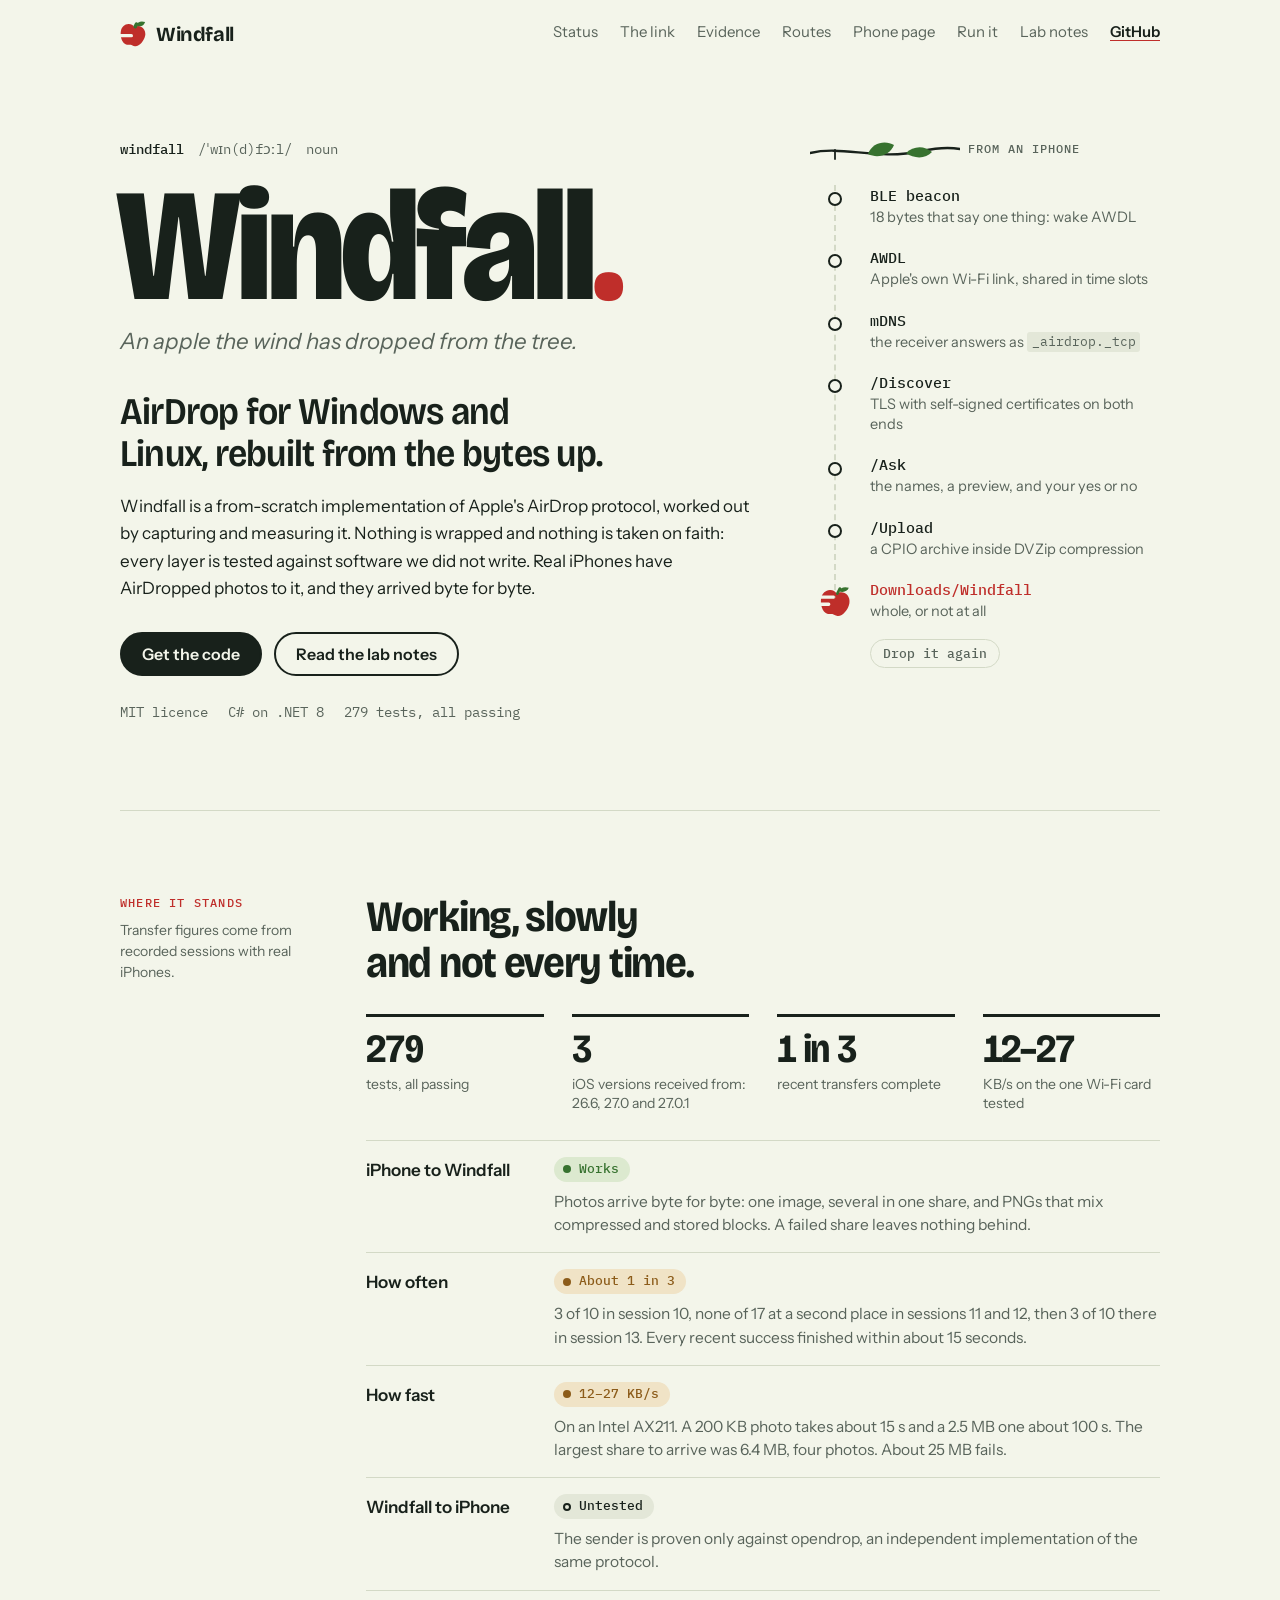
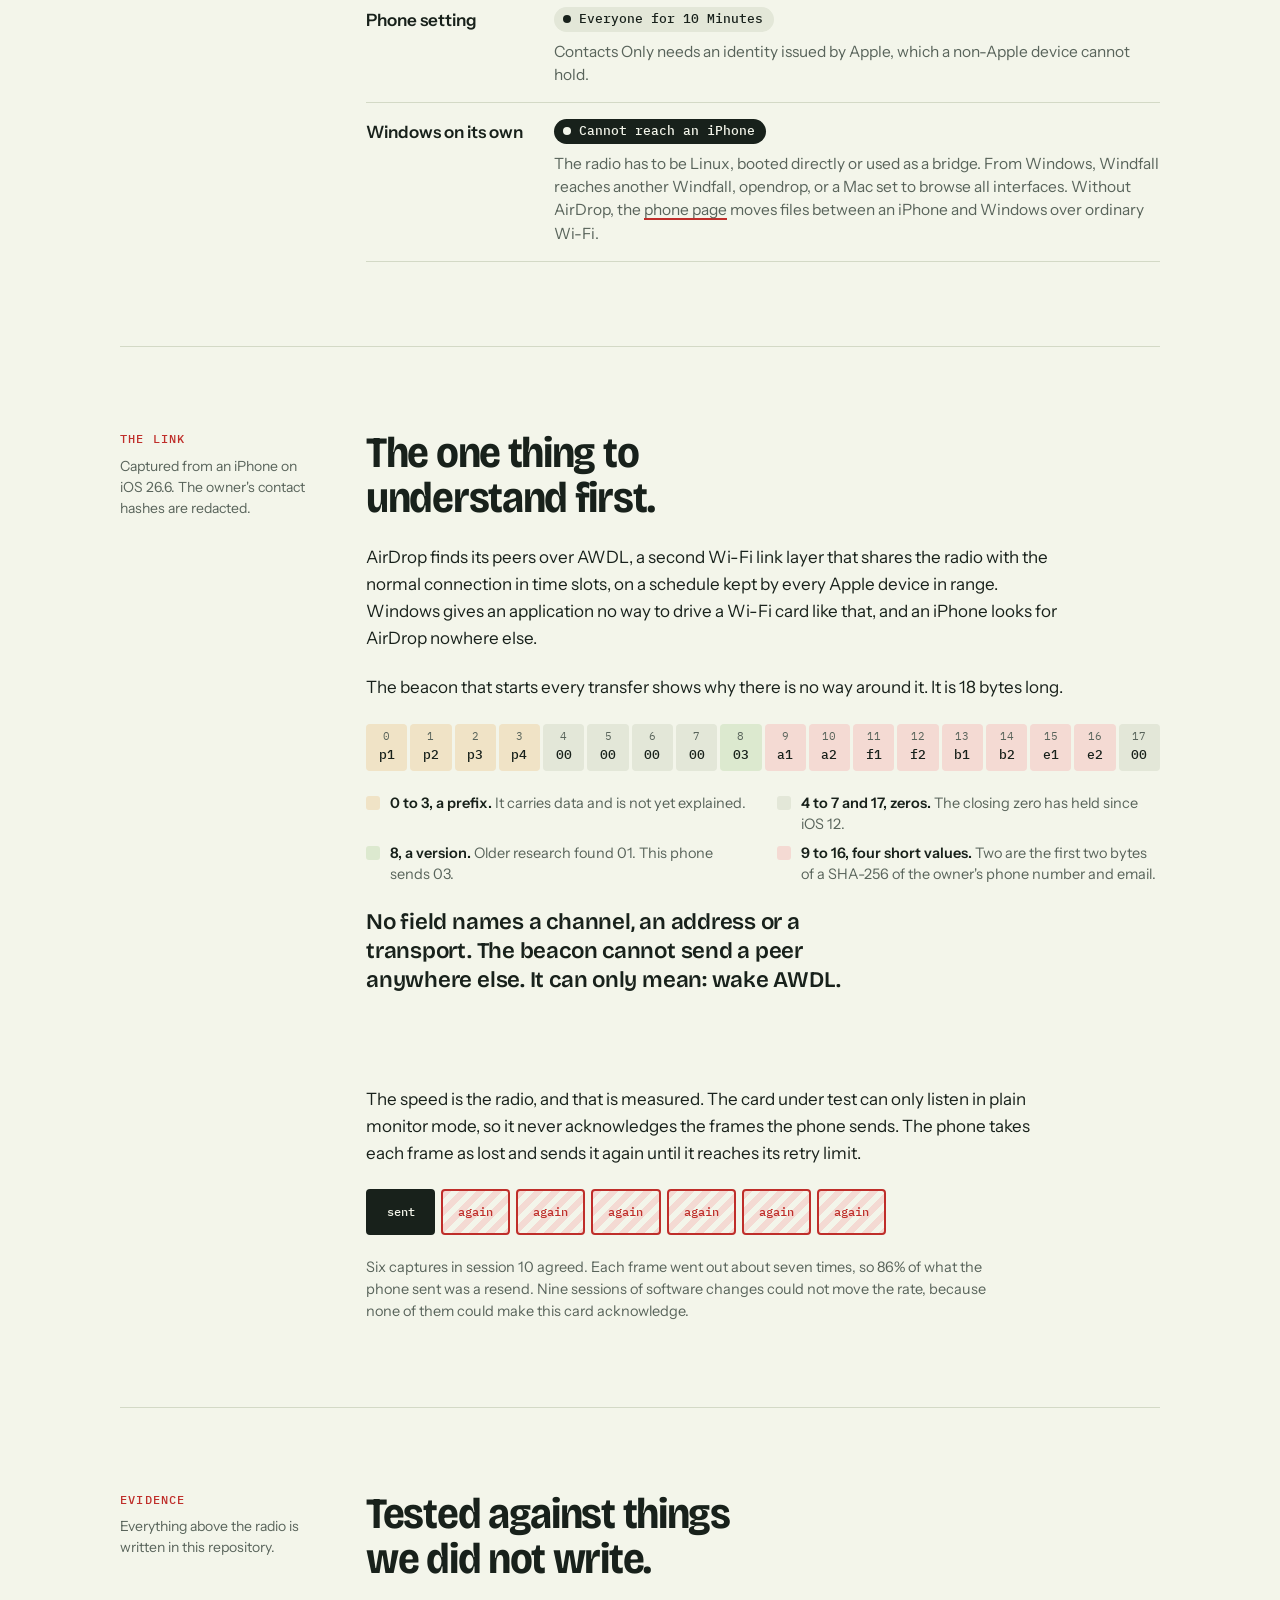
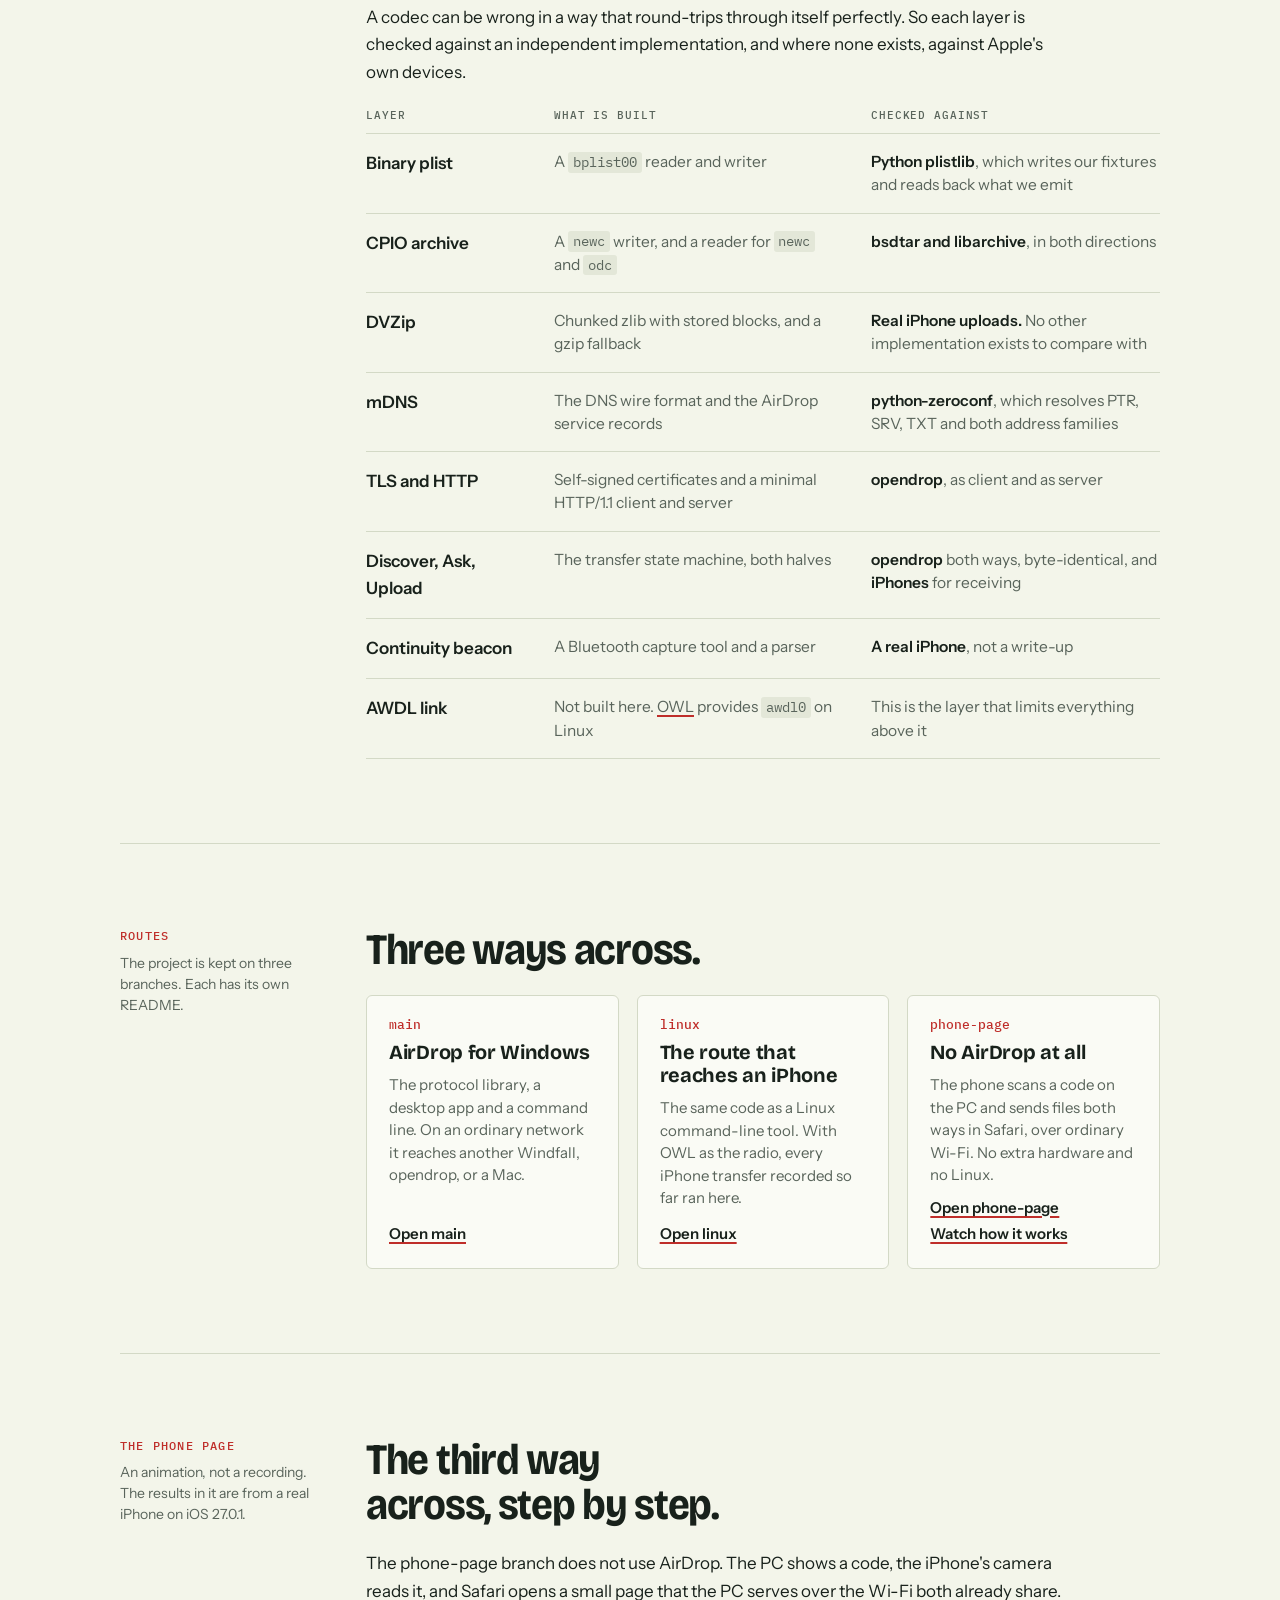
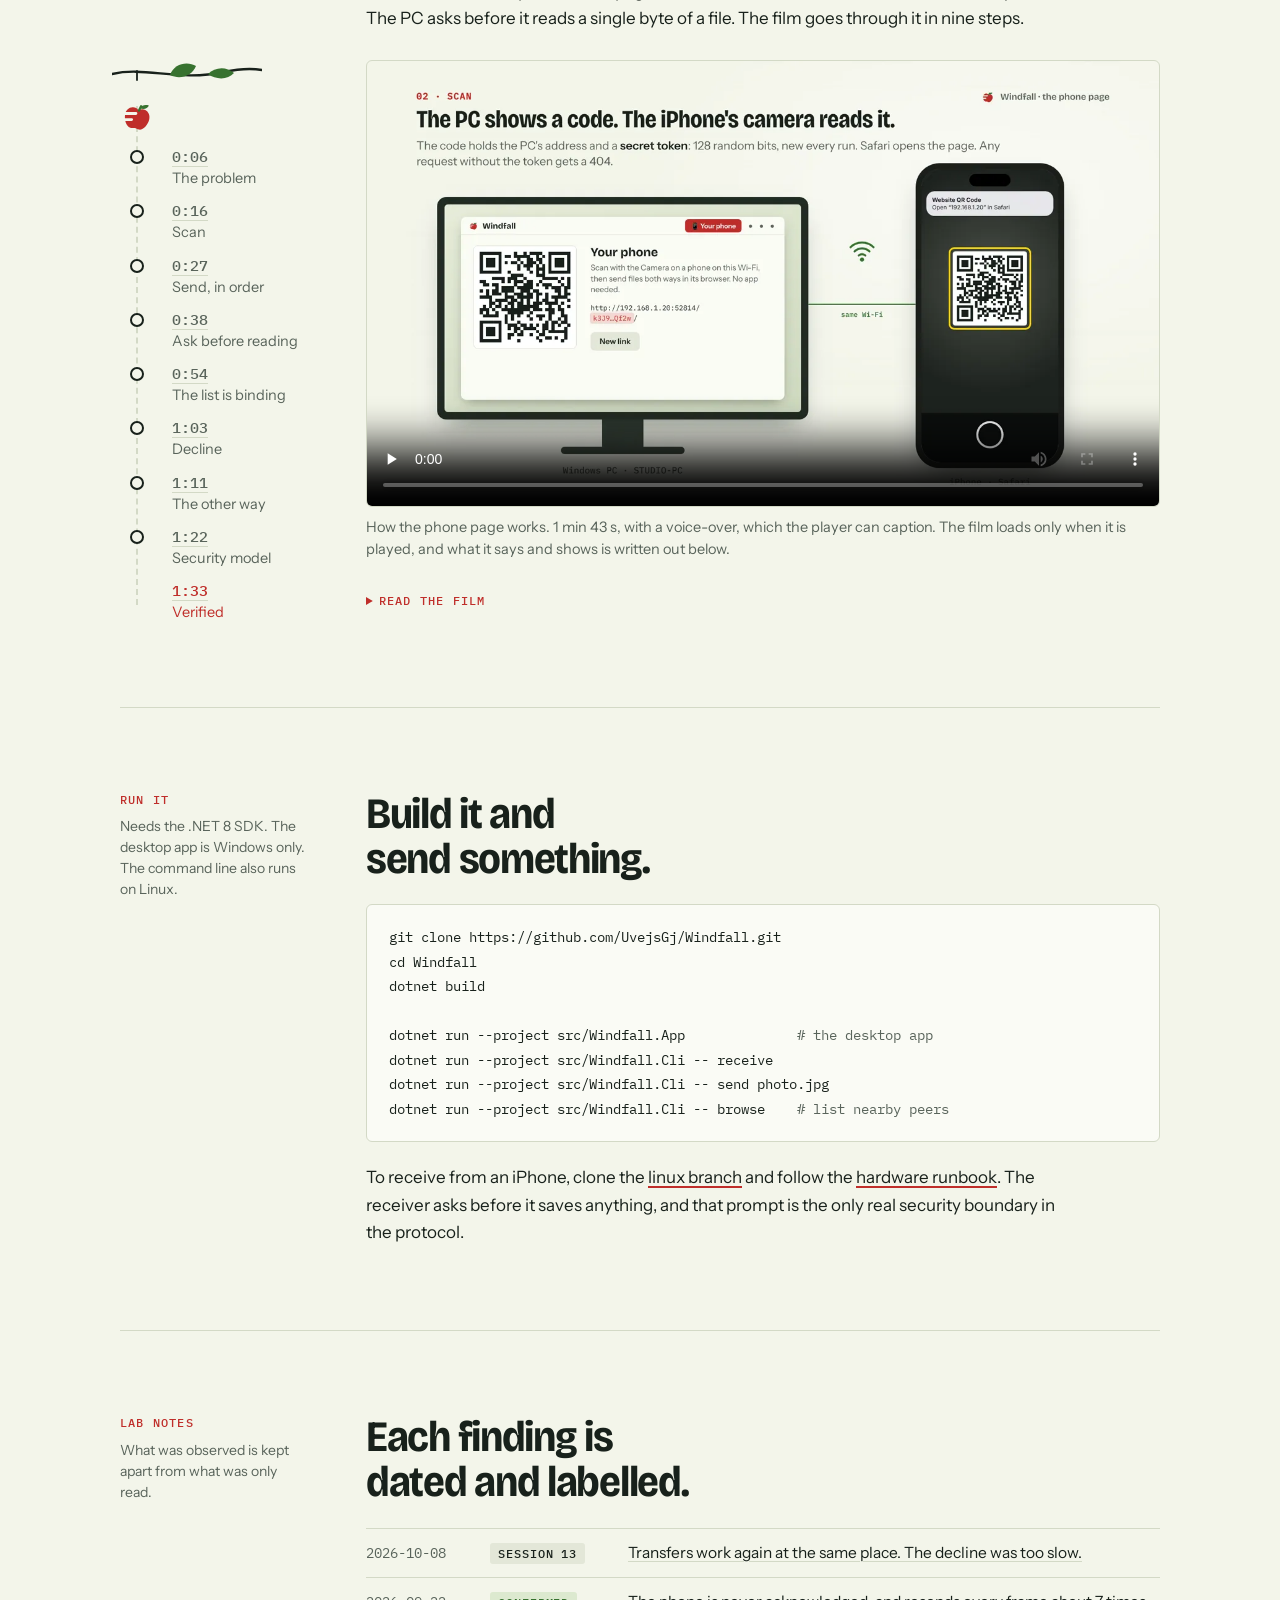
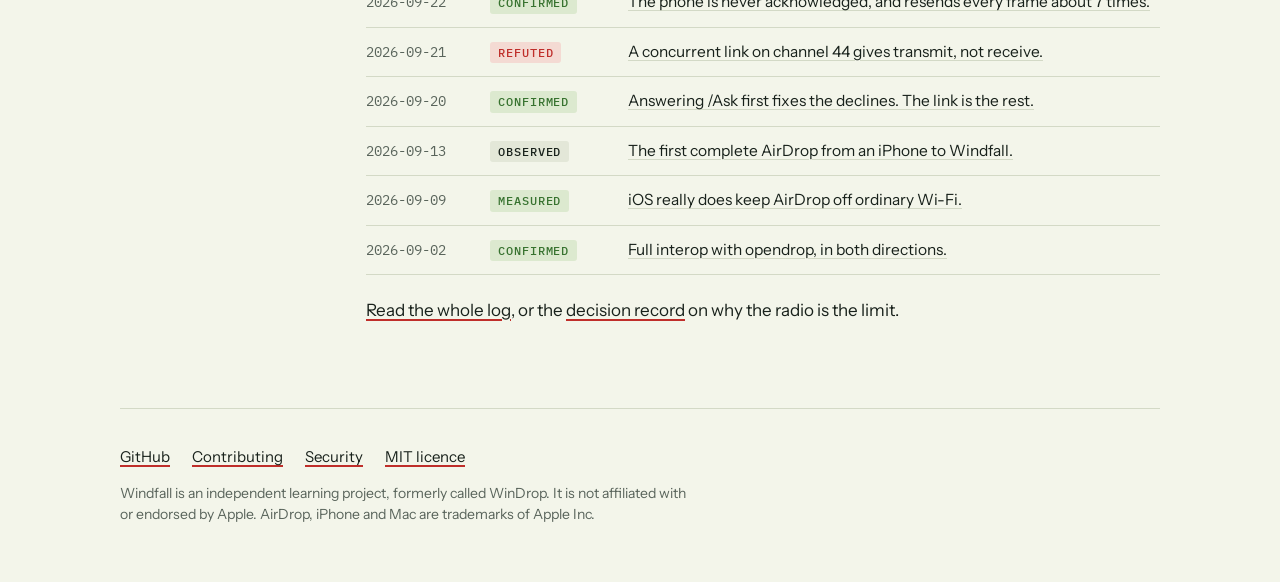
<file: index.html>
<!doctype html>
<html lang="en">
<head>
<meta charset="utf-8">
<meta name="viewport" content="width=device-width, initial-scale=1, viewport-fit=cover">
<title>Windfall</title>
<meta name="description" content="An AirDrop implementation for Windows and Linux, built from scratch by reverse-engineering the protocol and tested against real iPhones.">
<link rel="canonical" href="https://uvejsgj.github.io/windfall-site/">
<meta property="og:title" content="Windfall">
<meta property="og:description" content="AirDrop for Windows and Linux, rebuilt from the bytes up.">
<meta property="og:type" content="website">
<meta property="og:url" content="https://uvejsgj.github.io/windfall-site/">
<meta property="og:image" content="https://uvejsgj.github.io/windfall-site/social-card.png">
<meta property="og:image:width" content="1280">
<meta property="og:image:height" content="640">
<meta name="twitter:card" content="summary_large_image">
<link rel="icon" href="data:image/svg+xml,%3Csvg xmlns='http://www.w3.org/2000/svg' viewBox='0 0 16 16'%3E%3Cmask id='g' maskUnits='userSpaceOnUse' x='-4' y='-4' width='24' height='24'%3E%3Crect x='-4' y='-4' width='24' height='24' fill='%23fff'/%3E%3Cpath d='M-2 9H7' fill='none' stroke='%23000' stroke-width='2' stroke-linecap='round'/%3E%3C/mask%3E%3Cg mask='url(%23g)'%3E%3Cpath fill='%23BF2E2A' transform='translate(8.11 7.18) rotate(12) scale(0.2) translate(-50 -48)' d='M50 31C45 25 37 23 30 25C19 28 12 38 12 50C12 67 23 87 36 88C42 88.5 46 86 50 86C54 86 58 88.5 64 88C77 87 88 67 88 50C88 38 81 28 70 25C63 23 55 25 50 31Z'/%3E%3C/g%3E%3Cg fill='%2337722F' transform='translate(8.11 7.18) rotate(12) scale(0.2) translate(-50 -48)'%3E%3Crect x='46.5' y='14' width='11' height='20' rx='5.5' transform='rotate(14 52 30)'/%3E%3Cpath d='M54 24C56 12 66 7 79 8C78 20 68 28 54 24Z'/%3E%3C/g%3E%3C/svg%3E">
<link rel="stylesheet" href="https://fonts.googleapis.com/css2?family=Bricolage+Grotesque:opsz,wdth,wght@12..96,75..100,200..800&family=IBM+Plex+Mono:wght@400;500&family=Instrument+Sans:ital,wght@0,400..700;1,400..700&display=swap">
<link rel="stylesheet" href="site.css">
<script>
if ('IntersectionObserver' in window && !matchMedia('(prefers-reduced-motion: reduce)').matches) {
  document.documentElement.className = 'js';
  setTimeout(function () { if (!window.windfallReady) document.documentElement.className = ''; }, 2500);
}
</script>
<script src="site.js" defer></script>
</head>
<body>
<div class="page">

  <div class="top">
    <a class="brand" href="#top" aria-label="Windfall">
      <svg viewBox="0 0 16 16" aria-hidden="true"><mask id="wf-gust-a" maskUnits="userSpaceOnUse" x="-4" y="-4" width="24" height="24"><rect x="-4" y="-4" width="24" height="24" fill="#fff"/><path d="M-2 9H7" fill="none" stroke="#000" stroke-width="2" stroke-linecap="round"/></mask><g mask="url(#wf-gust-a)"><path fill="var(--skin)" transform="translate(8.11 7.18) rotate(12) scale(0.2) translate(-50 -48)" d="M50 31C45 25 37 23 30 25C19 28 12 38 12 50C12 67 23 87 36 88C42 88.5 46 86 50 86C54 86 58 88.5 64 88C77 87 88 67 88 50C88 38 81 28 70 25C63 23 55 25 50 31Z"/></g><g fill="var(--leaf)" transform="translate(8.11 7.18) rotate(12) scale(0.2) translate(-50 -48)"><rect x="46.5" y="14" width="11" height="20" rx="5.5" transform="rotate(14 52 30)"/><path d="M54 24C56 12 66 7 79 8C78 20 68 28 54 24Z"/></g></svg>
      Windfall
    </a>
    <nav aria-label="Sections">
      <a href="#status">Status</a>
      <a href="#link">The link</a>
      <a href="#evidence">Evidence</a>
      <a href="#routes">Routes</a>
      <a href="#phone-page">Phone page</a>
      <a href="#run">Run it</a>
      <a class="keep" href="notes.html">Lab notes</a>
      <a class="gh" href="https://github.com/UvejsGj/Windfall">GitHub</a>
    </nav>
  </div>

  <main id="top">
    <section class="hero">
      <div>
        <p class="defn"><b>windfall</b> <span>/ˈwɪn(d)fɔːl/</span> <span>noun</span></p>
        <h1>Windfall<span>.</span></h1>
        <p class="meaning">An apple the wind has dropped from the tree.</p>

        <p class="thesis">AirDrop for Windows and Linux, rebuilt from the bytes up.</p>
        <p class="lede">Windfall is a from-scratch implementation of Apple's AirDrop protocol, worked out by capturing and measuring it. Nothing is wrapped and nothing is taken on faith: every layer is tested against software we did not write. Real iPhones have AirDropped photos to it, and they arrived byte for byte.</p>

        <div class="cta">
          <a class="btn solid" href="https://github.com/UvejsGj/Windfall">Get the code</a>
          <a class="btn" href="notes.html">Read the lab notes</a>
        </div>
        <ul class="facts">
          <li>MIT licence</li>
          <li>C# on .NET 8</li>
          <li>279 tests, all passing</li>
        </ul>
      </div>

      <div class="drop-wrap">
        <svg class="twig" viewBox="0 0 150 46" aria-hidden="true">
          <path d="M0 14C34 6 66 22 112 12c14-3 26-4 38-2" fill="none" stroke="var(--seed)" stroke-width="2.4" stroke-linecap="round"/>
          <path d="M25 11v9" fill="none" stroke="var(--seed)" stroke-width="1.8" stroke-linecap="round"/>
          <path class="lf" d="M58 15C62 3 76 1 84 6 80 16 68 20 58 15Z" fill="var(--leaf)"/>
          <path class="lf" d="M96 14c8 6 20 6 26-1-8-7-19-6-26 1Z" fill="var(--leaf)"/>
        </svg>
        <span class="drop-cap">From an iPhone</span>
        <ol class="drop" aria-label="What a file passes through on its way in">
          <li style="--t:0s"><span class="st">BLE beacon</span><span class="sd">18 bytes that say one thing: wake AWDL</span></li>
          <li style="--t:.98s"><span class="st">AWDL</span><span class="sd">Apple's own Wi-Fi link, shared in time slots</span></li>
          <li style="--t:1.39s"><span class="st">mDNS</span><span class="sd">the receiver answers as <code>_airdrop._tcp</code></span></li>
          <li style="--t:1.7s"><span class="st">/Discover</span><span class="sd">TLS with self-signed certificates on both ends</span></li>
          <li style="--t:1.96s"><span class="st">/Ask</span><span class="sd">the names, a preview, and your yes or no</span></li>
          <li style="--t:2.19s"><span class="st">/Upload</span><span class="sd">a CPIO archive inside DVZip compression</span></li>
          <li class="land" style="--t:2.4s"><span class="st">Downloads/Windfall</span><span class="sd">whole, or not at all</span></li>
          <li class="apple" aria-hidden="true"><svg viewBox="0 0 100 100"><mask id="wf-gust-b" maskUnits="userSpaceOnUse" x="-20" y="-20" width="140" height="140"><rect x="-20" y="-20" width="140" height="140" fill="#fff"/><path d="M-20 43H47M-20 60H35" fill="none" stroke="#000" stroke-width="8" stroke-linecap="round"/></mask><g mask="url(#wf-gust-b)"><path fill="var(--skin)" transform="translate(51 50) rotate(12) scale(0.9) translate(-50 -48)" d="M50 31C45 25 37 23 30 25C19 28 12 38 12 50C12 67 23 87 36 88C42 88.5 46 86 50 86C54 86 58 88.5 64 88C77 87 88 67 88 50C88 38 81 28 70 25C63 23 55 25 50 31Z"/></g><g fill="var(--leaf)" transform="translate(51 50) rotate(12) scale(0.9) translate(-50 -48)"><rect x="48" y="12" width="7" height="22" rx="3.5" transform="rotate(14 51.5 30)"/><path d="M53 23C56 13 66 8 78 9C76 19 66 26 53 23Z"/></g></svg></li>
        </ol>
        <button class="again" type="button">Drop it again</button>
      </div>
    </section>

    <section class="sec" id="status">
      <header data-rise>
        <span class="label">Where it stands</span>
        <span class="note">Transfer figures come from recorded sessions with real iPhones.</span>
      </header>
      <div class="body">
        <h2 data-rise>Working, slowly and not every time.</h2>
        <dl class="figs">
          <div data-rise><dt data-count="279">279</dt><dd>tests, all passing</dd></div>
          <div data-rise><dt>3</dt><dd>iOS versions received from: 26.6, 27.0 and 27.0.1</dd></div>
          <div data-rise><dt>1 in 3</dt><dd>recent transfers complete</dd></div>
          <div data-rise><dt>12–27</dt><dd>KB/s on the one Wi-Fi card tested</dd></div>
        </dl>
        <ul class="rows">
          <li data-rise><span class="k">iPhone to Windfall</span><span class="chip ok">Works</span><span class="d">Photos arrive byte for byte: one image, several in one share, and PNGs that mix compressed and stored blocks. A failed share leaves nothing behind.</span></li>
          <li data-rise><span class="k">How often</span><span class="chip slow">About 1 in 3</span><span class="d">3 of 10 in session 10, none of 17 at a second place in sessions 11 and 12, then 3 of 10 there in session 13. Every recent success finished within about 15 seconds.</span></li>
          <li data-rise><span class="k">How fast</span><span class="chip slow">12–27 KB/s</span><span class="d">On an Intel AX211. A 200 KB photo takes about 15 s and a 2.5 MB one about 100 s. The largest share to arrive was 6.4 MB, four photos. About 25 MB fails.</span></li>
          <li data-rise><span class="k">Windfall to iPhone</span><span class="chip open">Untested</span><span class="d">The sender is proven only against opendrop, an independent implementation of the same protocol.</span></li>
          <li data-rise><span class="k">Phone setting</span><span class="chip">Everyone for 10 Minutes</span><span class="d">Contacts Only needs an identity issued by Apple, which a non-Apple device cannot hold.</span></li>
          <li data-rise><span class="k">Windows on its own</span><span class="chip no">Cannot reach an iPhone</span><span class="d">The radio has to be Linux, booted directly or used as a bridge. From Windows, Windfall reaches another Windfall, opendrop, or a Mac set to browse all interfaces. Without AirDrop, the <a href="#phone-page">phone page</a> moves files between an iPhone and Windows over ordinary Wi-Fi.</span></li>
        </ul>
      </div>
    </section>

    <section class="sec" id="link">
      <header data-rise>
        <span class="label">The link</span>
        <span class="note">Captured from an iPhone on iOS 26.6. The owner's contact hashes are redacted.</span>
      </header>
      <div class="body">
        <h2 data-rise>The one thing to understand first.</h2>
        <p data-rise>AirDrop finds its peers over AWDL, a second Wi-Fi link layer that shares the radio with the normal connection in time slots, on a schedule kept by every Apple device in range. Windows gives an application no way to drive a Wi-Fi card like that, and an iPhone looks for AirDrop nowhere else.</p>
        <p data-rise>The beacon that starts every transfer shows why there is no way around it. It is 18 bytes long.</p>

        <div class="bytes-wrap">
          <div class="bytes" role="img" aria-label="The 18 bytes of the AirDrop beacon: four prefix bytes, four zero bytes, a version byte of 03, eight bytes holding four two-byte values, and a closing zero.">
            <span data-rise class="pre"><i>0</i>p1</span><span data-rise class="pre"><i>1</i>p2</span><span data-rise class="pre"><i>2</i>p3</span><span data-rise class="pre"><i>3</i>p4</span>
            <span data-rise><i>4</i>00</span><span data-rise><i>5</i>00</span><span data-rise><i>6</i>00</span><span data-rise><i>7</i>00</span>
            <span data-rise class="ver"><i>8</i>03</span>
            <span data-rise class="hsh"><i>9</i>a1</span><span data-rise class="hsh"><i>10</i>a2</span><span data-rise class="hsh"><i>11</i>f1</span><span data-rise class="hsh"><i>12</i>f2</span><span data-rise class="hsh"><i>13</i>b1</span><span data-rise class="hsh"><i>14</i>b2</span><span data-rise class="hsh"><i>15</i>e1</span><span data-rise class="hsh"><i>16</i>e2</span>
            <span data-rise><i>17</i>00</span>
          </div>
        </div>
        <ul class="key" data-rise>
          <li class="pre"><span><b>0 to 3, a prefix.</b> It carries data and is not yet explained.</span></li>
          <li><span><b>4 to 7 and 17, zeros.</b> The closing zero has held since iOS 12.</span></li>
          <li class="ver"><span><b>8, a version.</b> Older research found 01. This phone sends 03.</span></li>
          <li class="hsh"><span><b>9 to 16, four short values.</b> Two are the first two bytes of a SHA-256 of the owner's phone number and email.</span></li>
        </ul>
        <p class="verdict" data-rise>No field names a channel, an address or a transport. The beacon cannot send a peer anywhere else. It can only mean: wake AWDL.</p>

        <h3 data-rise>Why it is slow</h3>
        <p data-rise>The speed is the radio, and that is measured. The card under test can only listen in plain monitor mode, so it never acknowledges the frames the phone sends. The phone takes each frame as lost and sends it again until it reaches its retry limit.</p>
        <div class="frames" data-rise role="img" aria-label="Seven transmissions of the same frame: one first attempt and six resends.">
          <span class="first" style="--i:0">sent</span><span style="--i:1">again</span><span style="--i:2">again</span><span style="--i:3">again</span><span style="--i:4">again</span><span style="--i:5">again</span><span style="--i:6">again</span>
        </div>
        <p class="small" data-rise>Six captures in session 10 agreed. Each frame went out about seven times, so 86% of what the phone sent was a resend. Nine sessions of software changes could not move the rate, because none of them could make this card acknowledge.</p>
      </div>
    </section>

    <section class="sec" id="evidence">
      <header data-rise>
        <span class="label">Evidence</span>
        <span class="note">Everything above the radio is written in this repository.</span>
      </header>
      <div class="body">
        <h2 data-rise>Tested against things we did not write.</h2>
        <p data-rise>A codec can be wrong in a way that round-trips through itself perfectly. So each layer is checked against an independent implementation, and where none exists, against Apple's own devices.</p>
        <ul class="rows stack">
          <li class="head"><span>Layer</span><span>What is built</span><span>Checked against</span></li>
          <li data-rise><span class="k">Binary plist</span><span class="d"><span class="cap">Built</span>A <code>bplist00</code> reader and writer</span><span class="d"><span class="cap">Checked against</span><b>Python plistlib</b>, which writes our fixtures and reads back what we emit</span></li>
          <li data-rise><span class="k">CPIO archive</span><span class="d"><span class="cap">Built</span>A <code>newc</code> writer, and a reader for <code>newc</code> and <code>odc</code></span><span class="d"><span class="cap">Checked against</span><b>bsdtar and libarchive</b>, in both directions</span></li>
          <li data-rise><span class="k">DVZip</span><span class="d"><span class="cap">Built</span>Chunked zlib with stored blocks, and a gzip fallback</span><span class="d"><span class="cap">Checked against</span><b>Real iPhone uploads.</b> No other implementation exists to compare with</span></li>
          <li data-rise><span class="k">mDNS</span><span class="d"><span class="cap">Built</span>The DNS wire format and the AirDrop service records</span><span class="d"><span class="cap">Checked against</span><b>python-zeroconf</b>, which resolves PTR, SRV, TXT and both address families</span></li>
          <li data-rise><span class="k">TLS and HTTP</span><span class="d"><span class="cap">Built</span>Self-signed certificates and a minimal HTTP/1.1 client and server</span><span class="d"><span class="cap">Checked against</span><b>opendrop</b>, as client and as server</span></li>
          <li data-rise><span class="k">Discover, Ask, Upload</span><span class="d"><span class="cap">Built</span>The transfer state machine, both halves</span><span class="d"><span class="cap">Checked against</span><b>opendrop</b> both ways, byte-identical, and <b>iPhones</b> for receiving</span></li>
          <li data-rise><span class="k">Continuity beacon</span><span class="d"><span class="cap">Built</span>A Bluetooth capture tool and a parser</span><span class="d"><span class="cap">Checked against</span><b>A real iPhone</b>, not a write-up</span></li>
          <li data-rise><span class="k">AWDL link</span><span class="d"><span class="cap">Built</span>Not built here. <a href="https://github.com/seemoo-lab/owl">OWL</a> provides <code>awdl0</code> on Linux</span><span class="d"><span class="cap">Checked against</span>This is the layer that limits everything above it</span></li>
        </ul>
      </div>
    </section>

    <section class="sec" id="routes">
      <header data-rise>
        <span class="label">Routes</span>
        <span class="note">The project is kept on three branches. Each has its own README.</span>
      </header>
      <div class="body">
        <h2 data-rise>Three ways across.</h2>
        <div class="routes">
          <article class="route" data-rise>
            <span class="br">main</span>
            <h3>AirDrop for Windows</h3>
            <p>The protocol library, a desktop app and a command line. On an ordinary network it reaches another Windfall, opendrop, or a Mac.</p>
            <a href="https://github.com/UvejsGj/Windfall">Open main</a>
          </article>
          <article class="route" data-rise>
            <span class="br">linux</span>
            <h3>The route that reaches an iPhone</h3>
            <p>The same code as a Linux command-line tool. With OWL as the radio, every iPhone transfer recorded so far ran here.</p>
            <a href="https://github.com/UvejsGj/Windfall/tree/linux">Open linux</a>
          </article>
          <article class="route" data-rise>
            <span class="br">phone-page</span>
            <h3>No AirDrop at all</h3>
            <p>The phone scans a code on the PC and sends files both ways in Safari, over ordinary Wi-Fi. No extra hardware and no Linux.</p>
            <p class="go"><a href="https://github.com/UvejsGj/Windfall/tree/phone-page">Open phone-page</a> <a href="#phone-page">Watch how it works</a></p>
          </article>
        </div>
      </div>
    </section>

    <section class="sec film" id="phone-page">
      <header data-rise>
        <span class="label">The phone page</span>
        <span class="note">An animation, not a recording. The results in it are from a real iPhone on iOS 27.0.1.</span>
      </header>
      <div class="body">
        <h2 data-rise>The third way across, step by step.</h2>
        <p data-rise>The phone-page branch does not use AirDrop. The PC shows a code, the iPhone's camera reads it, and Safari opens a small page that the PC serves over the Wi-Fi both already share. The PC asks before it reads a single byte of a file. The film goes through it in nine steps.</p>
      </div>

      <figure class="reel" data-rise>
        <div class="screen">
          <video controls playsinline preload="none" width="1920" height="1080" poster="data:image/svg+xml,%3Csvg xmlns='http://www.w3.org/2000/svg' viewBox='0 0 16 9'/%3E" aria-label="How the phone page works: a film with a voice-over, 1 min 43 s">
            <source data-theme="light" media="(prefers-color-scheme: light)" src="media/phone-page-light.webm" type='video/webm; codecs="av01.0.08M.08, opus"'>
            <source data-theme="light" media="(prefers-color-scheme: light)" src="media/phone-page-light.mp4" type='video/mp4; codecs="avc1.640032, mp4a.40.2"'>
            <source data-theme="dark" src="media/phone-page-dark.webm" type='video/webm; codecs="av01.0.08M.08, opus"'>
            <source data-theme="dark" src="media/phone-page-dark.mp4" type='video/mp4; codecs="avc1.640032, mp4a.40.2"'>
            <track kind="captions" src="media/phone-page.vtt" srclang="en" label="English">
            <p>This browser cannot play the film. <a href="media/phone-page-light.mp4">Download it</a> (MP4, 6 MB), or read it below.</p>
          </video>
        </div>
        <figcaption class="small">How the phone page works. 1 min 43 s, with a voice-over, which the player can caption. The film loads only when it is played, and what it says and shows is written out below.</figcaption>
      </figure>

      <div class="reel-wrap" data-rise>
        <svg class="twig" viewBox="0 0 150 46" aria-hidden="true">
          <path d="M0 14C34 6 66 22 112 12c14-3 26-4 38-2" fill="none" stroke="var(--seed)" stroke-width="2.4" stroke-linecap="round"/>
          <path d="M25 11v9" fill="none" stroke="var(--seed)" stroke-width="1.8" stroke-linecap="round"/>
          <path class="lf" d="M58 15C62 3 76 1 84 6 80 16 68 20 58 15Z" fill="var(--leaf)"/>
          <path class="lf" d="M96 14c8 6 20 6 26-1-8-7-19-6-26 1Z" fill="var(--leaf)"/>
        </svg>
        <ol class="reel-line" aria-label="Steps in the film">
          <li data-at="6"><a href="media/phone-page-light.mp4#t=6"><time class="st" datetime="PT6S">0:06</time><span class="sd">The problem</span></a><p class="hl">AirDrop needs a radio mode Windows can't drive. So use the Wi-Fi both devices already share.</p></li>
          <li data-at="16"><a href="media/phone-page-light.mp4#t=16"><time class="st" datetime="PT16S">0:16</time><span class="sd">Scan</span></a><p class="hl">The PC shows a code. The iPhone's camera reads it.</p></li>
          <li data-at="27.5"><a href="media/phone-page-light.mp4#t=27.5"><time class="st" datetime="PT27.5S">0:27</time><span class="sd">Send, in order</span></a><p class="hl">The phone sends the list first, then the files.</p></li>
          <li data-at="38.4"><a href="media/phone-page-light.mp4#t=38.4"><time class="st" datetime="PT38.4S">0:38</time><span class="sd">Ask before reading</span></a><p class="hl">The PC asks before it reads a single byte of a file. Accept, and the bytes flow at Wi-Fi speed.</p></li>
          <li data-at="54.4"><a href="media/phone-page-light.mp4#t=54.4"><time class="st" datetime="PT54.4S">0:54</time><span class="sd">The list is binding</span></a><p class="hl">What was agreed to is what lands on disk.</p></li>
          <li data-at="63.4"><a href="media/phone-page-light.mp4#t=63.4"><time class="st" datetime="PT1M3.4S">1:03</time><span class="sd">Decline</span></a><p class="hl">Say no, and the phone hears it.</p></li>
          <li data-at="71.9"><a href="media/phone-page-light.mp4#t=71.9"><time class="st" datetime="PT1M11.9S">1:11</time><span class="sd">The other way</span></a><p class="hl">The PC can offer files back to the phone.</p></li>
          <li data-at="82.4"><a href="media/phone-page-light.mp4#t=82.4"><time class="st" datetime="PT1M22.4S">1:22</time><span class="sd">Security model</span></a><p class="hl">Two locks, and plain HTTP on purpose.</p></li>
          <li class="land" data-at="93.4"><a href="media/phone-page-light.mp4#t=93.4"><time class="st" datetime="PT1M33.4S">1:33</time><span class="sd">Verified</span></a><p class="hl">Tested with a real iPhone on iOS 27.0.1.</p></li>
          <li class="apple" aria-hidden="true"><svg viewBox="0 0 100 100"><mask id="wf-gust-c" maskUnits="userSpaceOnUse" x="-20" y="-20" width="140" height="140"><rect x="-20" y="-20" width="140" height="140" fill="#fff"/><path d="M-20 43H47M-20 60H35" fill="none" stroke="#000" stroke-width="8" stroke-linecap="round"/></mask><g mask="url(#wf-gust-c)"><path fill="var(--skin)" transform="translate(51 50) rotate(12) scale(0.9) translate(-50 -48)" d="M50 31C45 25 37 23 30 25C19 28 12 38 12 50C12 67 23 87 36 88C42 88.5 46 86 50 86C54 86 58 88.5 64 88C77 87 88 67 88 50C88 38 81 28 70 25C63 23 55 25 50 31Z"/></g><g fill="var(--leaf)" transform="translate(51 50) rotate(12) scale(0.9) translate(-50 -48)"><rect x="48" y="12" width="7" height="22" rx="3.5" transform="rotate(14 51.5 30)"/><path d="M53 23C56 13 66 8 78 9C76 19 66 26 53 23Z"/></g></svg></li>
        </ol>
      </div>

      <details class="script" id="phone-page-words">
        <summary>Read the film</summary>
        <p class="small">The captions, what the voice says, and what each scene shows, in order.</p>
        <ol>
          <li><time datetime="PT0S">0:00</time><div>
            <p class="eb">Title</p>
            <h3 class="hd">Windfall</h3>
            <p class="said">How the phone page gets files between an iPhone and Windows. Ordinary Wi-Fi · no app · no extra hardware.</p>
            <p class="voice"><b>Voice</b> The phone page sends files between an iPhone and a Windows PC, over plain Wi-Fi.</p>
            <p class="seen"><b>On screen</b> The Windfall apple drops into place above the name.</p>
          </div></li>
          <li><time datetime="PT6S">0:06</time><div>
            <p class="eb">01 · The problem</p>
            <h3 class="hd">AirDrop needs a radio mode Windows can't drive.</h3>
            <p class="said">An iPhone only AirDrops over AWDL, Apple's second Wi-Fi link layer. Windows exposes no way to run it.</p>
            <p class="voice"><b>Voice</b> AirDrop needs Apple's own radio link, AWDL, and Windows can't run it.</p>
            <p class="seen"><b>On screen</b> A Windows PC, STUDIO-PC, shows Windfall with a Your phone button in its header, reading Ready: "iPhones only appear here over AWDL. For one on this Wi-Fi, use the phone button above." Beside it, an iPhone on its lock screen. A dashed red line between them, marked AirDrop · AWDL, is crossed out, and the phone's beacons stop at the cross.</p>
          </div></li>
          <li><time datetime="PT11.5S">0:11</time><div>
            <p class="eb">01 · The way round</p>
            <h3 class="hd">So use the Wi-Fi both devices already share.</h3>
            <p class="said">Windfall serves a small web page on the local network. It is not AirDrop, and it needs no Linux, no app on the phone and no extra hardware.</p>
            <p class="voice"><b>Voice</b> So the phone page uses the Wi-Fi both devices already share.</p>
            <p class="seen"><b>On screen</b> A solid green line marked same Wi-Fi takes its place. On the PC, the pointer clicks Your phone.</p>
          </div></li>
          <li><time datetime="PT16S">0:16</time><div>
            <p class="eb">02 · Scan</p>
            <h3 class="hd">The PC shows a code. The iPhone's camera reads it.</h3>
            <p class="said">The code holds the PC's address and a secret token: 128 random bits, new every run. Safari opens the page. Any request without the token gets a 404.</p>
            <p class="voice"><b>Voice</b> The PC shows a QR code, and the iPhone's camera reads it. It holds the PC's address and a secret token, new every run. Safari opens the page.</p>
            <p class="seen"><b>On screen</b> The PC shows a QR code, the address <code>http://192.168.1.20:52814/</code> with the token after it, and a New link button, under "Scan with the Camera on a phone on this Wi-Fi, then send files both ways in its browser. No app needed." The phone's camera frames the code and offers to open "192.168.1.20" in Safari. A request with the token crosses to the PC, the page comes back, and Safari shows STUDIO-PC: "Send files both ways over this Wi-Fi. No app needed."</p>
          </div></li>
          <li><time datetime="PT27.5S">0:27</time><div>
            <p class="eb">03 · Send, in order</p>
            <h3 class="hd">The phone sends the list first, then the files.</h3>
            <p class="said">One <code>POST /&lt;token&gt;/upload</code>. The form fields arrive in a fixed order, and the order is the point.</p>
            <p class="voice"><b>Voice</b> Pick five photos and tap Send. The upload is one request, and its order is the point: first the device, then the list of files, then the files.</p>
            <p class="seen"><b>On screen</b> On the phone, five photos are chosen, IMG_4101.jpeg to IMG_4105.jpeg, and Send 5 files is tapped. The phone reads "Waiting for STUDIO-PC to accept…". Then the three fields, in order. 1, <code>from</code>: a guess at the device, "iPhone", from the browser, for display only. 2, <code>manifest</code>: a JSON list of {name, size} for every file it is about to send. No list, no question: an upload without one is refused. 3, <code>file</code> × n: the files themselves. The PC reads the first one's headers, then stops and asks.</p>
          </div></li>
          <li><time datetime="PT38.4S">0:38</time><div>
            <p class="eb">04 · Ask before reading</p>
            <h3 class="hd">The PC asks before it reads a single byte of a file.</h3>
            <p class="said">The list is what the person sees. Until they answer, the upload waits in the socket and TCP holds the phone back, so nobody can push a file onto the PC unasked.</p>
            <p class="voice"><b>Voice</b> The PC reads the list, then stops and asks, before it reads a single byte of the files. The phone has to wait.</p>
            <p class="seen"><b>On screen</b> <code>from</code>, <code>manifest</code> and the first file's headers cross to the PC. It asks: "iPhone wants to send 5 files. 3.6 MB together. Nothing is saved unless you accept," and lists the five: IMG_4101.jpeg, 2.5 MB; IMG_4102.jpeg, 412 KB; IMG_4103.jpeg, 388 KB; IMG_4104.jpeg, 201 KB; IMG_4105.jpeg, 96 KB. The rest of the upload is marked held by TCP. The pointer clicks Accept.</p>
          </div></li>
          <li><time datetime="PT46.3S">0:46</time><div>
            <p class="eb">04 · Accepted</p>
            <h3 class="hd">Accept, and the bytes flow at Wi-Fi speed.</h3>
            <p class="said">Files are staged, then committed all or nothing. Five photos, 3.6 MB together, arrived intact from a real iPhone.</p>
            <p class="voice"><b>Voice</b> Accept, and the photos stream across at Wi-Fi speed. They're saved together, or not at all.</p>
            <p class="seen"><b>On screen</b> The PC reads "Receiving from iPhone…" and ticks off each file in <code>Downloads\Windfall</code>, then reads "Saved 5 files from iPhone". A 200 OK goes back, and the phone reads "Sent 5 files."</p>
          </div></li>
          <li><time datetime="PT54.4S">0:54</time><div>
            <p class="eb">05 · The list is binding</p>
            <h3 class="hd">What was agreed to is what lands on disk.</h3>
            <p class="said">Each file is saved under the name the list gave it and may be no larger than the list said. Any mismatch fails the whole upload.</p>
            <p class="voice"><b>Voice</b> What you agree to is what gets saved. Files keep their listed names. If one is bigger than listed, or the count is off, nothing is kept.</p>
            <p class="seen"><b>On screen</b> Agreed at the prompt: photo.jpg, 1.2 MB, 1 file. What the page sent: photo.exe, 40 MB, 2 files. A not-equal sign stands between them. Then four rules: name taken from the list; no larger than listed; count must match; a mismatch fails the whole upload, and nothing is kept.</p>
          </div></li>
          <li><time datetime="PT1M3.4S">1:03</time><div>
            <p class="eb">06 · Decline</p>
            <h3 class="hd">Say no, and the phone hears it.</h3>
            <p class="said">The refusal goes out while the phone is still uploading. Safari shows "Declined on" the PC's name, and nothing is left behind: no file, no staging folder.</p>
            <p class="voice"><b>Voice</b> This time, one photo. Decline it, and the phone is told at once. Nothing is left behind on the PC.</p>
            <p class="seen"><b>On screen</b> The phone sends one file, IMG_4120.jpeg, 1.6 MB, and the PC asks about it. The pointer clicks Decline, a 403 Declined crosses back, and the phone reads "Declined on STUDIO-PC." The PC reads "The phone was told. Nothing was written: no file, no staging folder," and its staging folder, <code>Downloads\Windfall\.incoming-…</code>, is marked removed.</p>
          </div></li>
          <li><time datetime="PT1M11.9S">1:11</time><div>
            <p class="eb">07 · The other way</p>
            <h3 class="hd">The PC can offer files back to the phone.</h3>
            <p class="said">Only while the phone sheet is open. Each offer has a generation number, so an old link stops working the moment the offer changes. Downloads land in the Files app.</p>
            <p class="voice"><b>Voice</b> Files can go the other way too. While the sheet is open, the PC offers files, and the phone saves them to its Files app. Links to an old offer stop working.</p>
            <p class="seen"><b>On screen</b> Under "Offered to the phone", the PC lists holiday-01.jpg, 3.1 MB; holiday-02.jpg, 2.8 MB; and clip.mp4, 24 MB, as offer #4, while its sheet is open. The phone page lists them under From STUDIO-PC, with the note "Downloads go to the Files app. To put a photo in Photos, open it there and tap Share, then Save Image." The phone downloads holiday-01.jpg with <code>GET /&lt;token&gt;/files/4/0</code>, and a banner reads "Download complete: holiday-01.jpg saved to Files". A request for the offer before, <code>GET /&lt;token&gt;/files/3/0</code>, gets a 404.</p>
          </div></li>
          <li><time datetime="PT1M22.4S">1:22</time><div>
            <p class="eb">08 · Security model</p>
            <h3 class="hd">Two locks, and plain HTTP on purpose.</h3>
            <p class="said">Safari shows a full-page warning for a self-signed certificate. Rather than teach people to click through it, the page relies on the token, the prompt and the Wi-Fi's own encryption.</p>
            <p class="voice"><b>Voice</b> Two locks keep it safe: the secret token in the address, and the question on the PC. It's plain HTTP, so use it on a network you trust.</p>
            <p class="seen"><b>On screen</b> Lock 1, the token: 128 random bits as the first path segment, compared in constant time. A wrong or missing token gets the same 404 as a page that doesn't exist. Lock 2, the prompt: anyone with the link can ask to send files, but nothing is written until the person at the PC agrees, and New link takes the address back. Protected: from outsiders, by the Wi-Fi's encryption, and from others on the network without the link, by the token. Not protected: from someone on the same network who can intercept traffic. So: home and other trusted networks.</p>
          </div></li>
          <li><time datetime="PT1M33.4S">1:33</time><div>
            <p class="eb">09 · Verified</p>
            <h3 class="hd">Tested with a real iPhone on iOS 27.0.1.</h3>
            <p class="said">The Windfall app on plain Windows, over home Wi-Fi.</p>
            <p class="voice"><b>Voice</b> These four were tested with a real iPhone, on iOS 27. Not AirDrop. Just the Wi-Fi you already have.</p>
            <p class="seen"><b>On screen</b> Four results, each ticked. The camera read the code from the app; Safari opened the page. One photo, then five in one send, arrived intact (Safari converts HEIC to JPEG). A decline reached the phone as "Declined on", leaving nothing behind. Five images and a video downloaded from the PC to the phone. It ends on "Not AirDrop. Just the Wi-Fi you already have." and uvejsgj.github.io/windfall-site, then fades to the colour of the page.</p>
          </div></li>
        </ol>
      </details>
    </section>

    <section class="sec" id="run">
      <header data-rise>
        <span class="label">Run it</span>
        <span class="note">Needs the .NET 8 SDK. The desktop app is Windows only. The command line also runs on Linux.</span>
      </header>
      <div class="body">
        <h2 data-rise>Build it and send something.</h2>
<pre data-rise><code>git clone https://github.com/UvejsGj/Windfall.git
cd Windfall
dotnet build

dotnet run --project src/Windfall.App              <span class="c"># the desktop app</span>
dotnet run --project src/Windfall.Cli -- receive
dotnet run --project src/Windfall.Cli -- send photo.jpg
dotnet run --project src/Windfall.Cli -- browse    <span class="c"># list nearby peers</span></code></pre>
        <p data-rise>To receive from an iPhone, clone the <a href="https://github.com/UvejsGj/Windfall/tree/linux">linux branch</a> and follow the <a href="https://github.com/UvejsGj/Windfall/blob/main/docs/bridge-hardware-setup.md">hardware runbook</a>. The receiver asks before it saves anything, and that prompt is the only real security boundary in the protocol.</p>
      </div>
    </section>

    <section class="sec" id="notes">
      <header data-rise>
        <span class="label">Lab notes</span>
        <span class="note">What was observed is kept apart from what was only read.</span>
      </header>
      <div class="body">
        <h2 data-rise>Each finding is dated and labelled.</h2>
        <ul class="log">
          <li data-rise><time datetime="2026-10-08">2026-10-08</time><span class="v">SESSION 13</span><span><a href="notes.html#2026-10-08--session-13-transfers-work-again-at-the-same-place-the-decline-was-too-slow">Transfers work again at the same place. The decline was too slow.</a></span></li>
          <li data-rise><time datetime="2026-09-22">2026-09-22</time><span class="v yes">CONFIRMED</span><span><a href="notes.html#2026-09-22--confirmed-the-phone-is-never-acknowledged-and-resends-every-frame-7-times">The phone is never acknowledged, and resends every frame about 7 times.</a></span></li>
          <li data-rise><time datetime="2026-09-21">2026-09-21</time><span class="v nope">REFUTED</span><span><a href="notes.html#2026-09-21--refuted-a-concurrent-link-on-44-gives-transmit-not-receive">A concurrent link on channel 44 gives transmit, not receive.</a></span></li>
          <li data-rise><time datetime="2026-09-20">2026-09-20</time><span class="v yes">CONFIRMED</span><span><a href="notes.html#2026-09-20--confirmed-answering-ask-first-fixes-the-declines-the-link-is-the-rest">Answering /Ask first fixes the declines. The link is the rest.</a></span></li>
          <li data-rise><time datetime="2026-09-13">2026-09-13</time><span class="v">OBSERVED</span><span><a href="notes.html#2026-09-13--observed-the-first-complete-airdrop-from-an-iphone-to-windfall">The first complete AirDrop from an iPhone to Windfall.</a></span></li>
          <li data-rise><time datetime="2026-09-09">2026-09-09</time><span class="v yes">MEASURED</span><span><a href="notes.html#2026-09-09--measured-ios-really-does-keep-airdrop-off-ordinary-wi-fi">iOS really does keep AirDrop off ordinary Wi-Fi.</a></span></li>
          <li data-rise><time datetime="2026-09-02">2026-09-02</time><span class="v yes">CONFIRMED</span><span><a href="notes.html#2026-09-02--confirmed-full-interop-with-opendrop">Full interop with opendrop, in both directions.</a></span></li>
        </ul>
        <p data-rise><a href="notes.html">Read the whole log</a>, or the <a href="https://github.com/UvejsGj/Windfall/blob/main/docs/adr-001-transport-selection.md">decision record</a> on why the radio is the limit.</p>
      </div>
    </section>
  </main>

  <footer>
    <nav aria-label="Project">
      <a href="https://github.com/UvejsGj/Windfall">GitHub</a>
      <a href="https://github.com/UvejsGj/Windfall/blob/main/CONTRIBUTING.md">Contributing</a>
      <a href="https://github.com/UvejsGj/Windfall/blob/main/SECURITY.md">Security</a>
      <a href="https://github.com/UvejsGj/Windfall/blob/main/LICENSE">MIT licence</a>
    </nav>
    <p>Windfall is an independent learning project, formerly called WinDrop. It is not affiliated with or endorsed by Apple. AirDrop, iPhone and Mac are trademarks of Apple Inc.</p>
  </footer>

</div>
</body>
</html>
</file>
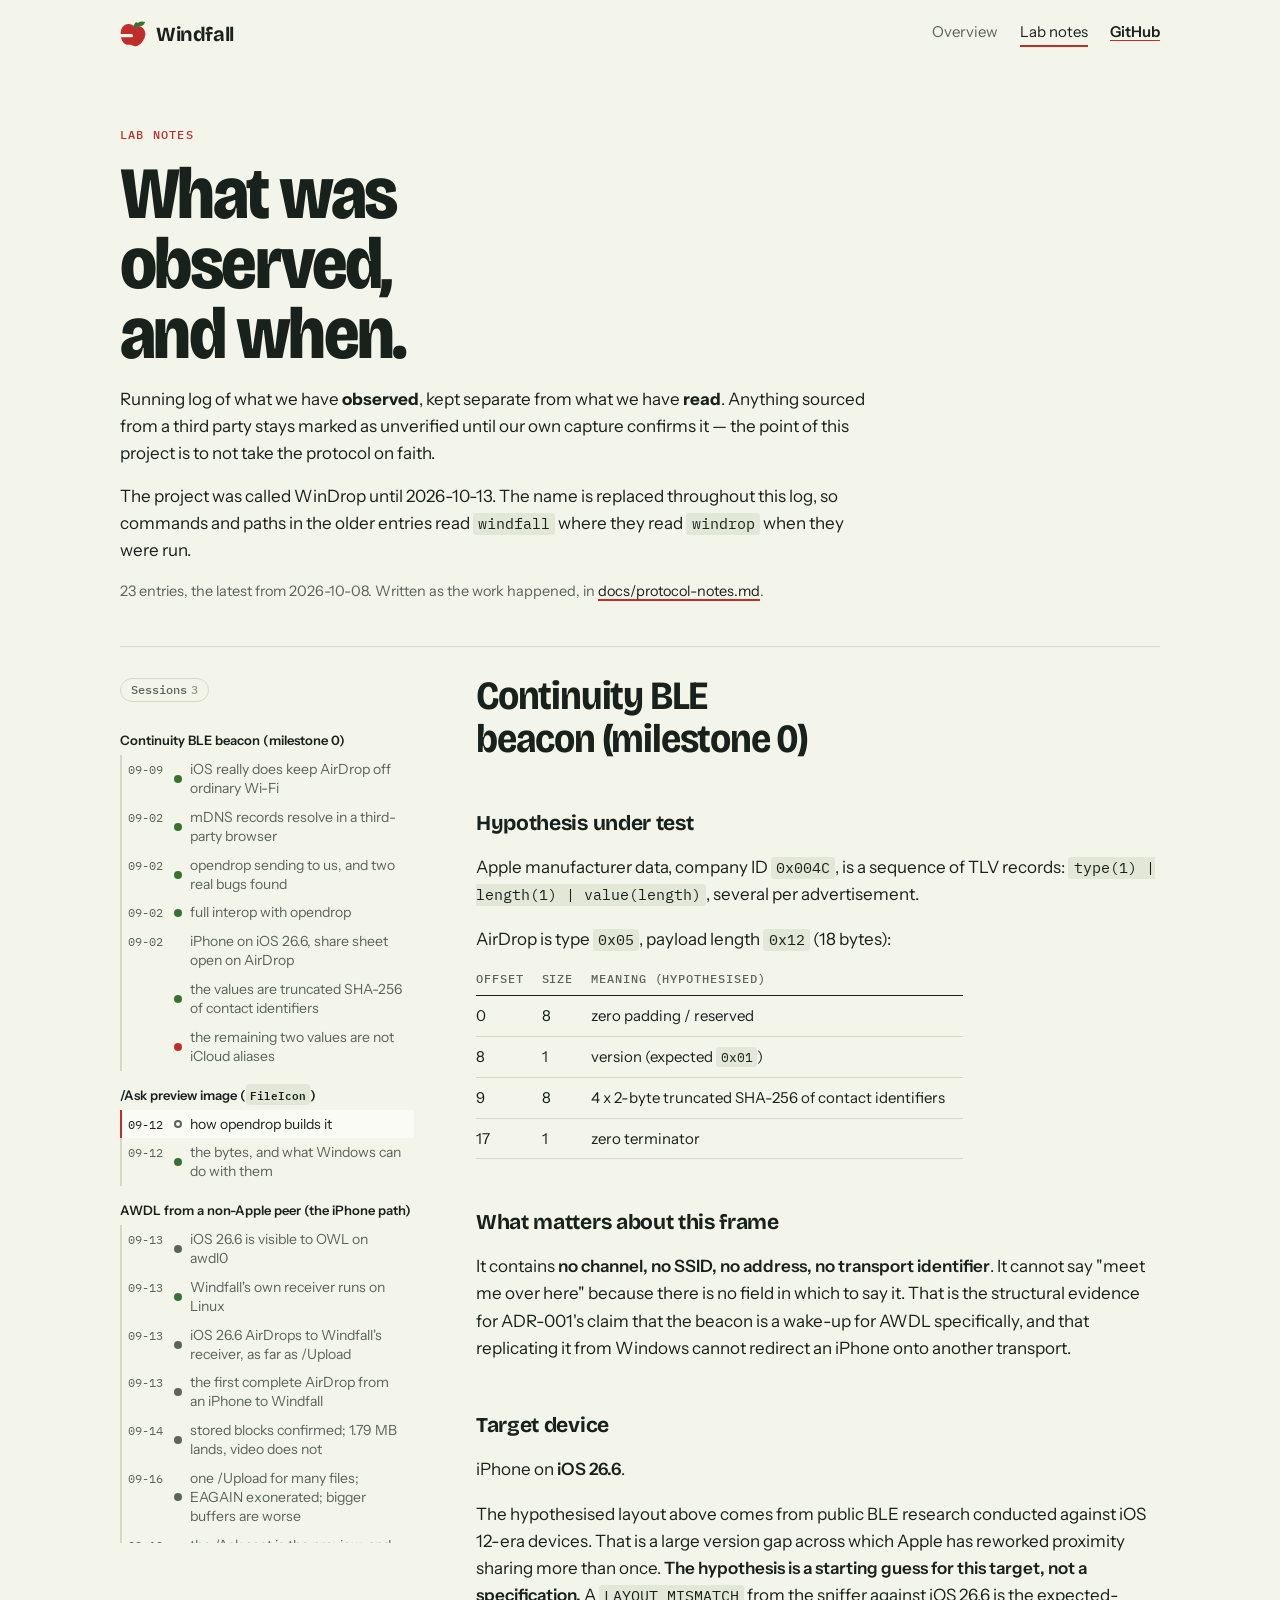
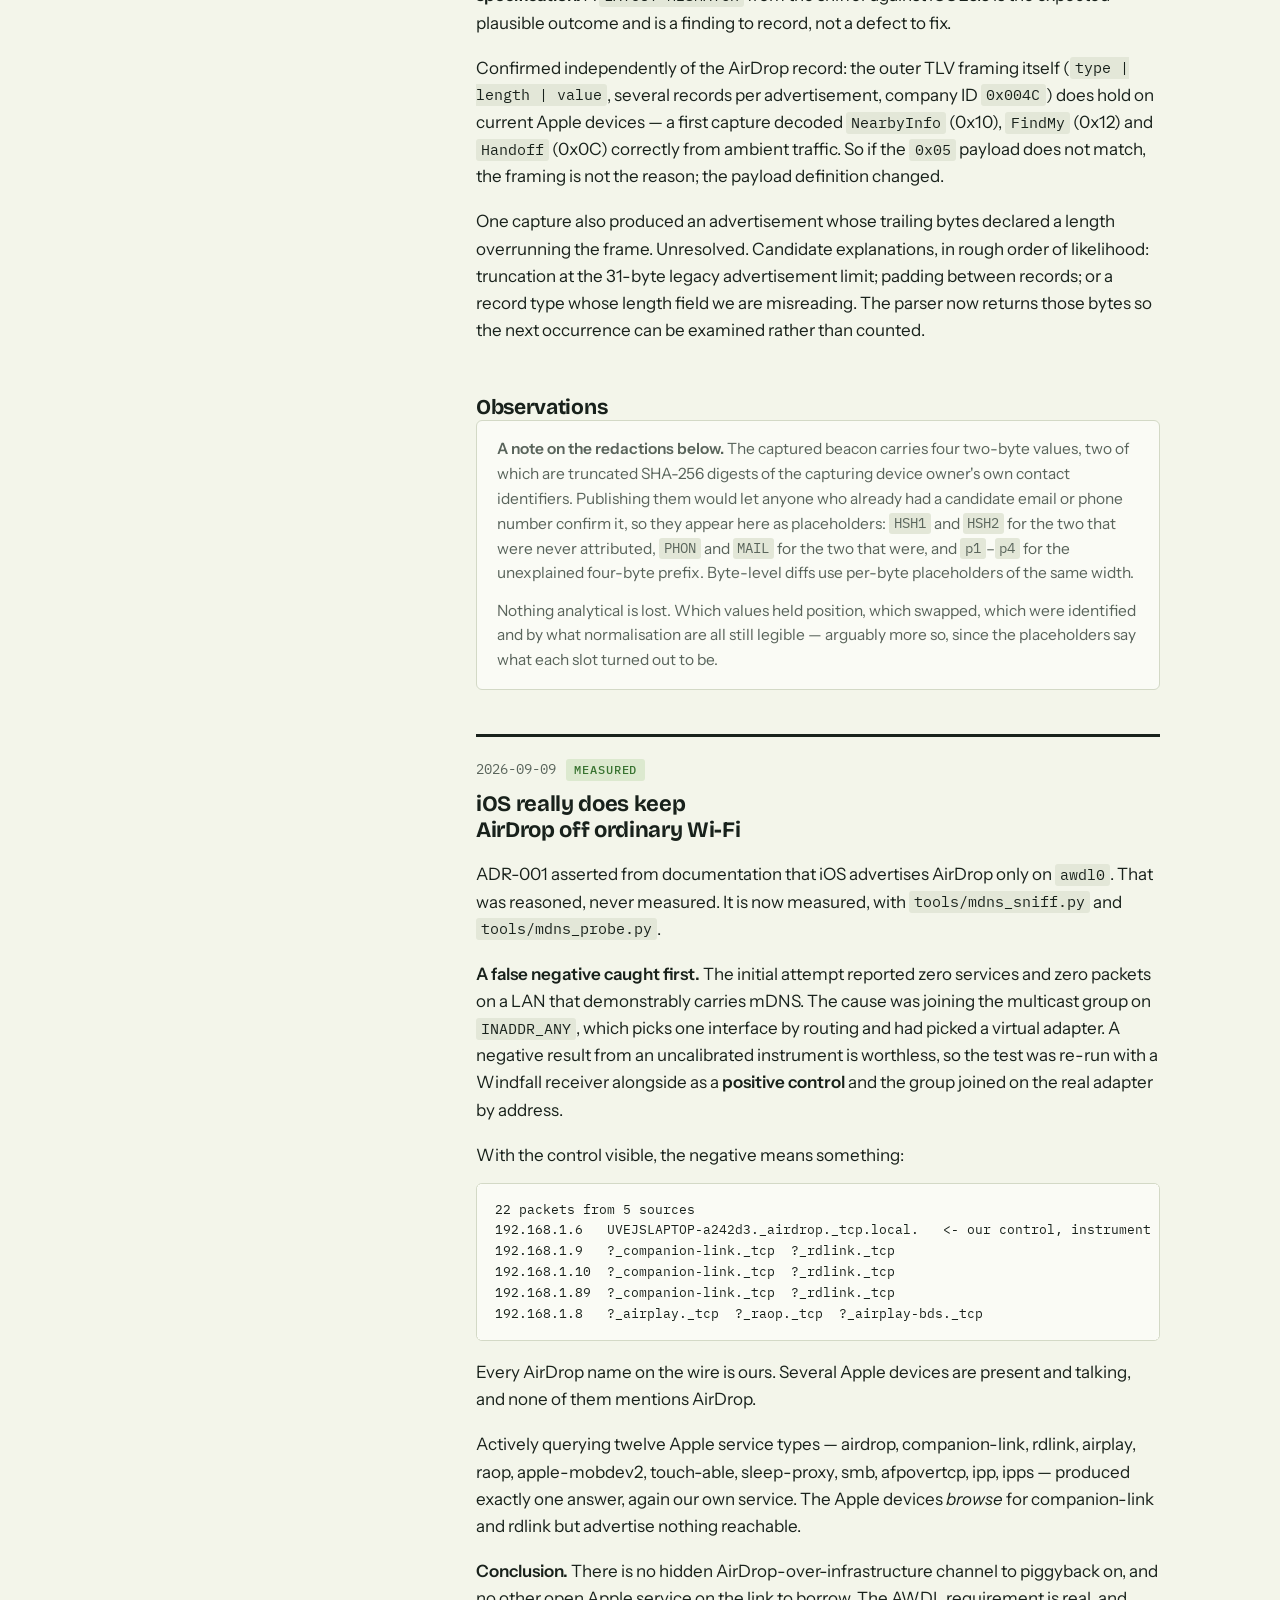
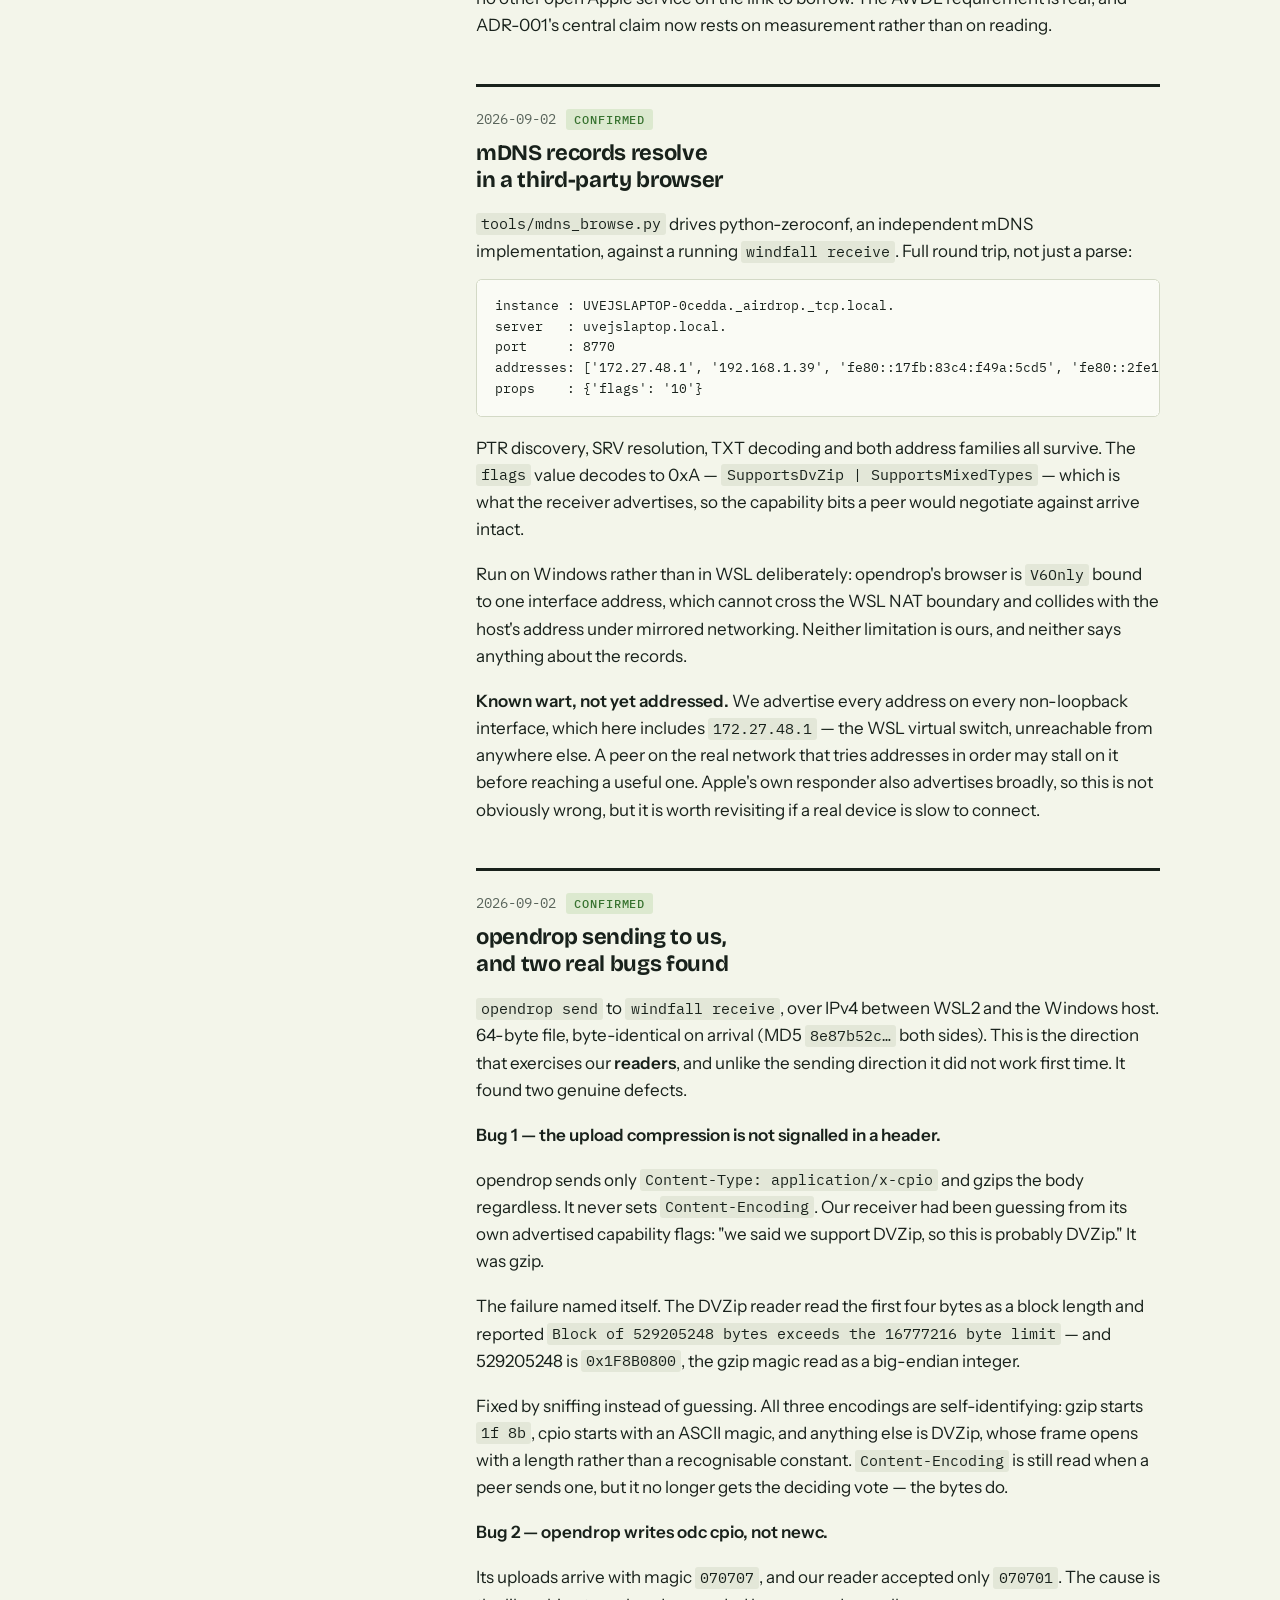
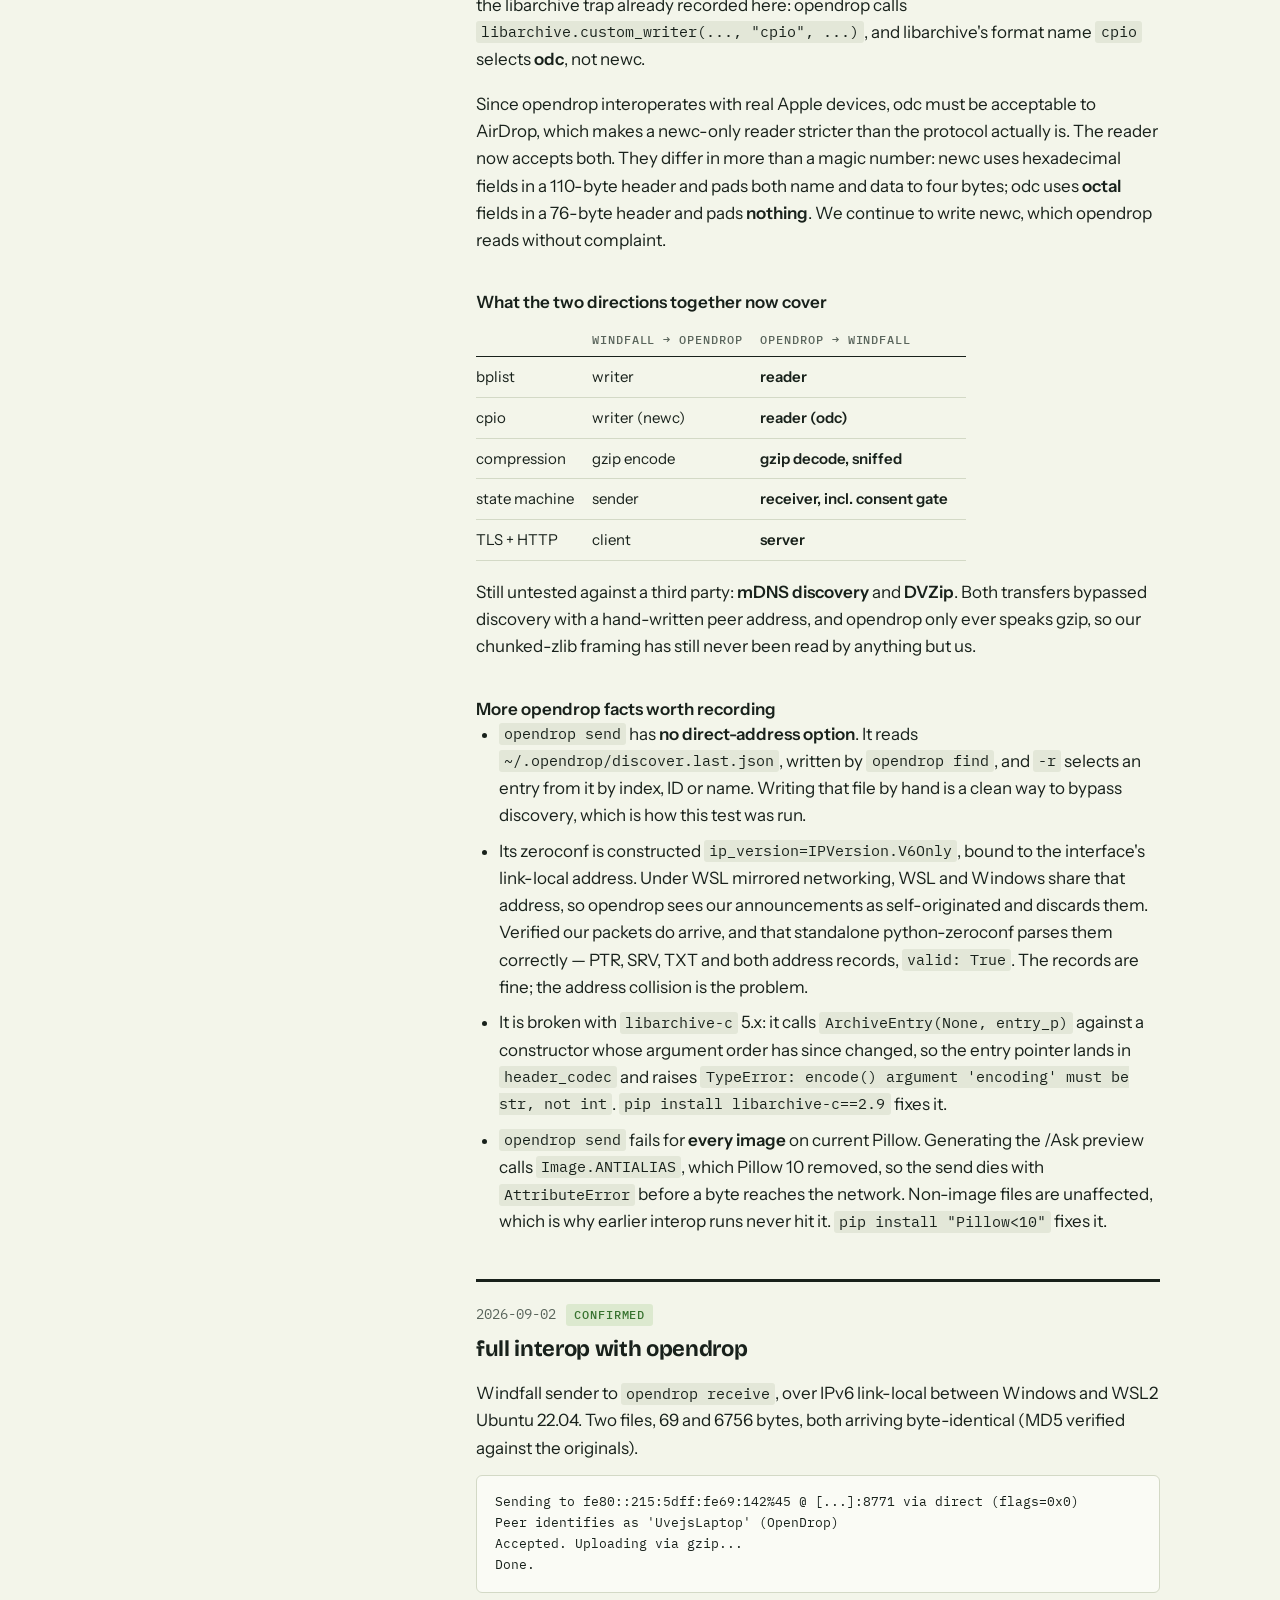
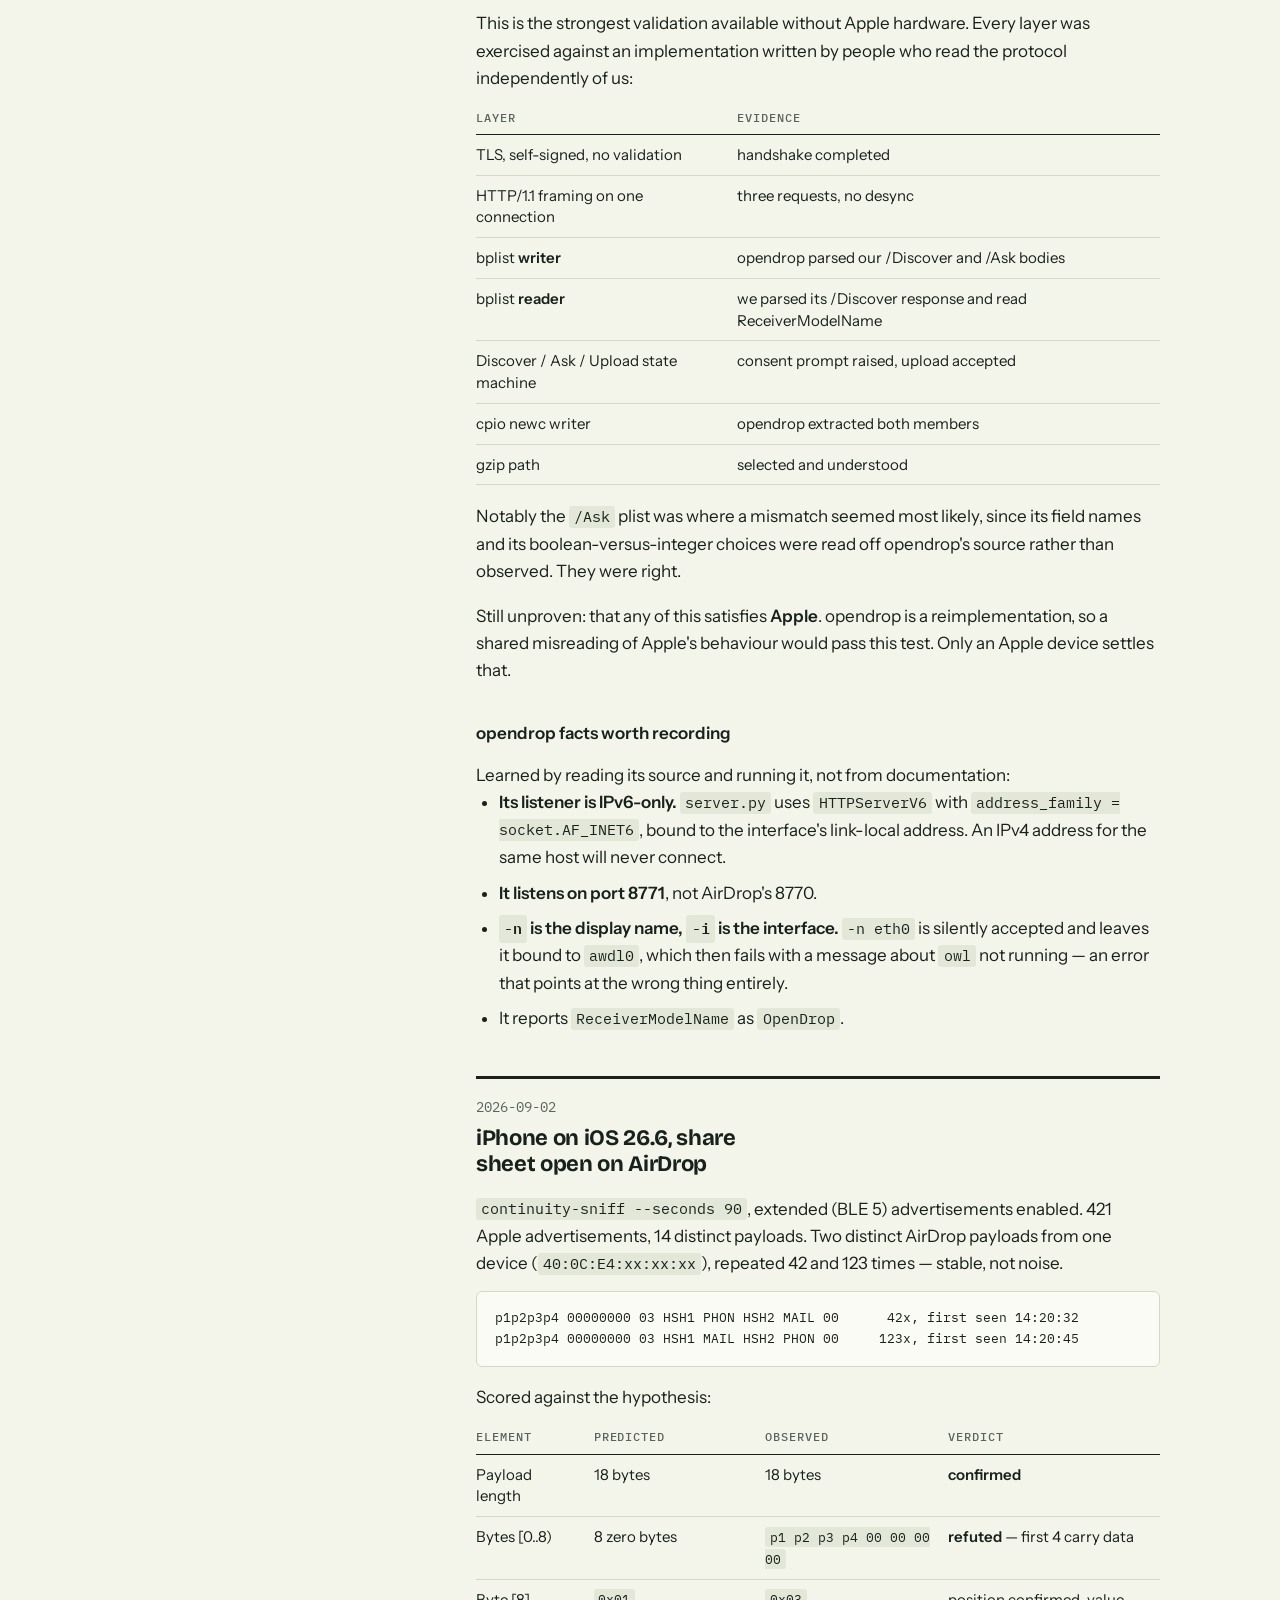
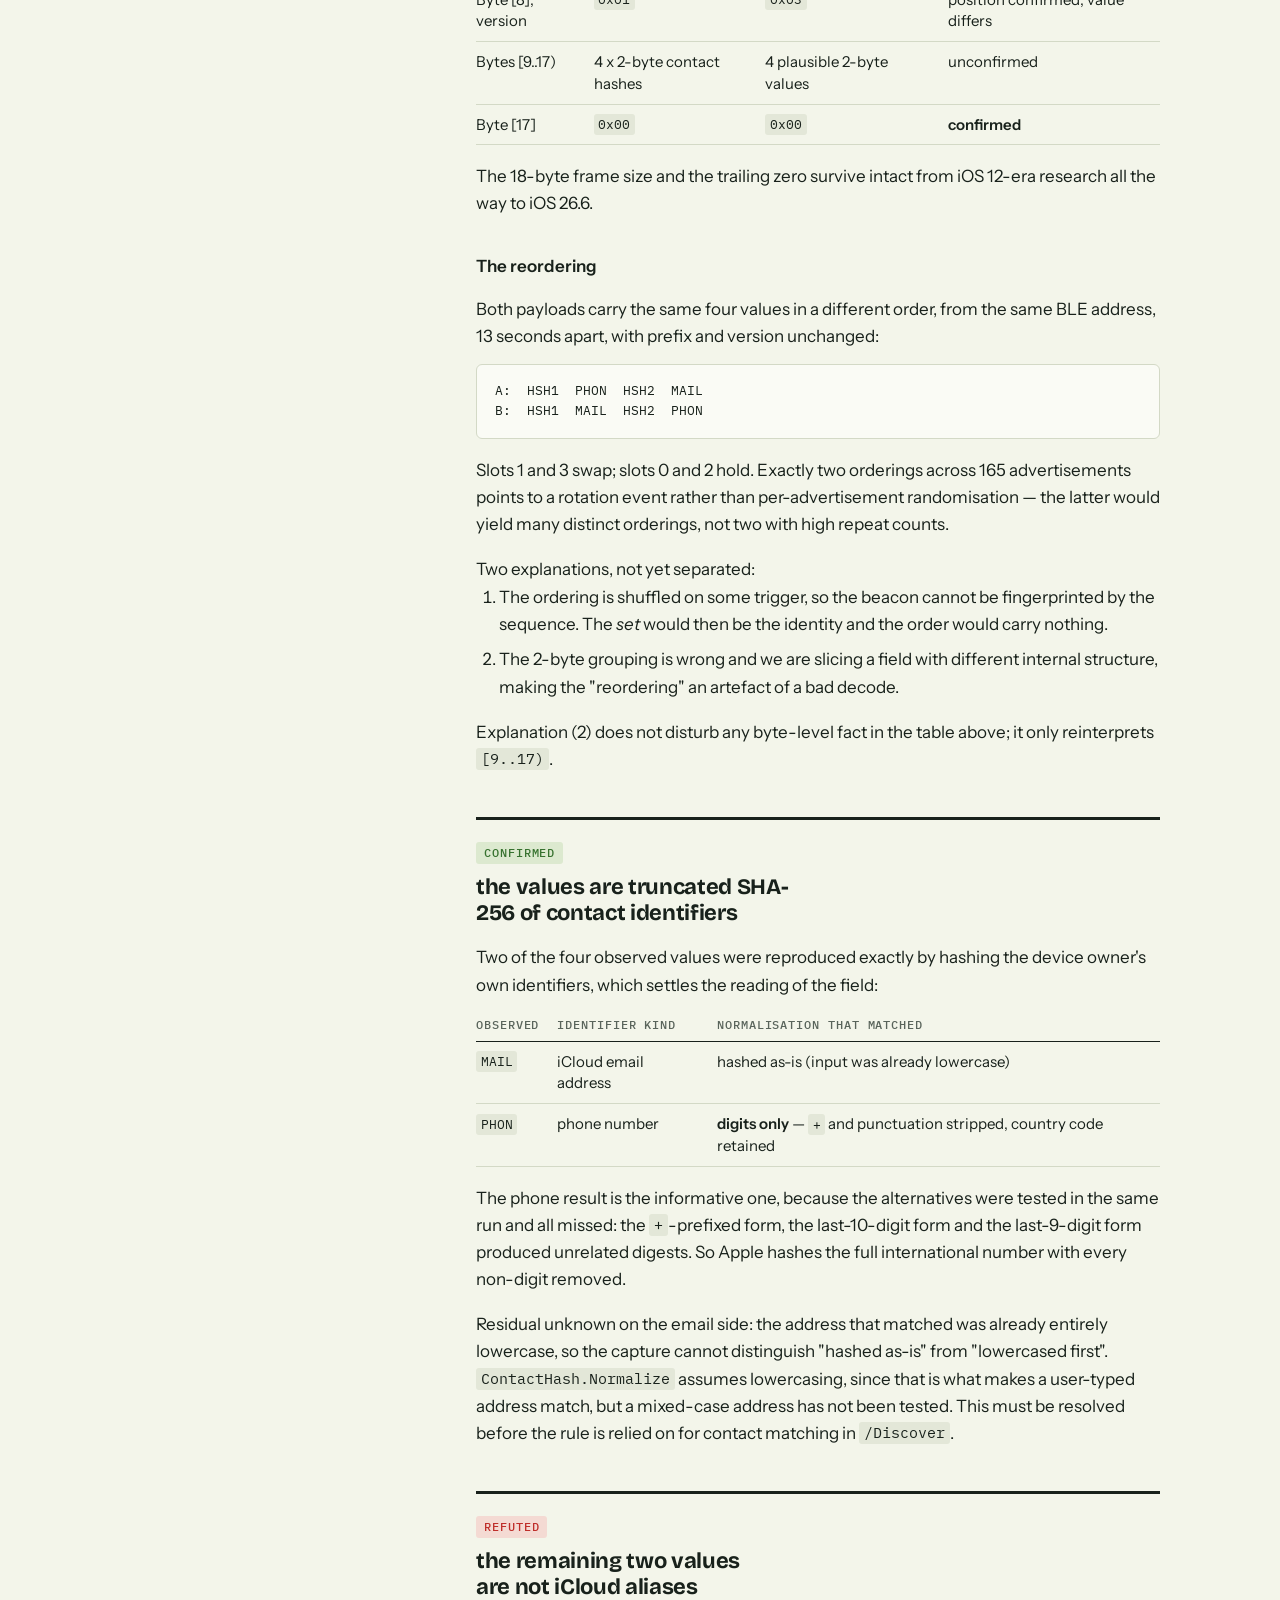
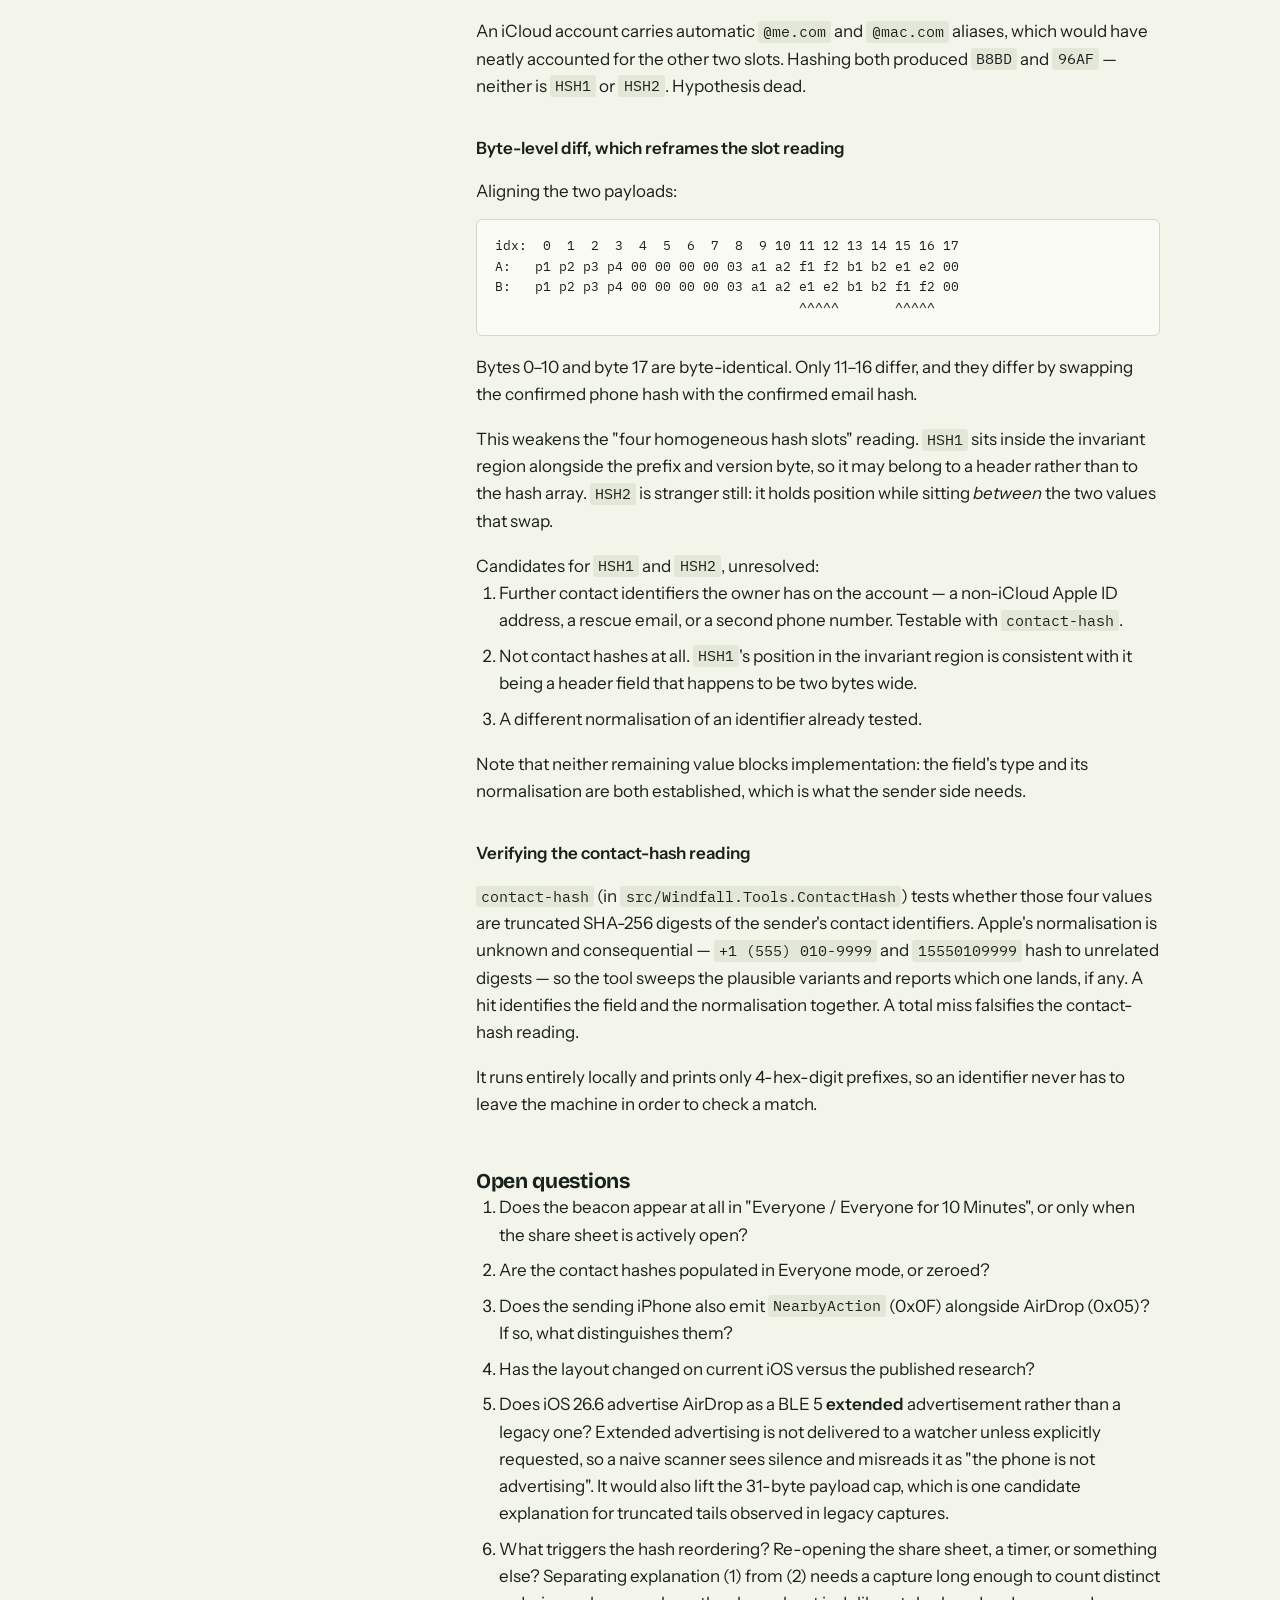
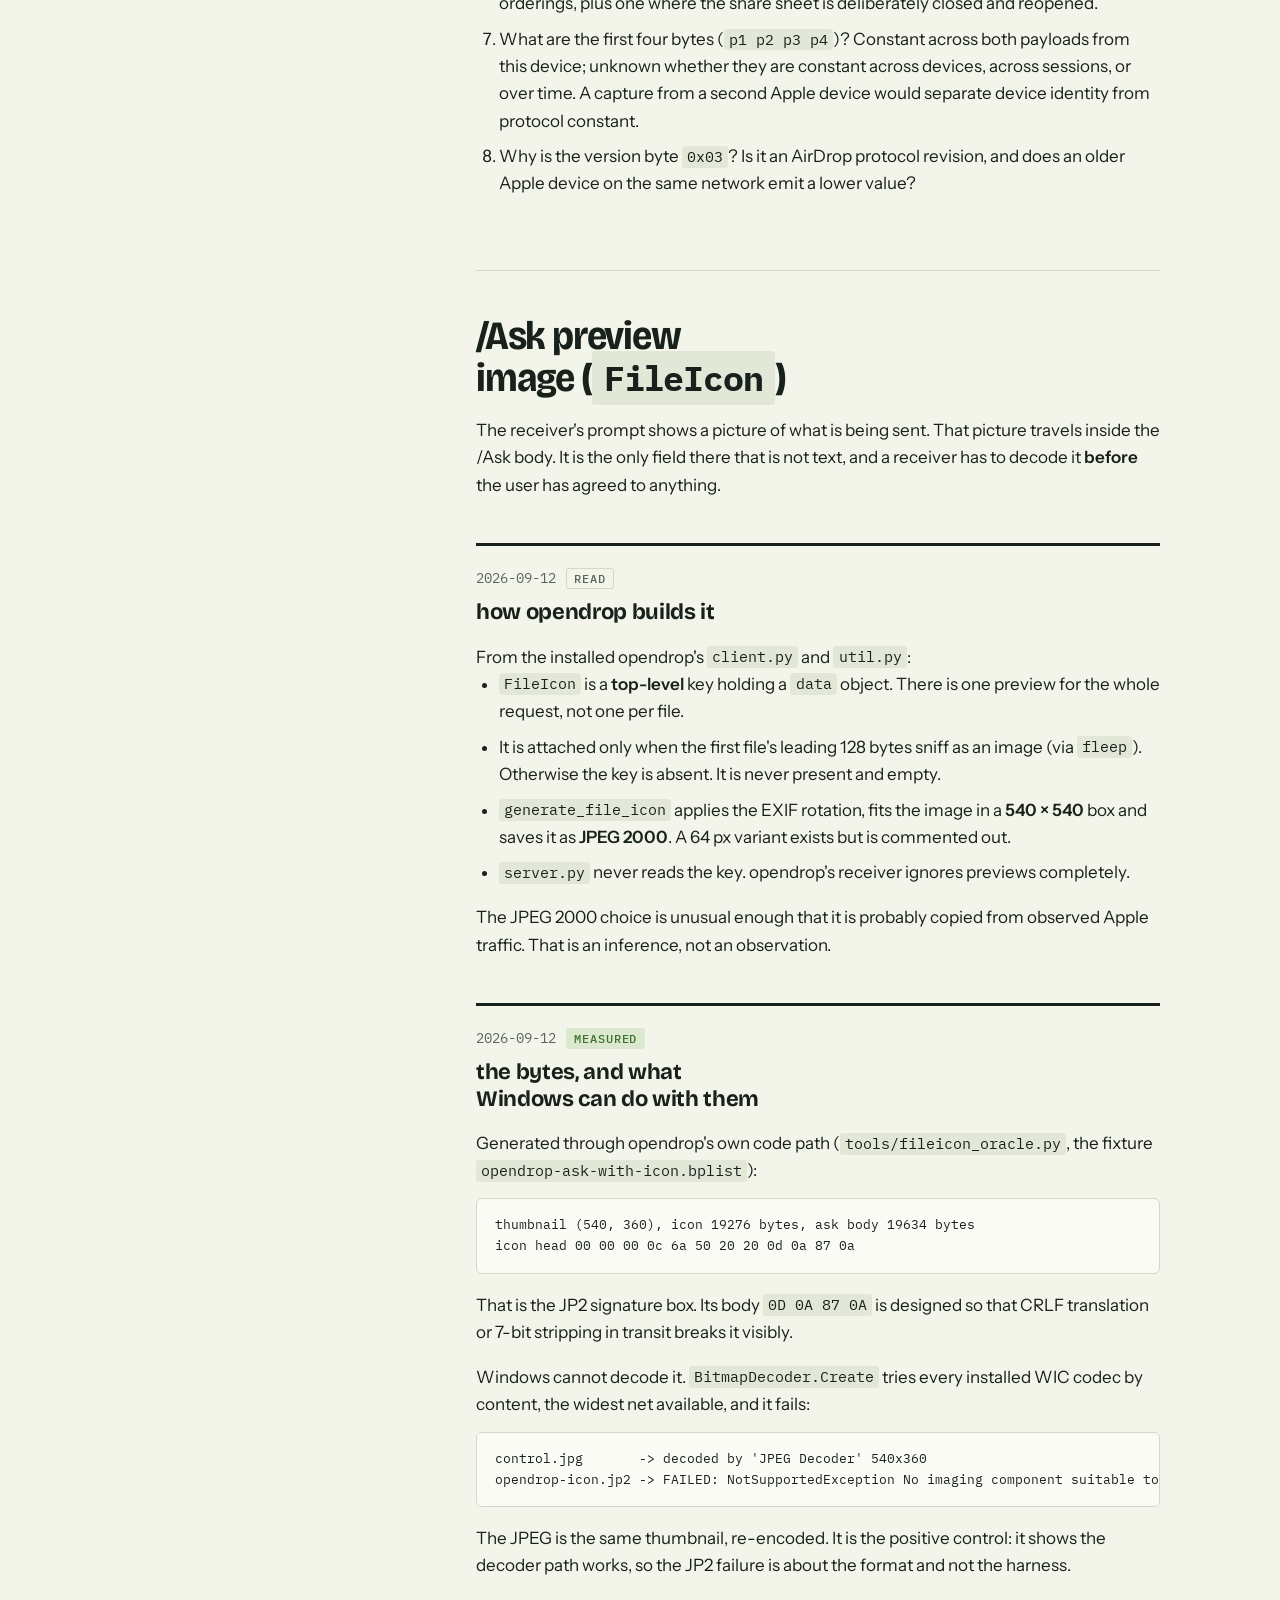
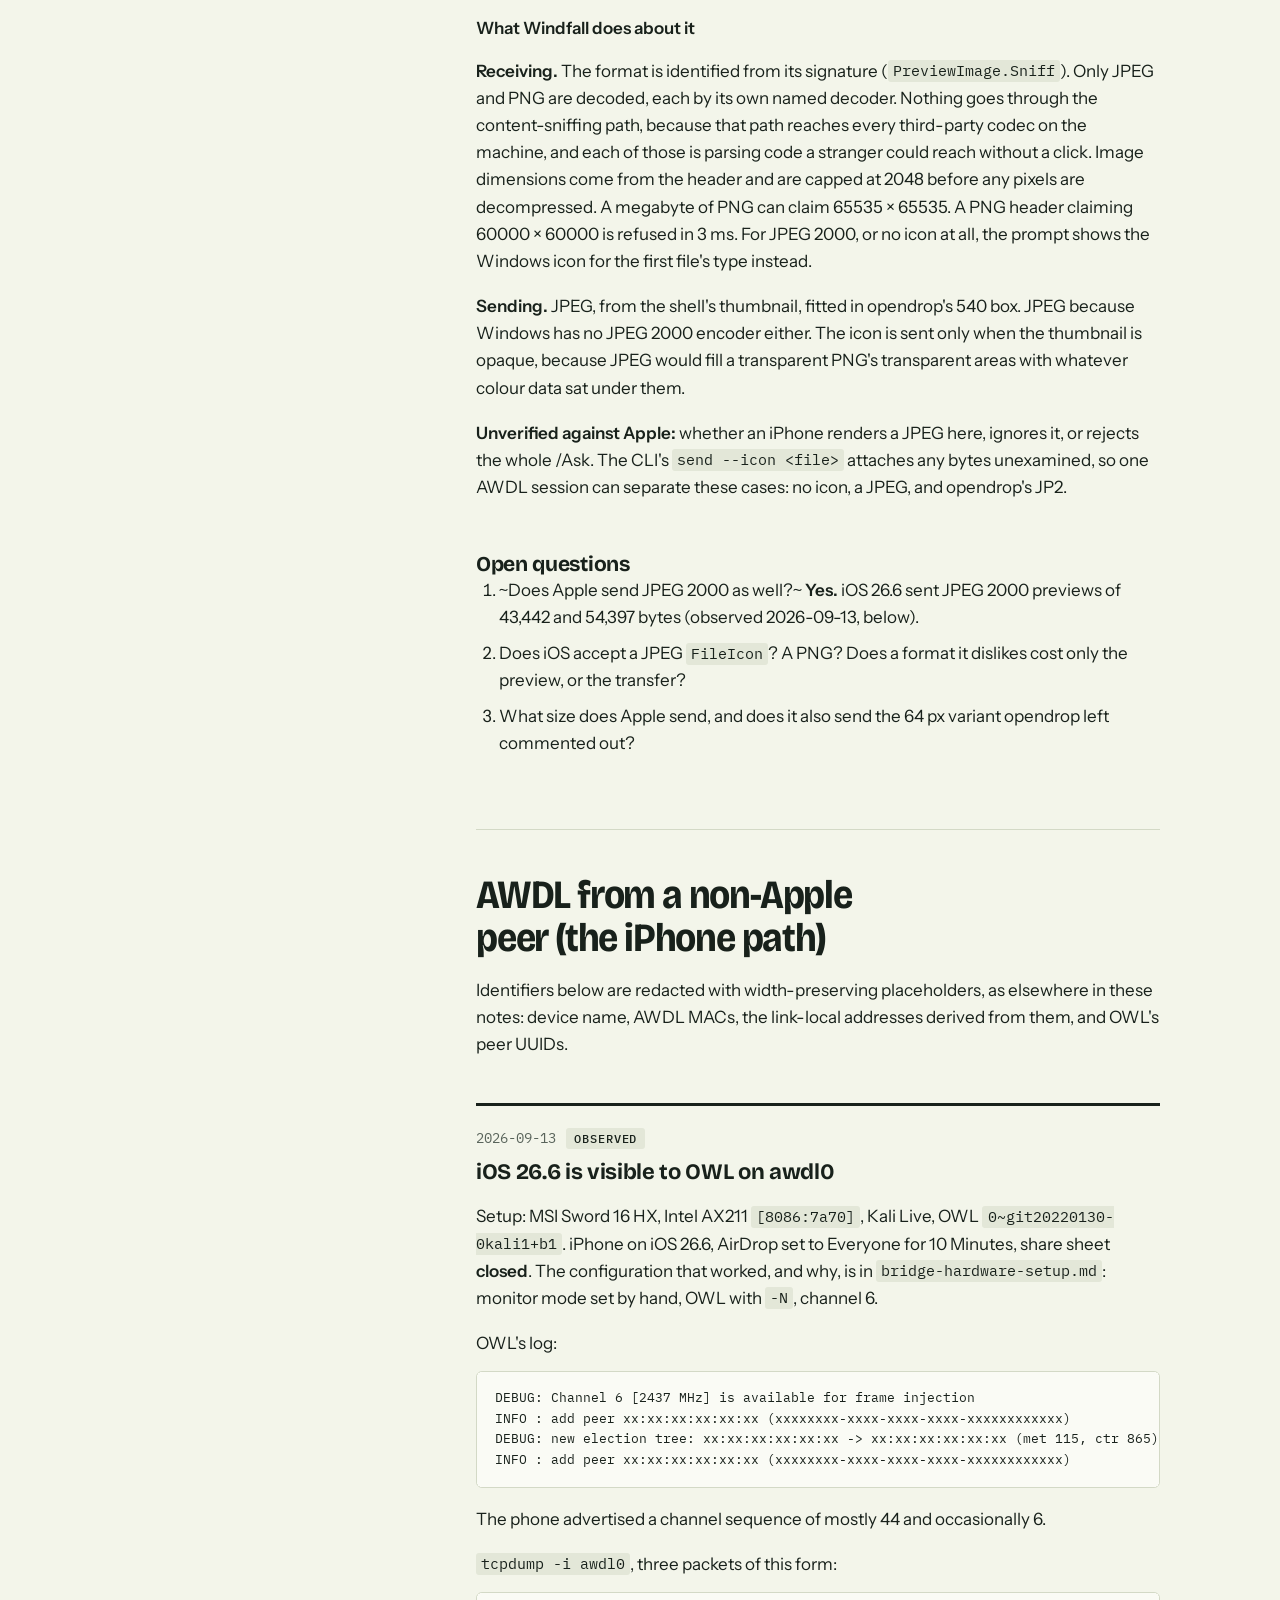
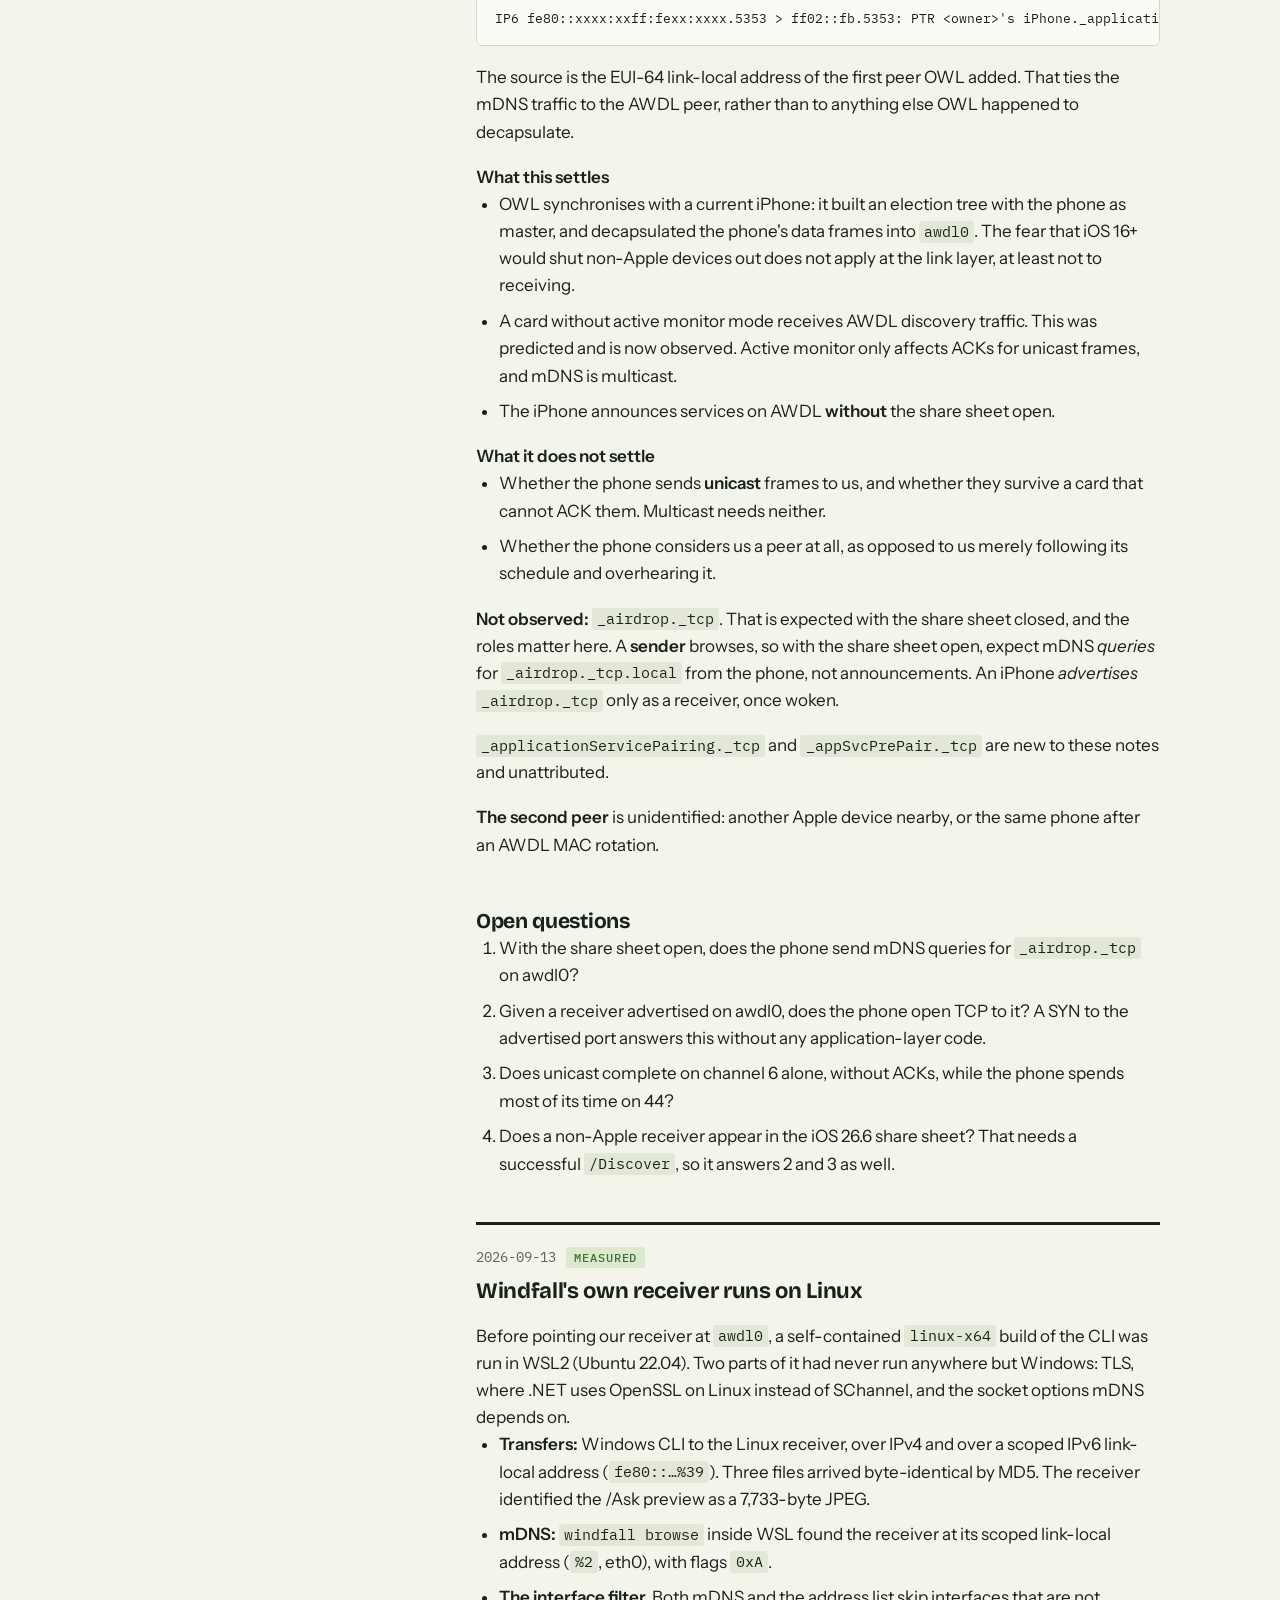
<file: notes.html>
<!doctype html>
<html lang="en">
<head>
<meta charset="utf-8">
<meta name="viewport" content="width=device-width, initial-scale=1, viewport-fit=cover">
<title>Windfall lab notes</title>
<meta name="description" content="The running log behind Windfall: what was observed, measured, confirmed and refuted while rebuilding AirDrop from the bytes up.">
<link rel="canonical" href="https://uvejsgj.github.io/windfall-site/notes.html">
<meta property="og:title" content="Windfall lab notes">
<meta property="og:description" content="What was observed, measured, confirmed and refuted while rebuilding AirDrop from the bytes up.">
<meta property="og:type" content="article">
<meta property="og:url" content="https://uvejsgj.github.io/windfall-site/notes.html">
<meta property="og:image" content="https://uvejsgj.github.io/windfall-site/social-card.png">
<meta name="twitter:card" content="summary_large_image">
<link rel="icon" href="data:image/svg+xml,%3Csvg xmlns='http://www.w3.org/2000/svg' viewBox='0 0 16 16'%3E%3Cmask id='g' maskUnits='userSpaceOnUse' x='-4' y='-4' width='24' height='24'%3E%3Crect x='-4' y='-4' width='24' height='24' fill='%23fff'/%3E%3Cpath d='M-2 9H7' fill='none' stroke='%23000' stroke-width='2' stroke-linecap='round'/%3E%3C/mask%3E%3Cg mask='url(%23g)'%3E%3Cpath fill='%23BF2E2A' transform='translate(8.11 7.18) rotate(12) scale(0.2) translate(-50 -48)' d='M50 31C45 25 37 23 30 25C19 28 12 38 12 50C12 67 23 87 36 88C42 88.5 46 86 50 86C54 86 58 88.5 64 88C77 87 88 67 88 50C88 38 81 28 70 25C63 23 55 25 50 31Z'/%3E%3C/g%3E%3Cg fill='%2337722F' transform='translate(8.11 7.18) rotate(12) scale(0.2) translate(-50 -48)'%3E%3Crect x='46.5' y='14' width='11' height='20' rx='5.5' transform='rotate(14 52 30)'/%3E%3Cpath d='M54 24C56 12 66 7 79 8C78 20 68 28 54 24Z'/%3E%3C/g%3E%3C/svg%3E">
<link rel="stylesheet" href="https://fonts.googleapis.com/css2?family=Bricolage+Grotesque:opsz,wdth,wght@12..96,75..100,200..800&family=IBM+Plex+Mono:wght@400;500&family=Instrument+Sans:ital,wght@0,400..700;1,400..700&display=swap">
<link rel="stylesheet" href="site.css">
<script>
if ('IntersectionObserver' in window && !matchMedia('(prefers-reduced-motion: reduce)').matches) {
  document.documentElement.className = 'js';
  setTimeout(function () { if (!window.windfallReady) document.documentElement.className = ''; }, 2500);
}
</script>
<script src="site.js" defer></script>
</head>
<body>
<div class="page" id="top">

  <div class="top">
    <a class="brand" href="index.html" aria-label="Windfall, home">
      <svg viewBox="0 0 16 16" aria-hidden="true"><mask id="wf-gust-a" maskUnits="userSpaceOnUse" x="-4" y="-4" width="24" height="24"><rect x="-4" y="-4" width="24" height="24" fill="#fff"/><path d="M-2 9H7" fill="none" stroke="#000" stroke-width="2" stroke-linecap="round"/></mask><g mask="url(#wf-gust-a)"><path fill="var(--skin)" transform="translate(8.11 7.18) rotate(12) scale(0.2) translate(-50 -48)" d="M50 31C45 25 37 23 30 25C19 28 12 38 12 50C12 67 23 87 36 88C42 88.5 46 86 50 86C54 86 58 88.5 64 88C77 87 88 67 88 50C88 38 81 28 70 25C63 23 55 25 50 31Z"/></g><g fill="var(--leaf)" transform="translate(8.11 7.18) rotate(12) scale(0.2) translate(-50 -48)"><rect x="46.5" y="14" width="11" height="20" rx="5.5" transform="rotate(14 52 30)"/><path d="M54 24C56 12 66 7 79 8C78 20 68 28 54 24Z"/></g></svg>
      Windfall
    </a>
    <nav aria-label="Pages">
      <a class="keep" href="index.html">Overview</a>
      <a class="keep" href="notes.html" aria-current="page">Lab notes</a>
      <a class="gh" href="https://github.com/UvejsGj/Windfall">GitHub</a>
    </nav>
  </div>

  <main>
    <header class="notes-head">
      <span class="label">Lab notes</span>
      <h1>What was observed, and when.</h1>
      <p>Running log of what we have <strong>observed</strong>, kept separate from what we have <strong>read</strong>.
Anything sourced from a third party stays marked as unverified until our own capture
confirms it — the point of this project is to not take the protocol on faith.</p>
      <p>The project was called WinDrop until 2026-10-13. The name is replaced throughout this log,
so commands and paths in the older entries read <code>windfall</code> where they read <code>windrop</code> when
they were run.</p>
      <p class="small">23 entries, the latest from 2026-10-08. Written as the work happened, in <a href="https://github.com/UvejsGj/Windfall/blob/main/docs/protocol-notes.md">docs/protocol-notes.md</a>.</p>
    </header>

    <div class="notes-grid">
      <aside class="index" aria-label="Entries">
        <details open>
          <summary>Entries</summary>
          <div class="filters" role="group" aria-label="Show">
            <button type="button" data-kind="all" aria-pressed="true">All<span>23</span></button>
            <button type="button" data-kind="confirmed" aria-pressed="false">Confirmed<span>6</span></button>
            <button type="button" data-kind="measured" aria-pressed="false">Measured<span>3</span></button>
            <button type="button" data-kind="observed" aria-pressed="false">Observed<span>6</span></button>
            <button type="button" data-kind="refuted" aria-pressed="false">Refuted<span>3</span></button>
            <button type="button" data-kind="read" aria-pressed="false">Read<span>1</span></button>
            <button type="button" data-kind="session" aria-pressed="false">Sessions<span>3</span></button>
          </div>
          <div class="group">
            <h2><a href="#continuity-ble-beacon-milestone-0">Continuity BLE beacon (milestone 0)</a></h2>
            <ol>
            <li data-kind="measured"><a href="#2026-09-09--measured-ios-really-does-keep-airdrop-off-ordinary-wi-fi"><time datetime="2026-09-09">09-09</time><span class="dot yes"></span><span>iOS really does keep AirDrop off ordinary Wi-Fi</span></a></li>
            <li data-kind="confirmed"><a href="#2026-09-02--confirmed-mdns-records-resolve-in-a-third-party-browser"><time datetime="2026-09-02">09-02</time><span class="dot yes"></span><span>mDNS records resolve in a third-party browser</span></a></li>
            <li data-kind="confirmed"><a href="#2026-09-02--confirmed-opendrop-sending-to-us-and-two-real-bugs-found"><time datetime="2026-09-02">09-02</time><span class="dot yes"></span><span>opendrop sending to us, and two real bugs found</span></a></li>
            <li data-kind="confirmed"><a href="#2026-09-02--confirmed-full-interop-with-opendrop"><time datetime="2026-09-02">09-02</time><span class="dot yes"></span><span>full interop with opendrop</span></a></li>
            <li data-kind="note"><a href="#2026-09-02--iphone-on-ios-266-share-sheet-open-on-airdrop"><time datetime="2026-09-02">09-02</time><span class="dot none"></span><span>iPhone on iOS 26.6, share sheet open on AirDrop</span></a></li>
            <li data-kind="confirmed"><a href="#confirmed-the-values-are-truncated-sha-256-of-contact-identifiers"><span></span><span class="dot yes"></span><span>the values are truncated SHA-256 of contact identifiers</span></a></li>
            <li data-kind="refuted"><a href="#refuted-the-remaining-two-values-are-not-icloud-aliases"><span></span><span class="dot nope"></span><span>the remaining two values are not iCloud aliases</span></a></li>
            </ol>
          </div>
          <div class="group">
            <h2><a href="#ask-preview-image-fileicon">/Ask preview image (<code>FileIcon</code>)</a></h2>
            <ol>
            <li data-kind="read"><a href="#2026-09-12--read-how-opendrop-builds-it"><time datetime="2026-09-12">09-12</time><span class="dot quiet"></span><span>how opendrop builds it</span></a></li>
            <li data-kind="measured"><a href="#2026-09-12--measured-the-bytes-and-what-windows-can-do-with-them"><time datetime="2026-09-12">09-12</time><span class="dot yes"></span><span>the bytes, and what Windows can do with them</span></a></li>
            </ol>
          </div>
          <div class="group">
            <h2><a href="#awdl-from-a-non-apple-peer-the-iphone-path">AWDL from a non-Apple peer (the iPhone path)</a></h2>
            <ol>
            <li data-kind="observed"><a href="#2026-09-13--observed-ios-266-is-visible-to-owl-on-awdl0"><time datetime="2026-09-13">09-13</time><span class="dot "></span><span>iOS 26.6 is visible to OWL on awdl0</span></a></li>
            <li data-kind="measured"><a href="#2026-09-13--measured-windfalls-own-receiver-runs-on-linux"><time datetime="2026-09-13">09-13</time><span class="dot yes"></span><span>Windfall's own receiver runs on Linux</span></a></li>
            <li data-kind="observed"><a href="#2026-09-13--observed-ios-266-airdrops-to-windfalls-receiver-as-far-as-upload"><time datetime="2026-09-13">09-13</time><span class="dot "></span><span>iOS 26.6 AirDrops to Windfall's receiver, as far as /Upload</span></a></li>
            <li data-kind="observed"><a href="#2026-09-13--observed-the-first-complete-airdrop-from-an-iphone-to-windfall"><time datetime="2026-09-13">09-13</time><span class="dot "></span><span>the first complete AirDrop from an iPhone to Windfall</span></a></li>
            <li data-kind="observed"><a href="#2026-09-14--observed-stored-blocks-confirmed-179-mb-lands-video-does-not"><time datetime="2026-09-14">09-14</time><span class="dot "></span><span>stored blocks confirmed; 1.79 MB lands, video does not</span></a></li>
            <li data-kind="observed"><a href="#2026-09-16--observed-one-upload-for-many-files-eagain-exonerated-bigger-buffers-are-worse"><time datetime="2026-09-16">09-16</time><span class="dot "></span><span>one /Upload for many files; EAGAIN exonerated; bigger buffers are worse</span></a></li>
            <li data-kind="observed"><a href="#2026-09-19--observed-the-ask-cost-is-the-preview-and-ios-27-tripled-it"><time datetime="2026-09-19">09-19</time><span class="dot "></span><span>the /Ask cost is the preview, and iOS 27 tripled it</span></a></li>
            <li data-kind="confirmed"><a href="#2026-09-20--confirmed-answering-ask-first-fixes-the-declines-the-link-is-the-rest"><time datetime="2026-09-20">09-20</time><span class="dot yes"></span><span>answering /Ask first fixes the declines; the link is the rest</span></a></li>
            <li data-kind="refuted"><a href="#2026-09-20--refuted-the-phone-does-not-follow-its-wi-fi-channel-far-enough-to-matter"><time datetime="2026-09-20">09-20</time><span class="dot nope"></span><span>the phone does not follow its Wi-Fi channel far enough to matter</span></a></li>
            <li data-kind="refuted"><a href="#2026-09-21--refuted-a-concurrent-link-on-44-gives-transmit-not-receive"><time datetime="2026-09-21">09-21</time><span class="dot nope"></span><span>a concurrent link on 44 gives transmit, not receive</span></a></li>
            <li data-kind="confirmed"><a href="#2026-09-22--confirmed-the-phone-is-never-acknowledged-and-resends-every-frame-7-times"><time datetime="2026-09-22">09-22</time><span class="dot yes"></span><span>the phone is never acknowledged, and resends every frame ~7 times</span></a></li>
            <li data-kind="session"><a href="#2026-10-06--session-11-nothing-arrived-at-a-new-location-which-rules-several-causes-out"><time datetime="2026-10-06">10-06</time><span class="dot "></span><span>nothing arrived at a new location, which rules several causes out</span></a></li>
            <li data-kind="session"><a href="#2026-10-07--session-12-the-code-is-ruled-out-three-receiver-faults-found-and-fixed"><time datetime="2026-10-07">10-07</time><span class="dot "></span><span>the code is ruled out; three receiver faults found and fixed</span></a></li>
            <li data-kind="session"><a href="#2026-10-08--session-13-transfers-work-again-at-the-same-place-the-decline-was-too-slow"><time datetime="2026-10-08">10-08</time><span class="dot "></span><span>transfers work again at the same place; the decline was too slow</span></a></li>
            </ol>
          </div>
        </details>
      </aside>

      <article class="prose">
        <section class="part flow">
<h2 id="continuity-ble-beacon-milestone-0">Continuity BLE beacon (milestone 0)</h2>
<h3 id="hypothesis-under-test">Hypothesis under test</h3>
<p>Apple manufacturer data, company ID <code>0x004C</code>, is a sequence of TLV records:
<code>type(1) | length(1) | value(length)</code>, several per advertisement.</p>
<p>AirDrop is type <code>0x05</code>, payload length <code>0x12</code> (18 bytes):</p>
<div class="scroll"><table>
<thead>
<tr>
<th>Offset</th>
<th>Size</th>
<th>Meaning (hypothesised)</th>
</tr>
</thead>
<tbody>
<tr>
<td>0</td>
<td>8</td>
<td>zero padding / reserved</td>
</tr>
<tr>
<td>8</td>
<td>1</td>
<td>version (expected <code>0x01</code>)</td>
</tr>
<tr>
<td>9</td>
<td>8</td>
<td>4 x 2-byte truncated SHA-256 of contact identifiers</td>
</tr>
<tr>
<td>17</td>
<td>1</td>
<td>zero terminator</td>
</tr>
</tbody>
</table></div>
<h3 id="what-matters-about-this-frame">What matters about this frame</h3>
<p>It contains <strong>no channel, no SSID, no address, no transport identifier</strong>. It cannot say
"meet me over here" because there is no field in which to say it. That is the structural
evidence for ADR-001's claim that the beacon is a wake-up for AWDL specifically, and
that replicating it from Windows cannot redirect an iPhone onto another transport.</p>
<h3 id="target-device">Target device</h3>
<p>iPhone on <strong>iOS 26.6</strong>.</p>
<p>The hypothesised layout above comes from public BLE research conducted against
iOS 12-era devices. That is a large version gap across which Apple has reworked
proximity sharing more than once. <strong>The hypothesis is a starting guess for this target,
not a specification.</strong> A <code>LAYOUT MISMATCH</code> from the sniffer against iOS 26.6 is the
expected-plausible outcome and is a finding to record, not a defect to fix.</p>
<p>Confirmed independently of the AirDrop record: the outer TLV framing itself
(<code>type | length | value</code>, several records per advertisement, company ID <code>0x004C</code>) does
hold on current Apple devices — a first capture decoded <code>NearbyInfo</code> (0x10), <code>FindMy</code>
(0x12) and <code>Handoff</code> (0x0C) correctly from ambient traffic. So if the <code>0x05</code> payload
does not match, the framing is not the reason; the payload definition changed.</p>
<p>One capture also produced an advertisement whose trailing bytes declared a length
overrunning the frame. Unresolved. Candidate explanations, in rough order of
likelihood: truncation at the 31-byte legacy advertisement limit; padding between
records; or a record type whose length field we are misreading. The parser now returns
those bytes so the next occurrence can be examined rather than counted.</p>
<h3 id="observations">Observations</h3>
<blockquote>
<p><strong>A note on the redactions below.</strong> The captured beacon carries four two-byte values,
two of which are truncated SHA-256 digests of the capturing device owner's own contact
identifiers. Publishing them would let anyone who already had a candidate email or
phone number confirm it, so they appear here as placeholders: <code>HSH1</code> and <code>HSH2</code> for the
two that were never attributed, <code>PHON</code> and <code>MAIL</code> for the two that were, and <code>p1</code>–<code>p4</code>
for the unexplained four-byte prefix. Byte-level diffs use per-byte placeholders of the
same width.</p>
<p>Nothing analytical is lost. Which values held position, which swapped, which were
identified and by what normalisation are all still legible — arguably more so, since
the placeholders say what each slot turned out to be.</p>
</blockquote>
<section class="entry flow">
<h4 class="eh" id="2026-09-09--measured-ios-really-does-keep-airdrop-off-ordinary-wi-fi"><span class="meta"><time datetime="2026-09-09">2026-09-09</time><span class="v yes">MEASURED</span><a class="perma" href="#2026-09-09--measured-ios-really-does-keep-airdrop-off-ordinary-wi-fi" aria-label="Link to this entry">#</a></span><span>iOS really does keep AirDrop off ordinary Wi-Fi</span></h4>
<p>ADR-001 asserted from documentation that iOS advertises AirDrop only on <code>awdl0</code>. That
was reasoned, never measured. It is now measured, with <code>tools/mdns_sniff.py</code> and
<code>tools/mdns_probe.py</code>.</p>
<p><strong>A false negative caught first.</strong> The initial attempt reported zero services and zero
packets on a LAN that demonstrably carries mDNS. The cause was joining the multicast
group on <code>INADDR_ANY</code>, which picks one interface by routing and had picked a virtual
adapter. A negative result from an uncalibrated instrument is worthless, so the test was
re-run with a Windfall receiver alongside as a <strong>positive control</strong> and the group joined
on the real adapter by address.</p>
<p>With the control visible, the negative means something:</p>
<pre><code>22 packets from 5 sources
192.168.1.6   UVEJSLAPTOP-a242d3._airdrop._tcp.local.   &lt;- our control, instrument works
192.168.1.9   ?_companion-link._tcp  ?_rdlink._tcp
192.168.1.10  ?_companion-link._tcp  ?_rdlink._tcp
192.168.1.89  ?_companion-link._tcp  ?_rdlink._tcp
192.168.1.8   ?_airplay._tcp  ?_raop._tcp  ?_airplay-bds._tcp
</code></pre>
<p>Every AirDrop name on the wire is ours. Several Apple devices are present and talking,
and none of them mentions AirDrop.</p>
<p>Actively querying twelve Apple service types — airdrop, companion-link, rdlink, airplay,
raop, apple-mobdev2, touch-able, sleep-proxy, smb, afpovertcp, ipp, ipps — produced
exactly one answer, again our own service. The Apple devices <em>browse</em> for
companion-link and rdlink but advertise nothing reachable.</p>
<p><strong>Conclusion.</strong> There is no hidden AirDrop-over-infrastructure channel to piggyback on,
and no other open Apple service on the link to borrow. The AWDL requirement is real, and
ADR-001's central claim now rests on measurement rather than on reading.</p>
</section>
<section class="entry flow">
<h4 class="eh" id="2026-09-02--confirmed-mdns-records-resolve-in-a-third-party-browser"><span class="meta"><time datetime="2026-09-02">2026-09-02</time><span class="v yes">CONFIRMED</span><a class="perma" href="#2026-09-02--confirmed-mdns-records-resolve-in-a-third-party-browser" aria-label="Link to this entry">#</a></span><span>mDNS records resolve in a third-party browser</span></h4>
<p><code>tools/mdns_browse.py</code> drives python-zeroconf, an independent mDNS implementation,
against a running <code>windfall receive</code>. Full round trip, not just a parse:</p>
<pre><code>instance : UVEJSLAPTOP-0cedda._airdrop._tcp.local.
server   : uvejslaptop.local.
port     : 8770
addresses: ['172.27.48.1', '192.168.1.39', 'fe80::17fb:83c4:f49a:5cd5', 'fe80::2fe1:aac2:4e23:9954']
props    : {'flags': '10'}
</code></pre>
<p>PTR discovery, SRV resolution, TXT decoding and both address families all survive. The
<code>flags</code> value decodes to 0xA — <code>SupportsDvZip | SupportsMixedTypes</code> — which is what the
receiver advertises, so the capability bits a peer would negotiate against arrive intact.</p>
<p>Run on Windows rather than in WSL deliberately: opendrop's browser is <code>V6Only</code> bound to
one interface address, which cannot cross the WSL NAT boundary and collides with the
host's address under mirrored networking. Neither limitation is ours, and neither says
anything about the records.</p>
<p><strong>Known wart, not yet addressed.</strong> We advertise every address on every non-loopback
interface, which here includes <code>172.27.48.1</code> — the WSL virtual switch, unreachable from
anywhere else. A peer on the real network that tries addresses in order may stall on it
before reaching a useful one. Apple's own responder also advertises broadly, so this is
not obviously wrong, but it is worth revisiting if a real device is slow to connect.</p>
</section>
<section class="entry flow">
<h4 class="eh" id="2026-09-02--confirmed-opendrop-sending-to-us-and-two-real-bugs-found"><span class="meta"><time datetime="2026-09-02">2026-09-02</time><span class="v yes">CONFIRMED</span><a class="perma" href="#2026-09-02--confirmed-opendrop-sending-to-us-and-two-real-bugs-found" aria-label="Link to this entry">#</a></span><span>opendrop sending to us, and two real bugs found</span></h4>
<p><code>opendrop send</code> to <code>windfall receive</code>, over IPv4 between WSL2 and the Windows host.
64-byte file, byte-identical on arrival (MD5 <code>8e87b52c…</code> both sides). This is the
direction that exercises our <strong>readers</strong>, and unlike the sending direction it did not
work first time. It found two genuine defects.</p>
<p><strong>Bug 1 — the upload compression is not signalled in a header.</strong></p>
<p>opendrop sends only <code>Content-Type: application/x-cpio</code> and gzips the body regardless.
It never sets <code>Content-Encoding</code>. Our receiver had been guessing from its own advertised
capability flags: "we said we support DVZip, so this is probably DVZip." It was gzip.</p>
<p>The failure named itself. The DVZip reader read the first four bytes as a block length
and reported <code>Block of 529205248 bytes exceeds the 16777216 byte limit</code> — and
529205248 is <code>0x1F8B0800</code>, the gzip magic read as a big-endian integer.</p>
<p>Fixed by sniffing instead of guessing. All three encodings are self-identifying: gzip
starts <code>1f 8b</code>, cpio starts with an ASCII magic, and anything else is DVZip, whose frame
opens with a length rather than a recognisable constant. <code>Content-Encoding</code> is still
read when a peer sends one, but it no longer gets the deciding vote — the bytes do.</p>
<p><strong>Bug 2 — opendrop writes odc cpio, not newc.</strong></p>
<p>Its uploads arrive with magic <code>070707</code>, and our reader accepted only <code>070701</code>. The cause
is the libarchive trap already recorded here: opendrop calls
<code>libarchive.custom_writer(..., "cpio", ...)</code>, and libarchive's format name <code>cpio</code> selects
<strong>odc</strong>, not newc.</p>
<p>Since opendrop interoperates with real Apple devices, odc must be acceptable to AirDrop,
which makes a newc-only reader stricter than the protocol actually is. The reader now
accepts both. They differ in more than a magic number: newc uses hexadecimal fields in a
110-byte header and pads both name and data to four bytes; odc uses <strong>octal</strong> fields in a
76-byte header and pads <strong>nothing</strong>. We continue to write newc, which opendrop reads
without complaint.</p>
</section>
<h4 id="what-the-two-directions-together-now-cover">What the two directions together now cover</h4>
<div class="scroll"><table>
<thead>
<tr>
<th></th>
<th>Windfall → opendrop</th>
<th>opendrop → Windfall</th>
</tr>
</thead>
<tbody>
<tr>
<td>bplist</td>
<td>writer</td>
<td><strong>reader</strong></td>
</tr>
<tr>
<td>cpio</td>
<td>writer (newc)</td>
<td><strong>reader (odc)</strong></td>
</tr>
<tr>
<td>compression</td>
<td>gzip encode</td>
<td><strong>gzip decode, sniffed</strong></td>
</tr>
<tr>
<td>state machine</td>
<td>sender</td>
<td><strong>receiver, incl. consent gate</strong></td>
</tr>
<tr>
<td>TLS + HTTP</td>
<td>client</td>
<td><strong>server</strong></td>
</tr>
</tbody>
</table></div>
<p>Still untested against a third party: <strong>mDNS discovery</strong> and <strong>DVZip</strong>. Both transfers
bypassed discovery with a hand-written peer address, and opendrop only ever speaks gzip,
so our chunked-zlib framing has still never been read by anything but us.</p>
<h4 id="more-opendrop-facts-worth-recording">More opendrop facts worth recording</h4>
<ul>
<li>
<code>opendrop send</code> has <strong>no direct-address option</strong>. It reads
<code>~/.opendrop/discover.last.json</code>, written by <code>opendrop find</code>, and <code>-r</code> selects an entry
from it by index, ID or name. Writing that file by hand is a clean way to bypass
discovery, which is how this test was run.</li>
<li>Its zeroconf is constructed <code>ip_version=IPVersion.V6Only</code>, bound to the interface's
link-local address. Under WSL mirrored networking, WSL and Windows share that address,
so opendrop sees our announcements as self-originated and discards them. Verified our
packets do arrive, and that standalone python-zeroconf parses them correctly — PTR,
SRV, TXT and both address records, <code>valid: True</code>. The records are fine; the address
collision is the problem.</li>
<li>It is broken with <code>libarchive-c</code> 5.x: it calls <code>ArchiveEntry(None, entry_p)</code> against a
constructor whose argument order has since changed, so the entry pointer lands in
<code>header_codec</code> and raises <code>TypeError: encode() argument 'encoding' must be str, not int</code>. <code>pip install libarchive-c==2.9</code> fixes it.</li>
<li>
<code>opendrop send</code> fails for <strong>every image</strong> on current Pillow. Generating the /Ask
preview calls <code>Image.ANTIALIAS</code>, which Pillow 10 removed, so the send dies with
<code>AttributeError</code> before a byte reaches the network. Non-image files are unaffected,
which is why earlier interop runs never hit it. <code>pip install "Pillow&lt;10"</code> fixes it.</li>
</ul>
<section class="entry flow">
<h4 class="eh" id="2026-09-02--confirmed-full-interop-with-opendrop"><span class="meta"><time datetime="2026-09-02">2026-09-02</time><span class="v yes">CONFIRMED</span><a class="perma" href="#2026-09-02--confirmed-full-interop-with-opendrop" aria-label="Link to this entry">#</a></span><span>full interop with opendrop</span></h4>
<p>Windfall sender to <code>opendrop receive</code>, over IPv6 link-local between Windows and WSL2
Ubuntu 22.04. Two files, 69 and 6756 bytes, both arriving byte-identical (MD5 verified
against the originals).</p>
<pre><code>Sending to fe80::215:5dff:fe69:142%45 @ [...]:8771 via direct (flags=0x0)
Peer identifies as 'UvejsLaptop' (OpenDrop)
Accepted. Uploading via gzip...
Done.
</code></pre>
<p>This is the strongest validation available without Apple hardware. Every layer was
exercised against an implementation written by people who read the protocol
independently of us:</p>
<div class="scroll"><table>
<thead>
<tr>
<th>Layer</th>
<th>Evidence</th>
</tr>
</thead>
<tbody>
<tr>
<td>TLS, self-signed, no validation</td>
<td>handshake completed</td>
</tr>
<tr>
<td>HTTP/1.1 framing on one connection</td>
<td>three requests, no desync</td>
</tr>
<tr>
<td>bplist <strong>writer</strong>
</td>
<td>opendrop parsed our /Discover and /Ask bodies</td>
</tr>
<tr>
<td>bplist <strong>reader</strong>
</td>
<td>we parsed its /Discover response and read ReceiverModelName</td>
</tr>
<tr>
<td>Discover / Ask / Upload state machine</td>
<td>consent prompt raised, upload accepted</td>
</tr>
<tr>
<td>cpio newc writer</td>
<td>opendrop extracted both members</td>
</tr>
<tr>
<td>gzip path</td>
<td>selected and understood</td>
</tr>
</tbody>
</table></div>
<p>Notably the <code>/Ask</code> plist was where a mismatch seemed most likely, since its field names
and its boolean-versus-integer choices were read off opendrop's source rather than
observed. They were right.</p>
<p>Still unproven: that any of this satisfies <strong>Apple</strong>. opendrop is a reimplementation, so
a shared misreading of Apple's behaviour would pass this test. Only an Apple device
settles that.</p>
</section>
<h4 id="opendrop-facts-worth-recording">opendrop facts worth recording</h4>
<p>Learned by reading its source and running it, not from documentation:</p>
<ul>
<li>
<strong>Its listener is IPv6-only.</strong> <code>server.py</code> uses <code>HTTPServerV6</code> with
<code>address_family = socket.AF_INET6</code>, bound to the interface's link-local address. An
IPv4 address for the same host will never connect.</li>
<li>
<strong>It listens on port 8771</strong>, not AirDrop's 8770.</li>
<li>
<strong><code>-n</code> is the display name, <code>-i</code> is the interface.</strong> <code>-n eth0</code> is silently accepted and
leaves it bound to <code>awdl0</code>, which then fails with a message about <code>owl</code> not running —
an error that points at the wrong thing entirely.</li>
<li>It reports <code>ReceiverModelName</code> as <code>OpenDrop</code>.</li>
</ul>
<section class="entry flow">
<h4 class="eh" id="2026-09-02--iphone-on-ios-266-share-sheet-open-on-airdrop"><span class="meta"><time datetime="2026-09-02">2026-09-02</time><a class="perma" href="#2026-09-02--iphone-on-ios-266-share-sheet-open-on-airdrop" aria-label="Link to this entry">#</a></span><span>iPhone on iOS 26.6, share sheet open on AirDrop</span></h4>
<p><code>continuity-sniff --seconds 90</code>, extended (BLE 5) advertisements enabled. 421 Apple
advertisements, 14 distinct payloads. Two distinct AirDrop payloads from one device
(<code>40:0C:E4:xx:xx:xx</code>), repeated 42 and 123 times — stable, not noise.</p>
<pre><code>p1p2p3p4 00000000 03 HSH1 PHON HSH2 MAIL 00      42x, first seen 14:20:32
p1p2p3p4 00000000 03 HSH1 MAIL HSH2 PHON 00     123x, first seen 14:20:45
</code></pre>
<p>Scored against the hypothesis:</p>
<div class="scroll"><table>
<thead>
<tr>
<th>Element</th>
<th>Predicted</th>
<th>Observed</th>
<th>Verdict</th>
</tr>
</thead>
<tbody>
<tr>
<td>Payload length</td>
<td>18 bytes</td>
<td>18 bytes</td>
<td><strong>confirmed</strong></td>
</tr>
<tr>
<td>Bytes [0..8)</td>
<td>8 zero bytes</td>
<td><code>p1 p2 p3 p4 00 00 00 00</code></td>
<td>
<strong>refuted</strong> — first 4 carry data</td>
</tr>
<tr>
<td>Byte [8], version</td>
<td><code>0x01</code></td>
<td><code>0x03</code></td>
<td>position confirmed, value differs</td>
</tr>
<tr>
<td>Bytes [9..17)</td>
<td>4 x 2-byte contact hashes</td>
<td>4 plausible 2-byte values</td>
<td>unconfirmed</td>
</tr>
<tr>
<td>Byte [17]</td>
<td><code>0x00</code></td>
<td><code>0x00</code></td>
<td><strong>confirmed</strong></td>
</tr>
</tbody>
</table></div>
<p>The 18-byte frame size and the trailing zero survive intact from iOS 12-era research all
the way to iOS 26.6.</p>
</section>
<h4 id="the-reordering">The reordering</h4>
<p>Both payloads carry the same four values in a different order, from the same BLE
address, 13 seconds apart, with prefix and version unchanged:</p>
<pre><code>A:  HSH1  PHON  HSH2  MAIL
B:  HSH1  MAIL  HSH2  PHON
</code></pre>
<p>Slots 1 and 3 swap; slots 0 and 2 hold. Exactly two orderings across 165 advertisements
points to a rotation event rather than per-advertisement randomisation — the latter
would yield many distinct orderings, not two with high repeat counts.</p>
<p>Two explanations, not yet separated:</p>
<ol>
<li>The ordering is shuffled on some trigger, so the beacon cannot be fingerprinted by
the sequence. The <em>set</em> would then be the identity and the order would carry nothing.</li>
<li>The 2-byte grouping is wrong and we are slicing a field with different internal
structure, making the "reordering" an artefact of a bad decode.</li>
</ol>
<p>Explanation (2) does not disturb any byte-level fact in the table above; it only
reinterprets <code>[9..17)</code>.</p>
<section class="entry flow">
<h4 class="eh" id="confirmed-the-values-are-truncated-sha-256-of-contact-identifiers"><span class="meta"><span class="v yes">CONFIRMED</span><a class="perma" href="#confirmed-the-values-are-truncated-sha-256-of-contact-identifiers" aria-label="Link to this entry">#</a></span><span>the values are truncated SHA-256 of contact identifiers</span></h4>
<p>Two of the four observed values were reproduced exactly by hashing the device owner's
own identifiers, which settles the reading of the field:</p>
<div class="scroll"><table>
<thead>
<tr>
<th>Observed</th>
<th>Identifier kind</th>
<th>Normalisation that matched</th>
</tr>
</thead>
<tbody>
<tr>
<td><code>MAIL</code></td>
<td>iCloud email address</td>
<td>hashed as-is (input was already lowercase)</td>
</tr>
<tr>
<td><code>PHON</code></td>
<td>phone number</td>
<td>
<strong>digits only</strong> — <code>+</code> and punctuation stripped, country code retained</td>
</tr>
</tbody>
</table></div>
<p>The phone result is the informative one, because the alternatives were tested in the
same run and all missed: the <code>+</code>-prefixed form, the last-10-digit form and the
last-9-digit form produced unrelated digests. So Apple hashes the full international
number with every non-digit removed.</p>
<p>Residual unknown on the email side: the address that matched was already entirely
lowercase, so the capture cannot distinguish "hashed as-is" from "lowercased first".
<code>ContactHash.Normalize</code> assumes lowercasing, since that is what makes a user-typed
address match, but a mixed-case address has not been tested. This must be resolved
before the rule is relied on for contact matching in <code>/Discover</code>.</p>
</section>
<section class="entry flow">
<h4 class="eh" id="refuted-the-remaining-two-values-are-not-icloud-aliases"><span class="meta"><span class="v nope">REFUTED</span><a class="perma" href="#refuted-the-remaining-two-values-are-not-icloud-aliases" aria-label="Link to this entry">#</a></span><span>the remaining two values are not iCloud aliases</span></h4>
<p>An iCloud account carries automatic <code>@me.com</code> and <code>@mac.com</code> aliases, which would have
neatly accounted for the other two slots. Hashing both produced <code>B8BD</code> and <code>96AF</code> —
neither is <code>HSH1</code> or <code>HSH2</code>. Hypothesis dead.</p>
</section>
<h4 id="byte-level-diff-which-reframes-the-slot-reading">Byte-level diff, which reframes the slot reading</h4>
<p>Aligning the two payloads:</p>
<pre><code>idx:  0  1  2  3  4  5  6  7  8  9 10 11 12 13 14 15 16 17
A:   p1 p2 p3 p4 00 00 00 00 03 a1 a2 f1 f2 b1 b2 e1 e2 00
B:   p1 p2 p3 p4 00 00 00 00 03 a1 a2 e1 e2 b1 b2 f1 f2 00
                                      ^^^^^       ^^^^^
</code></pre>
<p>Bytes 0–10 and byte 17 are byte-identical. Only 11–16 differ, and they differ by
swapping the confirmed phone hash with the confirmed email hash.</p>
<p>This weakens the "four homogeneous hash slots" reading. <code>HSH1</code> sits inside the invariant
region alongside the prefix and version byte, so it may belong to a header rather than
to the hash array. <code>HSH2</code> is stranger still: it holds position while sitting <em>between</em>
the two values that swap.</p>
<p>Candidates for <code>HSH1</code> and <code>HSH2</code>, unresolved:</p>
<ol>
<li>Further contact identifiers the owner has on the account — a non-iCloud Apple ID
address, a rescue email, or a second phone number. Testable with <code>contact-hash</code>.</li>
<li>Not contact hashes at all. <code>HSH1</code>'s position in the invariant region is consistent
with it being a header field that happens to be two bytes wide.</li>
<li>A different normalisation of an identifier already tested.</li>
</ol>
<p>Note that neither remaining value blocks implementation: the field's type and its
normalisation are both established, which is what the sender side needs.</p>
<h4 id="verifying-the-contact-hash-reading">Verifying the contact-hash reading</h4>
<p><code>contact-hash</code> (in <code>src/Windfall.Tools.ContactHash</code>) tests whether those four values are
truncated SHA-256 digests of the sender's contact identifiers. Apple's normalisation is
unknown and consequential — <code>+1 (555) 010-9999</code> and <code>15550109999</code> hash to unrelated
digests — so the tool sweeps the plausible variants and reports which one lands, if any.
A hit identifies the field and the normalisation together. A total miss falsifies the
contact-hash reading.</p>
<p>It runs entirely locally and prints only 4-hex-digit prefixes, so an identifier never
has to leave the machine in order to check a match.</p>
<h3 id="open-questions">Open questions</h3>
<ol>
<li>Does the beacon appear at all in "Everyone / Everyone for 10 Minutes", or only when
the share sheet is actively open?</li>
<li>Are the contact hashes populated in Everyone mode, or zeroed?</li>
<li>Does the sending iPhone also emit <code>NearbyAction</code> (0x0F) alongside AirDrop (0x05)?
If so, what distinguishes them?</li>
<li>Has the layout changed on current iOS versus the published research?</li>
<li>Does iOS 26.6 advertise AirDrop as a BLE 5 <strong>extended</strong> advertisement rather than a
legacy one? Extended advertising is not delivered to a watcher unless explicitly
requested, so a naive scanner sees silence and misreads it as "the phone is not
advertising". It would also lift the 31-byte payload cap, which is one candidate
explanation for truncated tails observed in legacy captures.</li>
<li>What triggers the hash reordering? Re-opening the share sheet, a timer, or something
else? Separating explanation (1) from (2) needs a capture long enough to count
distinct orderings, plus one where the share sheet is deliberately closed and
reopened.</li>
<li>What are the first four bytes (<code>p1 p2 p3 p4</code>)? Constant across both payloads from
this device; unknown whether they are constant across devices, across sessions, or
over time. A capture from a second Apple device would separate device identity from
protocol constant.</li>
<li>Why is the version byte <code>0x03</code>? Is it an AirDrop protocol revision, and does an older
Apple device on the same network emit a lower value?</li>
</ol>
        </section>
        <section class="part flow">
<h2 id="ask-preview-image-fileicon">/Ask preview image (<code>FileIcon</code>)</h2>
<p>The receiver's prompt shows a picture of what is being sent. That picture travels inside
the /Ask body. It is the only field there that is not text, and a receiver has to
decode it <strong>before</strong> the user has agreed to anything.</p>
<section class="entry flow">
<h4 class="eh" id="2026-09-12--read-how-opendrop-builds-it"><span class="meta"><time datetime="2026-09-12">2026-09-12</time><span class="v quiet">READ</span><a class="perma" href="#2026-09-12--read-how-opendrop-builds-it" aria-label="Link to this entry">#</a></span><span>how opendrop builds it</span></h4>
<p>From the installed opendrop's <code>client.py</code> and <code>util.py</code>:</p>
<ul>
<li>
<code>FileIcon</code> is a <strong>top-level</strong> key holding a <code>data</code> object. There is one preview for
the whole request, not one per file.</li>
<li>It is attached only when the first file's leading 128 bytes sniff as an image (via
<code>fleep</code>). Otherwise the key is absent. It is never present and empty.</li>
<li>
<code>generate_file_icon</code> applies the EXIF rotation, fits the image in a <strong>540 × 540</strong> box
and saves it as <strong>JPEG 2000</strong>. A 64 px variant exists but is commented out.</li>
<li>
<code>server.py</code> never reads the key. opendrop's receiver ignores previews completely.</li>
</ul>
<p>The JPEG 2000 choice is unusual enough that it is probably copied from observed Apple
traffic. That is an inference, not an observation.</p>
</section>
<section class="entry flow">
<h4 class="eh" id="2026-09-12--measured-the-bytes-and-what-windows-can-do-with-them"><span class="meta"><time datetime="2026-09-12">2026-09-12</time><span class="v yes">MEASURED</span><a class="perma" href="#2026-09-12--measured-the-bytes-and-what-windows-can-do-with-them" aria-label="Link to this entry">#</a></span><span>the bytes, and what Windows can do with them</span></h4>
<p>Generated through opendrop's own code path (<code>tools/fileicon_oracle.py</code>, the fixture
<code>opendrop-ask-with-icon.bplist</code>):</p>
<pre><code>thumbnail (540, 360), icon 19276 bytes, ask body 19634 bytes
icon head 00 00 00 0c 6a 50 20 20 0d 0a 87 0a
</code></pre>
<p>That is the JP2 signature box. Its body <code>0D 0A 87 0A</code> is designed so that CRLF
translation or 7-bit stripping in transit breaks it visibly.</p>
<p>Windows cannot decode it. <code>BitmapDecoder.Create</code> tries every installed WIC codec by
content, the widest net available, and it fails:</p>
<pre><code>control.jpg       -&gt; decoded by 'JPEG Decoder' 540x360
opendrop-icon.jp2 -&gt; FAILED: NotSupportedException No imaging component suitable to complete this operation was found.
</code></pre>
<p>The JPEG is the same thumbnail, re-encoded. It is the positive control: it shows the
decoder path works, so the JP2 failure is about the format and not the harness.</p>
</section>
<h4 id="what-windfall-does-about-it">What Windfall does about it</h4>
<p><strong>Receiving.</strong> The format is identified from its signature (<code>PreviewImage.Sniff</code>).
Only JPEG and PNG are decoded, each by its own named decoder. Nothing goes through the
content-sniffing path, because that path reaches every third-party codec on the
machine, and each of those is parsing code a stranger could reach without a click.
Image dimensions come from the header and are capped at 2048 before any pixels are
decompressed. A megabyte of PNG can claim 65535 × 65535. A PNG header claiming
60000 × 60000 is refused in 3 ms. For JPEG 2000, or no icon at all, the prompt shows
the Windows icon for the first file's type instead.</p>
<p><strong>Sending.</strong> JPEG, from the shell's thumbnail, fitted in opendrop's 540 box. JPEG
because Windows has no JPEG 2000 encoder either. The icon is sent only when the
thumbnail is opaque, because JPEG would fill a transparent PNG's transparent areas
with whatever colour data sat under them.</p>
<p><strong>Unverified against Apple:</strong> whether an iPhone renders a JPEG here, ignores it, or
rejects the whole /Ask. The CLI's <code>send --icon &lt;file&gt;</code> attaches any bytes unexamined,
so one AWDL session can separate these cases: no icon, a JPEG, and opendrop's JP2.</p>
<h3 id="open-questions-1">Open questions</h3>
<ol>
<li>
~Does Apple send JPEG 2000 as well?~ <strong>Yes.</strong> iOS 26.6 sent JPEG 2000 previews
of 43,442 and 54,397 bytes (observed 2026-09-13, below).</li>
<li>Does iOS accept a JPEG <code>FileIcon</code>? A PNG? Does a format it dislikes cost only the
preview, or the transfer?</li>
<li>What size does Apple send, and does it also send the 64 px variant opendrop left
commented out?</li>
</ol>
        </section>
        <section class="part flow">
<h2 id="awdl-from-a-non-apple-peer-the-iphone-path">AWDL from a non-Apple peer (the iPhone path)</h2>
<p>Identifiers below are redacted with width-preserving placeholders, as elsewhere in these
notes: device name, AWDL MACs, the link-local addresses derived from them, and OWL's
peer UUIDs.</p>
<section class="entry flow">
<h4 class="eh" id="2026-09-13--observed-ios-266-is-visible-to-owl-on-awdl0"><span class="meta"><time datetime="2026-09-13">2026-09-13</time><span class="v ">OBSERVED</span><a class="perma" href="#2026-09-13--observed-ios-266-is-visible-to-owl-on-awdl0" aria-label="Link to this entry">#</a></span><span>iOS 26.6 is visible to OWL on awdl0</span></h4>
<p>Setup: MSI Sword 16 HX, Intel AX211 <code>[8086:7a70]</code>, Kali Live, OWL
<code>0~git20220130-0kali1+b1</code>. iPhone on iOS 26.6, AirDrop set to Everyone for 10 Minutes,
share sheet <strong>closed</strong>. The configuration that worked, and why, is in
<code>bridge-hardware-setup.md</code>: monitor mode set by hand, OWL with <code>-N</code>, channel 6.</p>
<p>OWL's log:</p>
<pre><code>DEBUG: Channel 6 [2437 MHz] is available for frame injection
INFO : add peer xx:xx:xx:xx:xx:xx (xxxxxxxx-xxxx-xxxx-xxxx-xxxxxxxxxxxx)
DEBUG: new election tree: xx:xx:xx:xx:xx:xx -&gt; xx:xx:xx:xx:xx:xx (met 115, ctr 865)
INFO : add peer xx:xx:xx:xx:xx:xx (xxxxxxxx-xxxx-xxxx-xxxx-xxxxxxxxxxxx)
</code></pre>
<p>The phone advertised a channel sequence of mostly 44 and occasionally 6.</p>
<p><code>tcpdump -i awdl0</code>, three packets of this form:</p>
<pre><code>IP6 fe80::xxxx:xxff:fexx:xxxx.5353 &gt; ff02::fb.5353: PTR &lt;owner&gt;'s iPhone._applicationServicePairing._tcp.local., PTR &lt;owner&gt;'s iPhone._appSvcPrePair._tcp.local. (126)
</code></pre>
<p>The source is the EUI-64 link-local address of the first peer OWL added. That ties the
mDNS traffic to the AWDL peer, rather than to anything else OWL happened to decapsulate.</p>
<p><strong>What this settles</strong></p>
<ul>
<li>OWL synchronises with a current iPhone: it built an election tree with the phone as
master, and decapsulated the phone's data frames into <code>awdl0</code>. The fear that iOS 16+
would shut non-Apple devices out does not apply at the link layer, at least not to
receiving.</li>
<li>A card without active monitor mode receives AWDL discovery traffic. This was predicted
and is now observed. Active monitor only affects ACKs for unicast frames, and mDNS is
multicast.</li>
<li>The iPhone announces services on AWDL <strong>without</strong> the share sheet open.</li>
</ul>
<p><strong>What it does not settle</strong></p>
<ul>
<li>Whether the phone sends <strong>unicast</strong> frames to us, and whether they survive a card that
cannot ACK them. Multicast needs neither.</li>
<li>Whether the phone considers us a peer at all, as opposed to us merely following its
schedule and overhearing it.</li>
</ul>
<p><strong>Not observed:</strong> <code>_airdrop._tcp</code>. That is expected with the share sheet closed, and the
roles matter here. A <strong>sender</strong> browses, so with the share sheet open, expect mDNS
<em>queries</em> for <code>_airdrop._tcp.local</code> from the phone, not announcements. An iPhone
<em>advertises</em> <code>_airdrop._tcp</code> only as a receiver, once woken.</p>
<p><code>_applicationServicePairing._tcp</code> and <code>_appSvcPrePair._tcp</code> are new to these notes and
unattributed.</p>
<p><strong>The second peer</strong> is unidentified: another Apple device nearby, or the same phone
after an AWDL MAC rotation.</p>
</section>
<h3 id="open-questions-2">Open questions</h3>
<ol>
<li>With the share sheet open, does the phone send mDNS queries for <code>_airdrop._tcp</code> on
awdl0?</li>
<li>Given a receiver advertised on awdl0, does the phone open TCP to it? A SYN to the
advertised port answers this without any application-layer code.</li>
<li>Does unicast complete on channel 6 alone, without ACKs, while the phone spends most of
its time on 44?</li>
<li>Does a non-Apple receiver appear in the iOS 26.6 share sheet? That needs a successful
<code>/Discover</code>, so it answers 2 and 3 as well.</li>
</ol>
<section class="entry flow">
<h4 class="eh" id="2026-09-13--measured-windfalls-own-receiver-runs-on-linux"><span class="meta"><time datetime="2026-09-13">2026-09-13</time><span class="v yes">MEASURED</span><a class="perma" href="#2026-09-13--measured-windfalls-own-receiver-runs-on-linux" aria-label="Link to this entry">#</a></span><span>Windfall's own receiver runs on Linux</span></h4>
<p>Before pointing our receiver at <code>awdl0</code>, a self-contained <code>linux-x64</code> build of the CLI was
run in WSL2 (Ubuntu 22.04). Two parts of it had never run anywhere but Windows: TLS, where
.NET uses OpenSSL on Linux instead of SChannel, and the socket options mDNS depends on.</p>
<ul>
<li>
<p><strong>Transfers:</strong> Windows CLI to the Linux receiver, over IPv4 and over a scoped IPv6
link-local address (<code>fe80::…%39</code>). Three files arrived byte-identical by MD5. The
receiver identified the /Ask preview as a 7,733-byte JPEG.</p>
</li>
<li>
<p><strong>mDNS:</strong> <code>windfall browse</code> inside WSL found the receiver at its scoped link-local
address (<code>%2</code>, eth0), with flags <code>0xA</code>.</p>
</li>
<li>
<p><strong>The interface filter.</strong> Both mDNS and the address list skip interfaces that are not
<code>OperationalStatus.Up</code>. Virtual links often report operstate <code>unknown</code>, and OWL's
<code>awdl0</code> may be one of them. If .NET mapped that to anything but <code>Up</code>, the receiver
would ignore <code>awdl0</code> and fail silently. Test: a dummy interface with operstate
<code>unknown</code> and a link-local address. Membership of <code>ff02::fb</code> was captured before,
during and after the run, so a join by some other daemon could not pass for ours:</p>
<pre><code>BEFORE windfall:  eth0: -        wdtest0: -
DURING windfall:  eth0: joined   wdtest0: joined
AFTER windfall:   eth0: -        wdtest0: -
</code></pre>
<p>The worry is refuted: an operstate-<code>unknown</code> link is joined. A dummy interface stands in
for OWL's device here; <code>awdl0</code> itself has not been tested this way.</p>
</li>
<li>
<p><strong>Visibility in the field.</strong> <code>receive</code> now prints the joined interfaces at startup
(<code>mDNS on eth0/IPv6, …</code>). Whether <code>awdl0</code> was joined becomes a line to read, not
something inferred from an empty share sheet.</p>
</li>
</ul>
</section>
<section class="entry flow">
<h4 class="eh" id="2026-09-13--observed-ios-266-airdrops-to-windfalls-receiver-as-far-as-upload"><span class="meta"><time datetime="2026-09-13">2026-09-13</time><span class="v ">OBSERVED</span><a class="perma" href="#2026-09-13--observed-ios-266-airdrops-to-windfalls-receiver-as-far-as-upload" aria-label="Link to this entry">#</a></span><span>iOS 26.6 AirDrops to Windfall's receiver, as far as /Upload</span></h4>
<p>Kali Live on the AX211, OWL on channel 6 with <code>-N</code>, and Windfall's CLI receiver built from
source on Kali at <code>1554b30</code>. It started with <code>mDNS on eth0/IPv6, eth0/IPv4, awdl0/IPv6</code>.
The iPhone had AirDrop set to Everyone for 10 Minutes.</p>
<div class="scroll"><table>
<thead>
<tr>
<th>Rung</th>
<th>Result</th>
</tr>
</thead>
<tbody>
<tr>
<td>Phone browses</td>
<td>✅ mDNS query for <code>_airdrop._tcp.local</code> from the phone's AWDL link-local address</td>
</tr>
<tr>
<td>We answer</td>
<td>✅ <code>kali-xxxxxx._airdrop._tcp</code>, SRV <code>kali.local.:8770</code>, TXT <code>flags=10</code>
</td>
</tr>
<tr>
<td>TCP</td>
<td>✅ connection to 8770 established</td>
</tr>
<tr>
<td>Listed</td>
<td>✅ "kali" appeared in the AirDrop row, so <code>/Discover</code> was accepted</td>
</tr>
<tr>
<td><code>/Ask</code></td>
<td>✅ every attempt; the consent prompt showed the request</td>
</tr>
<tr>
<td><code>/Upload</code></td>
<td>❌ failed, differently in two runs (below)</td>
</tr>
</tbody>
</table></div>
<p><strong>What this settles.</strong> iOS 26.6 does not refuse a non-Apple receiver in Everyone mode. It
browses for one on AWDL, connects over unicast TCP, and accepts its <code>/Discover</code> and
<code>/Ask</code> responses. The feared iOS 16+ lockout does not exist at any layer tested. Unicast
also works through a card without active monitor mode, though not reliably.</p>
<p><strong>The <code>/Ask</code> from an iPhone</strong>, sanitised:</p>
<pre><code>'&lt;owner&gt;'s iPhone' (iPhone) wants to send:
  IMG_xxxx.JPG  [public.jpeg]
  preview: 43,442 bytes, Jpeg2000
</code></pre>
<p><code>SenderModelName</code> is <code>iPhone</code>, and <code>FileType</code> is a proper UTI. The preview is <strong>JPEG 2000</strong>,
which confirms what opendrop's source suggested. At 43–54 KB it is more than twice the
size of opendrop's 540 px encode of a flat test image. Its dimensions are unknown, because
nothing on Windows decodes it, which also means Windfall's GUI can never show an iPhone's
preview. It shows the file-type icon instead.</p>
<p><strong>Run B, a ~60 KB photo: the upload arrived, and our extractor refused it.</strong></p>
<pre><code>Connection failed: Archive member '.' resolves to the download directory itself.
</code></pre>
<p>The body came through TLS, was decompressed and was parsed as cpio. The encoding was not
logged, so whether our DVZip reader has now met Apple is still unknown. The archive opens
with a directory member named <code>.</code>, the archive root, and the traversal guard rejected it.
<strong>Fixed:</strong> a root <em>directory</em> member is skipped. A file named <code>.</code>, and every escaping name,
is still refused. The receiver now logs the encoding with its first bytes, and each
archive member, so the next transfer answers the DVZip question.</p>
<p><strong>Run A, a photo with a 54 KB preview: the connection died before any upload data.</strong></p>
<pre><code>Connection failed: Connection closed before a chunk header.
Connection failed: Unable to read data from the transport connection: Connection reset by peer.
</code></pre>
<p>tcpdump showed RSTs from the phone after about 60 KB acknowledged (<code>seq 60601 ack 3189</code>).
That fits <code>/Ask</code>, preview included, arriving, and the connection dying as <code>/Upload</code>
began. Nothing reached the extractor, so this failure belongs to the transport, not the
parser.</p>
<p><strong>The transport.</strong> During both transfers OWL logged bursts of
<code>ERROR: unable to inject packet (send: Resource temporarily unavailable)</code>: <code>EAGAIN</code> on
its injection socket, so frames toward the phone were dropped. Peers churned throughout,
with repeated add, remove and re-election. The phone's channel sequence favours 44 while
we are held to 6. Together these make throughput, not protocol correctness, the
constraint on this hardware.</p>
<p><strong>Another Apple device in range</strong> advertised <code>_airdrop._tcp</code> with TXT <code>flags=14335</code>,
which is <code>0x37FF</code>: bits 0–10, 12 and 13. Ours is <code>0x0A</code>, DVZip (<code>0x02</code>) and MixedTypes
(<code>0x08</code>) in opendrop's mapping. Apple sets every bit opendrop names, plus three it does
not. iOS listed us with only two bits, so none of the others gates a photo transfer.</p>
</section>
<h3 id="open-questions-3">Open questions</h3>
<ol>
<li>Which encoding does iOS use for <code>/Upload</code> to a receiver advertising DVZip? The next
run logs it.</li>
<li>With the root-member fix, does a small photo now land?</li>
<li>Can the <code>EAGAIN</code> bursts be reduced (socket send buffer, <code>txqueuelen</code>)? At what file
size does the transfer give out?</li>
<li>Would advertising more flag bits change what iOS sends?</li>
</ol>
<section class="entry flow">
<h4 class="eh" id="2026-09-13--observed-the-first-complete-airdrop-from-an-iphone-to-windfall"><span class="meta"><time datetime="2026-09-13">2026-09-13</time><span class="v ">OBSERVED</span><a class="perma" href="#2026-09-13--observed-the-first-complete-airdrop-from-an-iphone-to-windfall" aria-label="Link to this entry">#</a></span><span>the first complete AirDrop from an iPhone to Windfall</span></h4>
<p>Same setup, with the receiver at <code>3bf2e92</code>.</p>
<p><strong>Test 1, a 36 KB photo: success.</strong></p>
<pre><code>'&lt;owner&gt;'s iPhone' (iPhone) wants to send:
  IMG_xxxx.JPG  [public.jpeg]
  preview: 48,870 bytes, Jpeg2000
Accepted.
  upload: dvzip, first bytes 0000002D789C
  member . (directory)
  member ./IMG_xxxx.JPG (36,454 bytes)
</code></pre>
<p>The 36,454-byte file opened correctly. That settles the first two questions above:</p>
<ul>
<li>
<strong>iOS sends DVZip to a receiver that advertises it, and our reader has the framing
right.</strong> <code>0000002D</code> is a 45-byte block length and <code>789C</code> is a zlib header. Our DVZip
reader has now worked against Apple, not just against our own writer. The other
direction, whether Apple can read <em>our</em> DVZip, is still untested.</li>
<li>The root-member fix works.</li>
<li>Blocks are not a fixed size. A 45-byte compressed block can only be the cpio header for
<code>.</code>.</li>
</ul>
<p>The first attempt at Test 1 failed before any data moved
(<code>Unable to write data to the transport connection</code>), while the phone was barely present
on channel 6. With the phone touching the PC it worked.</p>
<p><strong>Test 2, a photo iOS converted from HEIC: refused by our DVZip reader.</strong></p>
<pre><code>  upload: dvzip, first bytes 0001FEF3789C
Connection failed: Block of 2147614720 bytes exceeds the 16777216 byte limit.
</code></pre>
<p>2147614720 is <code>0x80020000</code>, and without bit 31 it is <code>0x20000</code>: exactly 128 KiB. Two
readings of bit 31 were weighed:</p>
<ul>
<li>
<strong>"More blocks follow."</strong> Refuted by Test 1. Its 45-byte first block was necessarily
followed by more, yet <code>0000002D</code> has bit 31 clear.</li>
<li>
<strong>"Stored raw."</strong> Consistent with everything seen. The file was a JPEG, whose image
data deflate cannot shrink, so a sender that stores incompressible blocks uncompressed
would emit exactly a full 128 KiB raw block with a flag. Test 1's blocks never needed
it.</li>
</ul>
<p><strong>Implemented: bit 31 marks a stored block.</strong> Its length is the low 31 bits, the 16 MiB
limit applies to that length, and the bytes are copied through. This is a reading, not a
confirmation. The receiver logs the first stored block's leading bytes and a per-upload
count of zlib and stored blocks. Raw JPEG bytes there, and a file that opens, confirm it;
<code>78 xx</code> there would refute it.</p>
<p>Also seen in Test 2:</p>
<ul>
<li>
<strong>iOS converted the photo.</strong> The file was named with a UUID
(<code>xxxxxxxx-xxxx-xxxx-xxxx-xxxxxxxxxxxx.JPG</code>) rather than <code>IMG_xxxx</code>, and arrived as
JPEG. This fits a comment in opendrop's receiver: advertise no media capabilities and a
receiver gets legacy formats. Our <code>/Discover</code> response advertises none either.</li>
<li>
<strong>"Declined" despite consent.</strong> Twice the phone showed "Declined" although <code>y</code> had been
typed at the prompt. The likeliest explanation is <code>/Ask</code> timing out, or the link
dropping, while waiting on a person; iOS would report either as a decline. Unverified.
<code>receive --yes</code> removes the human delay and will separate the two.</li>
</ul>
<p><strong>Injection errors do not separate success from failure.</strong> Cumulative counts of
<code>unable to inject packet</code>: 93 after a failed first attempt, 217 after the successful
transfer (about 124 during it), and 327 after the failed large one (about 110 during it).
The success had <em>more</em> errors than the failure. <code>EAGAIN</code> limits throughput; it did not
cause Test 2 to fail. The <code>wmem</code> and <code>txqueuelen</code> experiments did not run, because OWL
was never restarted into their log files, so there is no conclusion on either.</p>
<p><strong>Operational:</strong> restarting OWL destroys and recreates <code>awdl0</code>. The receiver keeps its
sockets on the old interface and drops out of the AirDrop row. Start OWL first and the
receiver after it, every time.</p>
</section>
<h3 id="open-questions-4">Open questions</h3>
<ol>
<li>Does bit 31 mean stored? The next large transfer logs the first stored block.</li>
<li>With that fix, does a 1–3 MB photo complete, and at what size does transfer give out?</li>
<li>Do the "Declined" results persist with <code>--yes</code>?</li>
<li>Do <code>wmem_default</code> or <code>txqueuelen</code> change the <code>EAGAIN</code> rate?</li>
</ol>
<section class="entry flow">
<h4 class="eh" id="2026-09-14--observed-stored-blocks-confirmed-179-mb-lands-video-does-not"><span class="meta"><time datetime="2026-09-14">2026-09-14</time><span class="v ">OBSERVED</span><a class="perma" href="#2026-09-14--observed-stored-blocks-confirmed-179-mb-lands-video-does-not" aria-label="Link to this entry">#</a></span><span>stored blocks confirmed; 1.79 MB lands, video does not</span></h4>
<p>Receiver at <code>b1c99b0</code>, run with <code>--yes</code>, started after OWL, with the phone touching the PC.</p>
<p><strong>Test A, a 1.79 MB PNG: success in about 1–2 minutes (roughly 15–25 KB/s).</strong></p>
<pre><code>  preview: 29,641 bytes, Jpeg2000
  upload: dvzip, first bytes 0001E3DE789C
  dvzip: block 13 is stored (header 0x80020000), starts 54C38ADF2E2E2E59
  dvzip: 15 block(s), 12 zlib, 3 stored
  member . (directory)
  member ./IMG_xxxx.PNG (1,793,230 bytes)
</code></pre>
<p>The 1,793,230-byte file opened intact. <strong>The stored-block reading is confirmed.</strong> Block 13
begins <code>54 C3</code>, not a zlib header, and the archive decoded correctly. That fits the
content: PNG image data is already deflate-compressed, which makes it exactly the kind of
block a sender would store rather than recompress.</p>
<p><strong>Test C, three items in one share: one arrived, then nothing.</strong></p>
<pre><code>  preview: 68,940 bytes, Jpeg2000
  upload: dvzip, first bytes 0001E895789C
  dvzip: block 12 is stored (header 0x80001000), starts 33ACDE15FE7A534B
  dvzip: 12 block(s), 11 zlib, 1 stored
  member . (directory)
  member ./FullSizeRender.heic (1,445,596 bytes)
</code></pre>
<ul>
<li>
<strong>A 4 KiB stored block (<code>0x80001000</code>).</strong> Stored blocks are not a fixed 128 KiB, so bit 31
is a type flag and not a chunk-size marker.</li>
<li>
<strong>The order of these lines matters.</strong> The receiver decompresses the whole upload body
into memory before extracting anything, and prints the <code>dvzip:</code> summary only once the
body has ended cleanly. So iOS had already <em>finished</em> this <code>/Upload</code> body before either
<code>member</code> line appeared, and that body held the first item and not the other two. The
session read the stall as a transfer that "stopped before it resolved". But the CLI
prints <code>Received …</code> only when the connection closes, so a connection left open looks
exactly like that.</li>
<li>
<strong>Two explanations remain.</strong> Either iOS sends each item of a share as its own <code>/Upload</code>,
or it ended the transfer early. If it is the first, the receiver is at fault: it accepts
exactly one <code>/Upload</code> per accepted <code>/Ask</code>, and would have answered a second with <strong>401</strong>.
That rule was not changed on a guess. The receiver now logs every request and its answer
as they happen, and names a refused second upload explicitly, so the next multi-item
share settles it.</li>
<li>
<strong>HEIC arrived unconverted.</strong> In session 3 the same phone converted a HEIC to JPEG under a
UUID name; here it sent <code>FullSizeRender.heic</code> as HEIC. What decides this is open.
<code>--yes</code> mode printed only a file count, which hid each item's type and the <code>/Ask</code>'s
<code>ConvertMediaFormats</code>. It now prints both.</li>
</ul>
<p><strong>Test B, a short video (about 5–20 MB): failed, with nothing delivered.</strong> <code>/Ask</code> was
accepted (43,331-byte preview). After that there was no <code>upload:</code> line in over ten
minutes, only repeated read and write resets, while the phone showed "Sending". Injection
errors rose from about 330 to 3,692 during the attempt, an order of magnitude more than
the successful transfer produced. At 15–25 KB/s, 10 MB needs 7–11 minutes of unbroken
link, and the overlap on channel 6 does not provide that. The receiver cannot help: the
iPhone is the sender, and its retry behaviour is not ours to change. The levers are link
quality and speed.</p>
<p><strong><code>--yes</code> removed the "Declined" results entirely.</strong> Every transfer was accepted without a
decline, which supports <code>/Ask</code> timing out while a person types. A GUI consent prompt faces
the same clock, so the timeout is worth measuring before the prompt is designed around it.</p>
<p><strong>Not run:</strong> the <code>wmem</code> and <code>txqueuelen</code> experiments. <strong>Not bracketed:</strong> where between
1.8 MB and 5 MB a single file stops arriving.</p>
</section>
<h3 id="open-questions-5">Open questions</h3>
<ol>
<li>Does iOS send a multi-item share as one archive, or as several <code>/Upload</code> requests?</li>
<li>What decides whether iOS converts HEIC, and does <code>ConvertMediaFormats</code> predict it?</li>
<li>Where between 1.8 MB and 5 MB does a single file stop arriving?</li>
<li>Do <code>wmem_default</code> or <code>txqueuelen</code> change transfer time or the <code>EAGAIN</code> rate?</li>
<li>How long does iOS wait for an answer to <code>/Ask</code>?</li>
</ol>
<section class="entry flow">
<h4 class="eh" id="2026-09-16--observed-one-upload-for-many-files-eagain-exonerated-bigger-buffers-are-worse"><span class="meta"><time datetime="2026-09-16">2026-09-16</time><span class="v ">OBSERVED</span><a class="perma" href="#2026-09-16--observed-one-upload-for-many-files-eagain-exonerated-bigger-buffers-are-worse" aria-label="Link to this entry">#</a></span><span>one /Upload for many files; EAGAIN exonerated; bigger buffers are worse</span></h4>
<p>Session 5, receiver at <code>dbe6120</code>, run with <code>--yes</code>, OWL on channel 6. The phone was on
iOS 26.6; it has since updated to iOS 27, so everything here is 26.6.</p>
<p><strong>A multi-item share is one archive.</strong> Three PNGs, 5,717,820 bytes:</p>
<pre><code>08:08:49 request POST /Upload (chunked)
08:11:13 dvzip: 44 block(s), 23 zlib, 21 stored
08:11:13 member ./IMG_xxxx.PNG (2,029,799 bytes)
08:11:13 member ./IMG_xxxx.PNG (2,228,664 bytes)
08:11:13 member ./IMG_xxxx.PNG (1,459,357 bytes)
08:11:13 upload complete: 3 file(s), 5,717,820 bytes -&gt; 200
</code></pre>
<p>One <code>/Ask</code> listing N files, one <code>/Upload</code> carrying one cpio archive with all N members. No
second <code>/Upload</code> arrived and the 401 branch never fired, so the receiver's
one-upload-per-<code>/Ask</code> rule matches what iOS does. The test pinning it stays, now as a
guard against a peer appending an upload nobody agreed to.</p>
<p><strong>Session 4's size ceiling does not exist.</strong> 5.7 MB arrived intact in 144 s, about
40 KB/s, roughly twice the rate of the single 1.8 MB file. Whatever stops a video, it is
not size.</p>
<p><strong>Identical names lose files, on the phone's side.</strong> A share of three <em>edited</em> photos
produced an <code>/Ask</code> listing three files all named <code>FullSizeRender.heic</code>, and an upload
whose archive held a single member of 1,439,753 bytes across 12 blocks: one file's worth
of data. The loss therefore happened before the archive was built, not in our extractor.
Ours would have overwritten silently all the same, so a collision now becomes
<code>name (2).ext</code> and is logged.</p>
<p><strong>EAGAIN is not a failure predictor.</strong> 20,857 injection errors over 25 minutes, with the
5.7 MB transfer succeeding inside that window. Session 4 saw about 330 during a success
and 3,692 during a failure. OWL retries and the data gets through. Three sessions treated
this as the prime suspect; it is not one.</p>
<p><strong>Bigger socket buffers made it slower.</strong> The same three PNGs took 144 s at default
buffers and 266 s with <code>net.core.wmem_default</code> and <code>wmem_max</code> at 4 MB, about 85% worse.
Offered mechanism: a deeper send queue holds more frames than the channel-6 windows can
drain, so loss is noticed later and retried later. Caveats: one run per configuration on a
drifting link, and the 4 MB run needed three attempts. Keep the direction, not the number.
<code>txqueuelen</code> was deliberately skipped rather than stacked on top of a change already
pointing the wrong way. The experiment worth running is the opposite: buffers <em>below</em>
default.</p>
<p><strong><code>/Ask</code> takes 8 seconds to answer, and that is the real flakiness.</strong> Three exchanges took
8 s each (08:08:38 to 46, 08:20:21 to 29, 08:20:50 to 58). The first went on to upload;
the phone abandoned the other two. Identical latency, different outcomes, which puts us
right on iOS's patience threshold. It is not the consent prompt: <code>--yes</code> was on
throughout. It explains the "fails on the first tap, works on the second" pattern from
earlier sessions.</p>
<p>Where those 8 s go is now measured rather than guessed: the receiver times the <code>/Ask</code> body
read, the consent decision and the reply separately. The body is the suspect, since iOS
attaches a JPEG 2000 preview of 43 to 69 KB to every <code>/Ask</code>, and at early-connection rates
that alone is seconds. If that is where the time goes, no change to our code helps; the
lever is a TXT record that asks iOS for less, which <code>receive --flags &lt;hex&gt;</code> now makes
testable.</p>
</section>
<h3 id="open-questions-6">Open questions</h3>
<ol>
<li>How much of the 8 s is reading the preview? Instrumented; the next session reads it off
the log.</li>
<li>Does advertising different flags change whether iOS attaches a preview, or its size?</li>
<li>Do socket buffers <em>below</em> default beat 144 s for 5.7 MB?</li>
<li>Why did three edited photos collapse into one archive member on the phone?</li>
<li>What blocks video: duration, codec, or iOS's own transcode path?</li>
<li>What does iOS 27 change? It is reported to make AirDrop up to 80% faster with no new
restrictions, and every observation above predates it.</li>
</ol>
<section class="entry flow">
<h4 class="eh" id="2026-09-19--observed-the-ask-cost-is-the-preview-and-ios-27-tripled-it"><span class="meta"><time datetime="2026-09-19">2026-09-19</time><span class="v ">OBSERVED</span><a class="perma" href="#2026-09-19--observed-the-ask-cost-is-the-preview-and-ios-27-tripled-it" aria-label="Link to this entry">#</a></span><span>the /Ask cost is the preview, and iOS 27 tripled it</span></h4>
<p>Session 6, receiver at <code>9280671</code>, phone on <strong>iOS 27.0</strong> (all earlier sessions were 26.6).
The three-part <code>/Ask</code> timing settled where the seconds go:</p>
<pre><code>17:52:21 /Ask body: 131,746 bytes read in 10,522 ms
  IMG_xxxx.WEBP  [org.webmproject.webp]
  preview: 127,286 bytes, Jpeg2000
17:52:21 -&gt; 200 accepted (body 10,522 ms, consent 1 ms, reply 0 ms, total 10,531 ms)
...
17:56:23 /Ask body: 201,469 bytes read in 17,269 ms
  preview: 196,962 bytes, Jpeg2000
17:56:23 -&gt; 200 accepted (body 17,269 ms, consent 0 ms, reply 0 ms, total 17,270 ms)
</code></pre>
<p>Consent and reply are 0–1 ms. The entire <code>/Ask</code> cost is receiving the body, and the body is
~97% preview image (127,286 of 131,746; 196,962 of 201,469). <strong>Our code contributes nothing
measurable.</strong> Every tap this session was declined by the phone: at 10–19 s we are past its
patience.</p>
<p><strong>iOS 27 made it worse, not better.</strong> On 26.6 previews were 30–70 KB and <code>/Ask</code> took ~8 s;
on 27.0 they are 127–215 KB and <code>/Ask</code> takes 10–19 s. Whatever iOS 27 speeds up
Apple-to-Apple, the larger preview is a straight loss on a ~20 KB/s link.</p>
<p><strong>Capability flags do not control the preview.</strong> With <code>--flags 0x02</code> the preview was still
210,808 bytes (19,491 ms total). With <code>--flags 0</code>, <code>kali</code> still appeared (mDNS ignores
flags) and <code>/Discover</code> was answered, but iOS never sent an <code>/Ask</code> at all — so the flags gate
the handshake but not the preview size. This matches the protocol: the only receiver-side
negotiation in <code>/Discover</code> is <code>ReceiverMediaCapabilities</code>, which governs file-format
conversion (hence <code>convert media formats: no</code> throughout), not the icon. iOS also sent a
<code>.WEBP</code> natively — iOS 27 ships WebP without transcoding.</p>
<p><strong>Why neither proposed fix works as first framed.</strong></p>
<ul>
<li>
<em>Parse the metadata, reply early, drain the preview.</em> Impossible with this wire format. A
binary plist is unreadable until its final 32-byte trailer, which points to the offset
table; the <code>FileIcon</code> blob sits in the object region before it. The metadata cannot be
reached without first receiving the whole preview, and the bytes cross the slow link
whenever we reply.</li>
<li>
<em>Ask iOS for no preview.</em> No protocol expresses it. The sender decides <code>FileIcon</code>
unilaterally from the file type; there is no receiver key to suppress it.</li>
</ul>
<p><strong>The one real lever, now testable.</strong> RFC 9110 lets a client stop uploading a body once it
sees a final response. If CFNetwork honours that, an early <code>200</code> on <code>/Ask</code> could make iOS
abandon the preview mid-upload. <code>receive --early-ask</code> (option <code>EarlyAskReply</code>) tests it: it
answers 200 before reading the body, then times what iOS does with the body. A full body
still arriving in ~10–19 s means iOS ignored it and the bottleneck is the link, full stop; a
fast or absent body means a real fix exists. It accepts sight-unseen, so it is a measurement
tool under <code>--yes</code>, never the product path. Verified locally that switching it on does not
break a normal transfer (our sender writes the whole body before reading the reply, the same
as an iOS that ignores the early 200).</p>
<p>If iOS ignores it, the honest conclusion is that image AirDrop over this card is
link-bound: the durable fix is transmitting on channel 44 (where the phone spends most of
its time) rather than channel 6, which needs different hardware or a way past the AX211's
self-managed 5 GHz rules. Non-image shares, which carry no preview, are unaffected and
should already be fast.</p>
</section>
<h3 id="open-questions-7">Open questions</h3>
<ol>
<li>Does iOS stop sending the preview when <code>--early-ask</code> replies 200 first? The measurement
this session runs.</li>
<li>If it does, what is the smallest change that keeps a real consent prompt — accept, then
read the body for display, then let iOS proceed?</li>
<li>What is the 5.7 MB baseline on iOS 27 at default buffers (the 144 s figure was 26.6)?</li>
<li>Do below-default socket buffers beat that baseline?</li>
</ol>
<section class="entry flow">
<h4 class="eh" id="2026-09-20--confirmed-answering-ask-first-fixes-the-declines-the-link-is-the-rest"><span class="meta"><time datetime="2026-09-20">2026-09-20</time><span class="v yes">CONFIRMED</span><a class="perma" href="#2026-09-20--confirmed-answering-ask-first-fixes-the-declines-the-link-is-the-rest" aria-label="Link to this entry">#</a></span><span>answering /Ask first fixes the declines; the link is the rest</span></h4>
<p>Session 7, receiver at <code>8a96074</code>, phone on iOS 27.0, <code>--early-ask --yes</code>.</p>
<p><strong>The experiment worked, but not by the mechanism it was built to test.</strong> iOS sent the
complete /Ask body every time (47,847 / 49,806 / 14,128 bytes), so it does not take RFC
9110's option to stop uploading after a final response. The preview is never skipped. What
the early 200 does is stop iOS's timer, which runs on the <strong>/Ask round trip</strong>: an answer
that waits for the body lands too late. Three taps out of three cleared the handshake,
including one whose body took 8,323 ms — squarely in the range that was declined every
single time in session 6.</p>
<pre><code>11:37:14 request POST /Ask (chunked)
11:37:14 early-ask: replying 200 before reading the body
11:37:22 early-ask: full body of 49,806 bytes still arrived 8,323 ms after the early reply
11:37:22 request POST /Upload (chunked)
11:41:05 dvzip: 30 block(s), 15 zlib, 15 stored
11:41:05 member ./IMG_xxxx.PNG (3,627,446 bytes)
11:41:05 upload complete: 1 file(s), 3,627,446 bytes -&gt; 200
</code></pre>
<p><strong>New record: 3,627,446 bytes, intact, in 223 s (~16 KB/s).</strong> A ~25.6 MB item died one
second into /Upload with nothing delivered, and with a ~40 MB image selected the receiver
stopped appearing in the AirDrop row at all — iOS gives up before reaching us.</p>
<p><strong>Consent had to move rather than vanish.</strong> The 200 only tells the sender to proceed; what
matters is whether bytes are written. The receiver now answers /Ask first, runs the prompt
<em>while the upload streams in</em>, and extracts only if it is granted — a refusal discards the
buffer, answers 401 and leaves nothing on disk. The cost, recorded plainly: an unapproved
sender can make us receive and buffer an upload before anyone agrees to it. Default is
still off pending a decision on whether that trade is acceptable for the product.</p>
<p><strong>The remaining blocker is channel overlap, and it is not a software problem.</strong> OWL logged
the phone's sequence directly:</p>
<pre><code>11:47:12 peer changed channel sequence to 149,149,149,149,149,149,0,0,6,149,149,149,149,149,0,0
11:47:51 peer changed channel sequence to 149,0,149,0,0,0,0,0,6,6,149,0,0,0,0,0
</code></pre>
<p>Almost all 149, dipping to 6 briefly. The AX211 may only transmit on 6. Throughput measured
15 KB/s, then 6 KB/s, then ~16 KB/s sustained, then collapse — degrading across the session.</p>
<p><strong>Hypothesis worth testing before buying anything: the phone follows its infrastructure
channel.</strong> Session 5 saw "mostly 44", session 7 "almost exclusively 149". Apple devices fold
the channel of the Wi-Fi network they are joined to into the AWDL sequence, so a single
radio can serve both. If that is what is happening, the sequence is tracking the router's
5 GHz channel, and joining the phone to a <strong>2.4 GHz</strong> network should pull the sequence onto
channel 6, where this card can actually transmit. Free to test: a 2.4 GHz-only SSID, a
hotspot from another device, or Wi-Fi off entirely to see what AWDL falls back to. If it
works, it changes the project's ceiling without new hardware.</p>
</section>
<h3 id="open-questions-8">Open questions</h3>
<ol>
<li>Does the phone's AWDL sequence follow its infrastructure Wi-Fi channel? Joining it to
2.4 GHz is the test.</li>
<li>Should early-ask be the default, given it buffers an unapproved upload?</li>
<li>iOS 27 baselines at default buffers, taken early in a session while the link is fresh:
1.8 MB and 5.7 MB.</li>
<li>Where between 3.6 MB and 25 MB does a single file stop arriving?</li>
</ol>
<section class="entry flow">
<h4 class="eh" id="2026-09-20--refuted-the-phone-does-not-follow-its-wi-fi-channel-far-enough-to-matter"><span class="meta"><time datetime="2026-09-20">2026-09-20</time><span class="v nope">REFUTED</span><a class="perma" href="#2026-09-20--refuted-the-phone-does-not-follow-its-wi-fi-channel-far-enough-to-matter" aria-label="Link to this entry">#</a></span><span>the phone does not follow its Wi-Fi channel far enough to matter</span></h4>
<p>Session 8, receiver at <code>702c4e7</code>, phone on iOS 27.0. The hypothesis was that joining the
phone to a 2.4 GHz network would pull its AWDL sequence onto channel 6.</p>
<p><strong>The mechanism is real and was confirmed twice.</strong> With the phone moved to a 2.4 GHz SSID,
149 disappeared and an 11 appeared — channel 11 being what the router had auto-selected:</p>
<pre><code>20:06:01 peer changed channel sequence to 44,44,44,44,44,44,0,0,6,44,44,44,44,44,0,0
20:06:12 peer changed channel sequence to 11,0,44,0,0,0,0,0,6,0,44,0,0,0,0,0
</code></pre>
<p>Pinning the router's 2.4 GHz band to channel 6 then made the 11 vanish, so the phone was
tracking the router move. <strong>But the 44s never budged</strong>: one channel-6 slot in sixteen,
before and after. A transfer under the pinned condition reached DVZip block 13 in two
minutes and then died, identical to session 7. The avenue is closed: no home-network
configuration brings this phone onto channel 6 often enough to matter.</p>
<p><strong>Three Apple devices were in range, and the other two sat on channel 6</strong> — one advertising
all sixteen slots there. Full channel-6 commitment is clearly possible for an Apple device;
it is just not what a 5 GHz-capable phone does. Peer MACs and UUIDs rotate every few
minutes, so identity cannot be tracked by MAC across a session; attribution here rests on
which peer was active during the transfer, and on the fact that a peer sharing one slot in
sixteen is the only one that produces a two-minute crawl.</p>
<p><strong>What the refutation leaves is a better target, from our own regulatory readings.</strong>
Session 6 recorded the AX211's flags once disconnected: 149 passive/no-IR, 44
<strong>IR-CONCURRENT</strong>, 6 unrestricted. Every session since has used 6 because it needed no
condition. But IR-CONCURRENT is a condition that can be met: the card may transmit on 44
while it holds a concurrent connection on that channel — and 44 is precisely where the
phone spends fifteen of sixteen slots. 149 is not worth pursuing separately: in ETSI
countries 5745 MHz is not available for this, which is what its no-IR flag reports.</p>
<p>So the experiment that was never run is: put the router's 5 GHz band on channel 44, join
Kali to it as an ordinary station, add a <strong>monitor interface beside the station</strong> rather
than converting it, and run OWL on channel 44 with <code>-N</code>. <code>tools/owl-concurrent.sh</code> does
this, and deliberately does not kill NetworkManager, since the association is the point.</p>
<p>It turns on one unknown: whether <code>iwlmvm</code> permits a monitor interface concurrently with a
managed one. The script prints the card's valid interface combinations before trying, so
the answer is legible either way. If the card refuses, hardware is the answer and this is
the last free idea; if it accepts, the overlap goes from one slot in sixteen to fifteen.</p>
</section>
<h3 id="open-questions-9">Open questions</h3>
<ol>
<li>Does this card allow monitor alongside managed, and does IR-CONCURRENT then permit
injection on 44?</li>
<li>iOS 27 baselines at default buffers, taken early while the link is fresh: 1.8 MB, 5.7 MB.
Outstanding for three sessions.</li>
<li>Where between 3.6 MB and 25 MB does a single file stop arriving?</li>
<li>Should early-ask be the default, given it buffers an unapproved upload?</li>
</ol>
<section class="entry flow">
<h4 class="eh" id="2026-09-21--refuted-a-concurrent-link-on-44-gives-transmit-not-receive"><span class="meta"><time datetime="2026-09-21">2026-09-21</time><span class="v nope">REFUTED</span><a class="perma" href="#2026-09-21--refuted-a-concurrent-link-on-44-gives-transmit-not-receive" aria-label="Link to this entry">#</a></span><span>a concurrent link on 44 gives transmit, not receive</span></h4>
<p>Session 9, receiver at <code>5400d1e</code>, phone on iOS 27.0, router's 5 GHz band fixed on channel
44 at 80 MHz, Kali associated to it throughout.</p>
<p><strong>The card half-accepted.</strong> <code>mon0</code> was created beside <code>wlan0</code> without error, although the
card's valid interface combinations do not list monitor at all. OWL reported
<code>Channel 44 [5220 MHz] is available for frame injection</code>, a first for this project. No
peer was ever added, where channel 6 finds one within a second.</p>
<p><strong>Transmit worked; receive was filtered.</strong> <code>tcpdump -i mon0 -e</code> showed only our own
injected frames, ~27/s, under AWDL's fixed BSSID <code>00:25:00:ff:94:73</code>. No other device
appeared, and no router beacon, though ~11 were due in the window. A second monitor
interface made with <code>flags otherbss control</code> did receive real traffic. But it was only data
frames inside our own BSSID, plus two protected action frames between us and the router,
and still no beacons across 5.5 s. While associated, the firmware delivers to a monitor
interface only what the station itself would accept. AWDL is almost entirely broadcast
action frames under a foreign BSSID, exactly the category dropped. <code>otherbss</code> does not
override it. Transmit without receive is useless, so this route is closed on the AX211.</p>
<p><strong>The card does not recover cleanly.</strong> Afterwards, plain channel-6 monitor mode, which
worked in every earlier session, heard only our own transmissions. <code>iw dev wlan0 info</code>
showed 40 MHz wide at center 2447 where every earlier session ran 20 MHz; <code>set channel 6 HT20</code> fixed the width but not the deafness. Only reloading the driver restored reception
(<code>modprobe -r iwlmvm iwlwifi</code>, then <code>modprobe iwlwifi</code>), after which peers appeared at
once. The reload also corrupted the desktop display, though terminals stayed usable.</p>
<p><strong>The iOS 27 channel-6 baseline, at last:</strong> one PNG of 1,333,114 bytes in <strong>83 s, ≈16 KB/s</strong>
from <code>request POST /Upload</code> to <code>upload complete</code>. That matches iOS 26.6, so iOS 27 changed
nothing measurable here. All three <code>/Ask</code> bodies were 39,316 bytes and took 4.9–5.8 s, and
early-ask carried every one of them, with no declines.</p>
<p><strong>Two failed attempts and a failed two-photo share all died after <code>block 13 is stored</code>.</strong>
That is not the decoder. The line is logged only once the whole 128 KiB block has been read
(<a href="https://github.com/UvejsGj/Windfall/blob/main/src/Windfall.Protocol/Compression/DvZip.cs">DvZip.cs</a>), so block 13 arrived and the
link died later. Stored blocks were already proven by a 1.79 MB PNG with three of them. One
inconsistency to settle next time: the successful attempt had 12 blocks, so the failed ones
cannot have been byte-identical uploads of the same file, as the report believed.</p>
<p><strong>The finding that matters is a channel sequence taken during the successful transfer:</strong></p>
<pre><code>19:40:29 peer changed channel sequence to 6,6,6,6,6,6,44,44,6,6,6,6,6,6,44,44
</code></pre>
<p>Twelve slots in sixteen on our channel, against one in sixteen in sessions 7 and 8, and
the rate did not move: 16 KB/s, the same crawl. Session 5 reached ~40 KB/s with the phone
mostly on 44. If this peer was the phone (it was the active one, but MACs rotate), then
<strong>channel overlap is not what limits throughput.</strong> That undercuts the reasoning behind
this session's experiment, and behind any plan to get more overlap.</p>
<p><strong>The better-fitting explanation is active monitor mode.</strong> OWL asks for it, and the AX211
refuses it (<code>owl-session.sh</code> exists to work around that). In plain monitor mode the card
receives the phone's unicast frames but never acknowledges them. The phone then counts
every frame as lost, retries it up to its limit, and adapts its rate downward. The data
still arrives, since we heard the first copy, but at a rate set by a link the phone
believes is failing. That predicts a slow rate largely independent of overlap, which is
what this session shows. It is testable without new hardware: frames the phone retries
carry the 802.11 Retry bit, so a passive capture during a transfer shows how many are
repeats.</p>
<p><strong>Early-ask is now the default,</strong> with one change of design first. The first version read
and inflated the upload while the prompt was open, deciding only before the write. As a
default that would let any stranger fill our memory with an archive of any size, once per
parallel connection in the app. <code>/Upload</code> now waits for the decision before reading a
byte. An unapproved sender gets only the <code>/Ask</code> body it already had to send, and TCP holds
the rest back. A test pins the order: it fails against the old receiver, whose log shows
the upload inflated before <code>consent given</code>.</p>
</section>
<h3 id="open-questions-10">Open questions</h3>
<ol>
<li>How many of the phone's frames carry the Retry bit during a transfer? If most do, the
missing acknowledgements are the throughput limit, and only a card with active monitor
mode fixes it.</li>
<li>How long does iOS tolerate an upload held back by TCP while a person decides? Every field
session so far auto-accepted with <code>--yes</code>, so none has waited. Run once without <code>--yes</code>
and answer after about 10, 30 and 60 s.</li>
<li>The iOS 27 multi-file baseline (~5.7 MB) is still owed.</li>
<li>Where between 3.6 MB and 25 MB does a single file stop arriving?</li>
<li>Sending <strong>to</strong> an iPhone has never been tried.</li>
</ol>
<section class="entry flow">
<h4 class="eh" id="2026-09-22--confirmed-the-phone-is-never-acknowledged-and-resends-every-frame-7-times"><span class="meta"><time datetime="2026-09-22">2026-09-22</time><span class="v yes">CONFIRMED</span><a class="perma" href="#2026-09-22--confirmed-the-phone-is-never-acknowledged-and-resends-every-frame-7-times" aria-label="Link to this entry">#</a></span><span>the phone is never acknowledged, and resends every frame ~7 times</span></h4>
<p>Session 10, receiver at <code>0f651d6</code>, iPhone 13 Pro Max on iOS 27.0, router as in session 9,
OWL on channel 6. The first session to measure the missing-ACK explanation rather than
infer it, with <code>tools/retry-capture.sh</code>, and the first to run the streaming receiver
against a real phone.</p>
<p><strong>Six captures, one answer.</strong> Each ran for the length of a transfer attempt. tcpdump
reported <code>link-type IEEE802_11_RADIO</code> and <strong>0 dropped by kernel</strong> every time, so the counts
saw every frame the card delivered. Only one transmitter sent data frames to us each time:
the phone.</p>
<div class="scroll"><table>
<thead>
<tr>
<th>Run</th>
<th>Width</th>
<th>Transfer</th>
<th>Frames to us</th>
<th>Retry bit</th>
<th>Distinct seq</th>
<th>Copies per frame</th>
</tr>
</thead>
<tbody>
<tr>
<td>1</td>
<td>40 MHz</td>
<td>/Discover only</td>
<td>2,060</td>
<td>86%</td>
<td>246</td>
<td>8.4</td>
</tr>
<tr>
<td>2</td>
<td>40 MHz</td>
<td>failed</td>
<td>5,526</td>
<td>86%</td>
<td>819</td>
<td>6.7</td>
</tr>
<tr>
<td>3</td>
<td>40 MHz</td>
<td>failed</td>
<td>5,387</td>
<td>86%</td>
<td>789</td>
<td>6.8</td>
</tr>
<tr>
<td>4</td>
<td>40 MHz</td>
<td>failed</td>
<td>9,205</td>
<td>86%</td>
<td>1,342</td>
<td>6.9</td>
</tr>
<tr>
<td>5</td>
<td>20 MHz</td>
<td>success, 102 s</td>
<td>8,695</td>
<td>86%</td>
<td>1,304</td>
<td>6.7</td>
</tr>
<tr>
<td>6</td>
<td>20 MHz</td>
<td>failed on file 4 of 4</td>
<td>11,101</td>
<td>86%</td>
<td>1,573</td>
<td>7.1</td>
</tr>
</tbody>
</table></div>
<p>Identical at both widths, in successes and failures. About 86% of the phone's frames to us
are resends, and each frame is sent about seven times: once, then again until the phone's
retry limit, because no acknowledgement ever comes back. That is the signature of a
receiver that hears but never acknowledges. It is what plain monitor mode produces, and it
explains why no configuration change in nine sessions moved the rate. <strong>The throughput
ceiling is the missing acknowledgements, and only a card with active monitor mode removes
it.</strong> On this hardware, ~20 KB/s is the answer, not a bug to chase.</p>
<p><strong>Width: the card ran at 40 MHz on every start.</strong> <code>iw dev wlan0 info</code> showed HT40+ at
center 2447 after each OWL start (07:55, 07:57, 08:00), including after two driver
reloads, although <code>owl-session.sh</code> set the channel without HT40. <code>set channel 6 HT20</code> with
OWL already running fixed it, and it held for the rest of the session. Transfers: <strong>0 of 6
at 40 MHz</strong> (T1–T6, one on the pre-streaming receiver, which failed the same way), then the
first three attempts at 20 MHz succeeded (T7, T8, T10; T9 is below). But six in a row failed
later at 20 MHz, so the width is not the whole story. It was free to rule out, so
<code>owl-session.sh</code> now sets HT20 again five seconds after OWL starts and prints the width it
ended up with. At 20 MHz uploads ran at <strong>21–27 KB/s</strong>, against 16 KB/s in session 9.</p>
<p><strong>New record: 6,379,673 bytes, four HEICs, in 267 s</strong> (T10, ~24 KB/s). The upload was 50
DVZip blocks, 27 zlib and 23 stored, all decoded intact. The same share failed once before
(T9) while the laptop screen had blanked; the retry kept both screens awake. Two things
changed at once, so the screen is not proven, but <code>owl-session.sh</code> now keeps it awake too.</p>
<p><strong>The streaming receiver behaved as designed on a real phone.</strong> After every checked
failure, <code>/tmp/rx</code> had no new file and no <code>.windfall-incoming-…</code> folder. The directory's
timestamp moved at each failure, showing the folder was created and then removed. T9 is the
decisive case: three of its four files had fully arrived when the fourth failed, and none
was kept. After every success, every file was present at its exact byte count. That
all-or-nothing rule is deliberately kept, even though it discarded three good photos in T9.
The phone reported the share as failed, so the person sends it again, as happened with T10.
Had T9's three been kept, T10 would have left <code>IMG_xxxx (2).HEIC</code> beside each of them.</p>
<p><strong>Consent gating works on a device:</strong> in T12 the upload was not read until the prompt was
answered, about 14 s later, and the transfer then proceeded. Both prompt runs failed later,
but so did the <code>--yes</code> controls run straight after them. The 30 s, 60 s and decline cases
were not run.</p>
<p><strong>Unexplained: six failures in a row after 09:16</strong>, even for 239 KB files, with the prompt
or <code>--yes</code>. Neither turning the phone's Wi-Fi off and on nor a full restart of the laptop
side (driver reload, OWL, HT20, receiver) cleared it. The width stayed 20 MHz, and <code>/tmp</code> was
3% used. OWL's per-minute send-error counts, which rise and fall with traffic, stayed at the
level the <code>/Ask</code> exchange alone produces, so those uploads stalled almost at once. Three or
four other Apple devices joined and left the AWDL cluster all session, and the election
leader moved between the phone and them. That is the one variable nothing controlled. A
full restart of the phone was not tried.</p>
<p><strong>Smaller observations:</strong></p>
<ul>
<li>When an upload dies part-way, the phone reports <strong>"Declined"</strong>, even though the receiver
had accepted. So a "Declined" on the phone does not mean a refusal.</li>
<li>The phone's AWDL sequence cycles 12/16 → 6/16 → 4/16 slots on channel 6 within about
5 s of each transfer starting, the same in successes and failures. At rest it is 4/16.</li>
<li>A 36.1 MB ProRAW original arrived as a 2,469,203-byte JPEG at full resolution, with EXIF
and a lowercase <code>.jpg</code>, although every <code>/Ask</code> said <code>convert media formats: no</code>. HEICs
arrived as HEIC. So iOS converts ProRAW by itself, whatever the receiver advertises.</li>
<li>At 40 MHz the first <code>/Ask</code> was reset mid-body twice (T1, T2); later ones completed.</li>
<li>The first upload bytes were <code>0000002D789C</code> in every success. Failures showed both
that and <code>0001xxxx789C</code>, so the opening block does not predict the outcome.</li>
</ul>
</section>
<h3 id="open-questions-11">Open questions</h3>
<ol>
<li>What stops the late-session transfers? Test with any Apple devices of your own switched
off or away, and try a full restart of the phone when failures start to cluster.</li>
<li>The consent wait at 30 s and 60 s, and what the phone shows on a real decline.</li>
<li>Where between 6.4 MB and ~25 MB does a transfer stop arriving?</li>
<li>Sending <strong>to</strong> an iPhone has never been tried.</li>
</ol>
<section class="entry flow">
<h4 class="eh" id="2026-10-06--session-11-nothing-arrived-at-a-new-location-which-rules-several-causes-out"><span class="meta"><time datetime="2026-10-06">2026-10-06</time><span class="v ">SESSION 11</span><a class="perma" href="#2026-10-06--session-11-nothing-arrived-at-a-new-location-which-rules-several-causes-out" aria-label="Link to this entry">#</a></span><span>nothing arrived at a new location, which rules several causes out</span></h4>
<p>Session 11, receiver at <code>ba8541e</code>, iOS 27.0, at a <strong>different location and router</strong> from
sessions 9 and 10. The router's 5 GHz band was on channel 153 at -75 dBm; channel 44 was not
available. The phone was restarted at the start, and the tester's own Apple devices were
switched off. Only one AWDL peer, the phone, appeared all session. The width line read 20 MHz
on both OWL starts.</p>
<p><strong>Zero of five uploads succeeded</strong>, four with <code>--yes</code> and one after the prompt. Every failure
ended <code>Connection closed before a chunk header</code>, and the phone showed "Declined". No
<code>upload complete</code> all session. <code>/tmp/rx</code> was empty afterwards, with no staging folder left.</p>
<p><strong><code>/Ask</code> always got through, seven times of seven, but slowly:</strong> 50 KB in about 4 s and 90 KB
in 9 to 21 s, roughly 4 to 13 KB/s, against 20 to 27 KB/s at session 10's location. A 97 KB
upload then failed where 90 KB <code>/Ask</code> bodies had arrived, so size is not the cause.</p>
<p><strong>What this rules out.</strong> The failures began with the first send, with one peer and a freshly
restarted phone. So neither other Apple devices, nor phone state, nor time into the session
explains them, which were the leading suspects for session 10's late failures. A driver
reload was needed before the phone appeared at all (as in session 9), and was done minutes
before the first send.</p>
<p><strong>What it does not settle.</strong> The location changed, and the link was plainly worse there. The
code changed too, but only in how names are displayed and saved, and session 10's own late
failures happened on the code before that. OWL's per-minute send errors came in bursts that
coincided with failures, but they do not separate failure from success: session 10's
successful minutes had several thousand each, more than this session's total of 1,111 for
two sends. They track traffic. The decisive test is the current code at session 10's
location: working there points at the location, failing there points at something else.</p>
<p><strong>Consent, still unmeasured.</strong> With the prompt answered after about 20 s, no <code>/Upload</code>
followed, only a series of connection resets, and the phone showed "Sending" throughout.
After a decline, the phone's <code>/Upload</code> was logged and then the link failed, as uploads
were failing anyway. Neither says anything about waiting or declining while the link
itself was failing.</p>
<p><strong>Found and fixed: the stopped receiver lingered on the phone.</strong> The phone listed two
receivers, both shown as "kali", and only the second was alive. Stopping the receiver
withdrew nothing; it fell silent, and peers kept its records until they expired. Each start
picks a new random instance name, so every restart added an entry. The receiver now sends an
mDNS goodbye on stop: the same service records with a TTL of zero (RFC 6762, section 10.1),
twice, time-boxed so it cannot hold up a shutdown. Keeping the name the same across
restarts would also have hidden the duplicates, but a name that never changes is a
tracking identifier, which is why Apple's devices randomise theirs. The goodbye travels over
awdl0, so <strong>stop the receiver before OWL</strong>, or it cannot get out.</p>
<p><strong>Smaller observations:</strong></p>
<ul>
<li>Every <code>/Discover</code> connection ended in a reset from the phone. Session 10 showed the same.</li>
<li>The phone's AWDL sequence held channel 6 for 2 to 4 of 16 slots at rest and all 16 during
transfers, including during a failure.</li>
<li>A 2.4 GHz scan at the end found four networks, on 2412, 2437, 2452 and 2457 MHz.</li>
</ul>
</section>
<h3 id="open-questions-12">Open questions</h3>
<ol>
<li>Do transfers work again at session 10's location, with the current code? If they do, the
location is the variable; if not, compare session 10's build (<code>0f651d6</code>) side by side.</li>
<li>The consent wait at 30 s and 60 s, and what the phone shows on a real decline. Needs a
link that works first.</li>
<li>Where between 6.4 MB and ~25 MB does a transfer stop arriving?</li>
<li>Sending <strong>to</strong> an iPhone has never been tried.</li>
</ol>
<section class="entry flow">
<h4 class="eh" id="2026-10-07--session-12-the-code-is-ruled-out-three-receiver-faults-found-and-fixed"><span class="meta"><time datetime="2026-10-07">2026-10-07</time><span class="v ">SESSION 12</span><a class="perma" href="#2026-10-07--session-12-the-code-is-ruled-out-three-receiver-faults-found-and-fixed" aria-label="Link to this entry">#</a></span><span>the code is ruled out; three receiver faults found and fixed</span></h4>
<p>Session 12 ran at <strong>session 11's place again</strong>; the planned return to session 10's location
did not happen. Current build <code>49c229b</code>, and session 10's build <code>0f651d6</code> side by side. iOS
27.0; the phone was joined to a 5 GHz network on channel 153. A scan found one strong network
on channel 8 (signal 72), which overlaps channel 6. The phone has since been updated to iOS
27.0.1, so later sessions differ from this one in that too.</p>
<p><strong>Zero of twelve sends arrived</strong>: five on the current build, four on session 10's, and three
extra. <strong>Session 10's own build failed exactly as the current one did</strong>, so the code changed
since session 10 is not what stops transfers here. Two failure shapes:</p>
<ul>
<li>Nine reached <code>/Upload</code> and ended <code>Connection closed before a chunk header</code>, about 10 to
20 s in, each alongside a burst of OWL's send errors.</li>
<li>Three never reached <code>/Ask</code>. <code>/Discover</code> was answered, the phone reset that connection, and
its next connection died during the TLS handshake (<code>unexpected EOF</code>).</li>
</ul>
<p>With the phone's Wi-Fi switched off, its AWDL sequence held channel 6 in all sixteen slots,
which it never did while joined, and the send still failed. So the phone dividing its time
with its own network is not the cause either. An attempt to run OWL on channel 44 was refused
by the card's regulatory flags (no-IR there). That is the card's limit, and it is not
something to try again.</p>
<p><strong>The goodbye works on a real phone.</strong> Stopping the receiver with OWL still running removed
the laptop from the phone's AirDrop list instantly, and a restart left one entry. Two
entries appeared only with session 10's build, which predates the goodbye.</p>
<p><strong>Three receiver faults the session surfaced, now fixed:</strong></p>
<ol>
<li>
<strong>The laptop vanished from the AirDrop list while both sides were up.</strong> The receiver
answered only the browse question for <code>_airdrop._tcp.local</code>. Having found a receiver, a
peer resolves it with questions about the instance's SRV and TXT and the host's address,
and keeps cached records alive by asking for each again before its TTL runs out (RFC 6762,
section 5.2). None was answered, so the records expired on the phone after 120 s. Both
transports now answer any question about a record they announce. They also announce twice,
a second apart, at start, as section 8.3 requires; a single announcement was easily lost.</li>
<li>
<strong>Every <code>/Discover</code> looked like a failure.</strong> iOS ends connections with a reset, not a
close, and the CLI printed each one as <code>Connection failed</code>. That put a line identical to
a real failure after every successful exchange. A reset between requests now logs
<code>connection reset by peer between requests</code> and ends the connection normally. A reset
inside a request is still an error, so the real pre-<code>/Ask</code> failures stand out.</li>
<li>
<strong>A saved transfer could be reported as failed.</strong> Files are moved into place before the
final 200 is written, but if the phone hung up in that moment the exception discarded the
result. The receiver now logs <code>saved, but the peer was gone before the 200 reached it</code> and
reports the transfer.</li>
</ol>
<p><strong>The driver reload is now automatic.</strong> Sessions 9, 11 and 12 all found no peer until it was
done by hand. <code>owl-session.sh</code> now reloads the driver before every start; <code>RELOAD=0</code> skips it.</p>
</section>
<h3 id="open-questions-13">Open questions</h3>
<ol>
<li>Do transfers work at session 10's location with the current code and iOS 27.0.1? If they
do, the location was the variable. If not, the location and the iOS update cannot be told
apart.</li>
<li>Does the laptop now stay in the phone's AirDrop list while idle?</li>
<li>The consent wait at 30 s and 60 s, and what the phone shows on a real decline.</li>
<li>Where between 6.4 MB and ~25 MB does a transfer stop arriving?</li>
<li>Sending <strong>to</strong> an iPhone has never been tried.</li>
</ol>
<section class="entry flow">
<h4 class="eh" id="2026-10-08--session-13-transfers-work-again-at-the-same-place-the-decline-was-too-slow"><span class="meta"><time datetime="2026-10-08">2026-10-08</time><span class="v ">SESSION 13</span><a class="perma" href="#2026-10-08--session-13-transfers-work-again-at-the-same-place-the-decline-was-too-slow" aria-label="Link to this entry">#</a></span><span>transfers work again at the same place; the decline was too slow</span></h4>
<p>Session 13 ran at <strong>session 11 and 12's place</strong> again, so the return to session 10's location
is still untested. Commit <code>151eee6</code>, iOS <strong>27.0.1</strong>. The tester's own Apple devices were off and
the phone was restarted. <code>owl-session.sh</code> reloaded the driver itself, the phone appeared 14 s
after OWL started, and the width was 20 MHz without help. The scan showed the channel-8
network at signal 64, against 72 in session 12.</p>
<p><strong>Three of ten uploads arrived</strong>, where sessions 11 and 12 got none of seventeen at the same
place. Each was the same 203,596-byte JPEG, and each success took 13 to 17 s from <code>/Upload</code>
to <code>upload complete</code>. Since session 12, three things changed: iOS 27.0.1, the receiver
fixes in <code>151eee6</code>, and the automatic driver reload. It was also past midnight, and the
neighbouring network was a little weaker. Nothing here separates them. The mDNS fix is the
least likely cause, since an upload runs on one connection that mDNS no longer touches.</p>
<p><strong>One shape for every upload.</strong> OWL's send errors came in a burst 11 to 17 s after
<code>/Upload</code> in eleven of the twelve uploads (one was not seen): the successes, the failures,
and both declines, whose bodies the receiver was still reading in order to discard them. On the three successes, the burst
fell in the same second as <code>upload complete</code>. So the burst marks the upload in full flow,
not a failure. The failures stopped near that point and the phone gave up about 2 to 2.5
minutes later. The tester's reading is that the transfer either completes before something
around that point stops the flow, or does not complete at all. If so, smaller files should
succeed more often. That is the next measurement.</p>
<p><strong>The AirDrop list fix held:</strong> the laptop stayed listed for the full five idle minutes,
where in session 12 it had vanished. The goodbye again removed it at once on stop, and a
restart left one entry. No send failed before <code>/Ask</code>, and no <code>saved, but the peer was gone</code>
line appeared.</p>
<p><strong>Fixed: a decline took minutes to reach the phone.</strong> After typing <code>n</code>, the phone kept
showing "Sending" and only showed "Declined" about three minutes later. The receiver
refused by first reading the whole upload to discard it, so the 401 could arrive as a proper
response, and at this link's speed that took minutes. The read then died with the link, so
the log showed a decline exactly like a failed upload. A decline now answers 401 the moment
<code>/Upload</code> arrives, reads none of the body, logs <code>declined: the upload is refused unread</code>, and
closes. The upload is still never read before consent; it is now not read at all.</p>
<p><strong>Fixed: resets after <code>/Discover</code> still read as failures.</strong> Three lines like <code>Connection failed: Unable to read data ... Connection reset by peer</code>, and one write variant, appeared
after <code>/Discover</code>. The fix in <code>151eee6</code> covers resets while waiting for the next request, and
the HTTP layer passes those through unwrapped. So these happened elsewhere, most likely
during the TLS handshake of a connection the phone opened and dropped. The line gave no
stage and no time, so it could not be placed. It now reads <code>connection failed during the TLS handshake, before any request: ...</code> or <code>connection failed: ...</code>, timestamped like the rest
of the log.</p>
<p><strong>Smaller observations:</strong></p>
<ul>
<li>OWL logged <code>remove peer</code> for the phone at 00:45:31, 00:58:59, 01:11:02 (after a success)
and 01:22:21. Each time the phone came back.</li>
<li>The first upload bytes varied (<code>0000002D789C</code>, <code>0000002C789C</code>, <code>00019624789C</code>) and did not
predict the outcome. One success was two DVZip blocks, two were five.</li>
<li>The successes were sends 3, 6 and 9. Twelve sends are too few to read anything into that.</li>
</ul>
</section>
<h3 id="open-questions-14">Open questions</h3>
<ol>
<li>
<strong>Does success depend on file size?</strong> Same place, same setup, five sends each of a
~50 KB, ~200 KB and ~600 KB file. If small files nearly always arrive and large ones rarely
do, the limit is how long an upload runs, not the file itself.</li>
<li>Does the phone now show a decline within seconds?</li>
<li>Do transfers work at session 10's location? Still untested.</li>
<li>The consent wait at 30 s and 60 s.</li>
<li>Sending <strong>to</strong> an iPhone has never been tried.</li>
</ol>
        </section>
        <a class="totop" href="#top">Back to the top</a>
      </article>
    </div>
  </main>

  <footer>
    <nav aria-label="Project">
      <a href="https://github.com/UvejsGj/Windfall">GitHub</a>
      <a href="https://github.com/UvejsGj/Windfall/blob/main/CONTRIBUTING.md">Contributing</a>
      <a href="https://github.com/UvejsGj/Windfall/blob/main/SECURITY.md">Security</a>
      <a href="https://github.com/UvejsGj/Windfall/blob/main/LICENSE">MIT licence</a>
    </nav>
    <p>Windfall is an independent learning project, formerly called WinDrop. It is not affiliated with or endorsed by Apple. AirDrop, iPhone and Mac are trademarks of Apple Inc.</p>
  </footer>

</div>
</body>
</html>
</file>
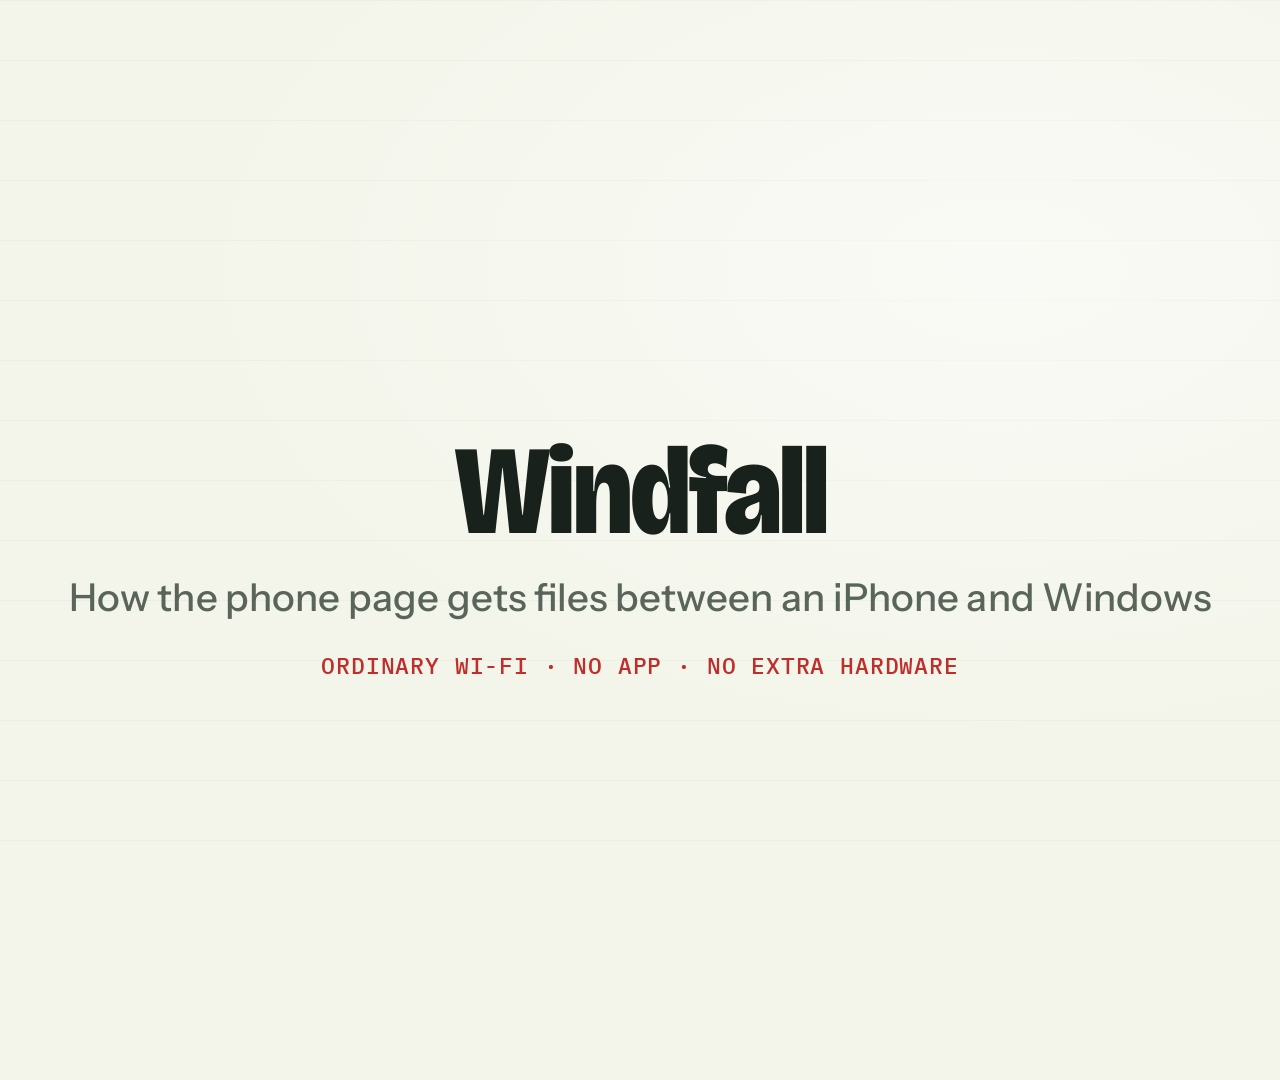
<file: tools/film/film.html>
<!doctype html>
<html lang="en">
<head>
<meta charset="utf-8">
<title>Windfall phone page explainer</title>
<link rel="stylesheet" href="https://fonts.googleapis.com/css2?family=Bricolage+Grotesque:opsz,wdth,wght@12..96,75..100,200..800&family=IBM+Plex+Mono:wght@400;500&family=Instrument+Sans:ital,wght@0,400..700;1,400..700&display=swap">
<style>
:root {
  --flesh: #F3F5EA; --pith: #FAFBF5; --seed: #18211B; --stem: #59645B; --rule: #D3D9C6;
  --skin: #BF2E2A; --leaf: #37722F; --russet: #8C5C1A;
  --tint-skin: #F4DAD3; --tint-leaf: #DCE9CF; --tint-russet: #F0E3C6; --tint-stem: #E3E7D8;
  --display: "Bricolage Grotesque", sans-serif;
  --body: "Instrument Sans", sans-serif;
  --mono: "IBM Plex Mono", monospace;
  /* the phone page's own iOS palette */
  --ios-bg: #f2f2f7; --ios-card: #fff; --ios-text: #1c1c1e; --ios-sec: #6c6c70; --ios-line: #e5e5ea;
  --ios-accent: #0a84ff; --ios-ok: #248a3d; --ios-bad: #d70015;
  --on-skin: #fff; --grain: #d3d9c640; --glow: #fff8; --shadow: #18211b80;
  --bezel: #222b24; --stand-a: #2b352d; --stand-b: #3a463c; --wall-a: #e6ecd9; --wall-b: #cfd9c0;
  --handset: #1b1f1c; --edge: transparent;
  --ios-banner: #f2f2f7f0; --ios-banner-text: #1c1c1e; --ios-bar: #f9f9fbf2; --ios-bar-line: #d8d8dc; --ios-url: #e3e3e8;
}
/* The same film for a dark page: the site's dark tokens, and the phone page's own dark palette. */
:root[data-theme="dark"] {
  --flesh: #0F1511; --pith: #171F19; --seed: #E8EDDD; --stem: #9AA79A; --rule: #2B362D;
  --skin: #EF6A5F; --leaf: #8CC57C; --russet: #D9A85C;
  --tint-skin: #3B1F1C; --tint-leaf: #1D3220; --tint-russet: #352A10; --tint-stem: #212A23;
  --ios-bg: #000; --ios-card: #1c1c1e; --ios-text: #f2f2f7; --ios-sec: #98989f; --ios-line: #38383a;
  --ios-ok: #30d158; --ios-bad: #ff453a;
  --on-skin: #0F1511; --grain: #2b362d55; --glow: #ffffff06; --shadow: #00000099;
  --bezel: #2a352c; --stand-a: #222b24; --stand-b: #2a352c; --wall-a: #1b271e; --wall-b: #111a14;
  --handset: #2a302b; --edge: #3a463c;
  --ios-banner: #2c2c2ef0; --ios-banner-text: #f2f2f7; --ios-bar: #1c1c1ef2; --ios-bar-line: #38383a; --ios-url: #2c2c2e;
}
* { box-sizing: border-box; }
html, body { margin: 0; width: 1920px; height: 1080px; overflow: hidden; background: var(--flesh); color: var(--seed); font-family: var(--body); }
.abs { position: absolute; }
#frame { position: absolute; inset: 0; overflow: hidden; }

/* paper grain: faint rules */
#bg { position: absolute; inset: 0; background:
  radial-gradient(1200px 700px at 78% 30%, var(--glow) 0, transparent 70%),
  repeating-linear-gradient(0deg, transparent 0 59px, var(--grain) 59px 60px); }

/* captions */
.cap { position: absolute; left: 120px; top: 74px; width: 1680px; }
.cap .eyebrow { font: 600 22px/1 var(--mono); letter-spacing: .08em; text-transform: uppercase; color: var(--skin); }
.cap h2 { margin: 14px 0 0; font: 700 60px/1.05 var(--display); font-variation-settings: "wdth" 85; letter-spacing: -.01em; }
.cap p { margin: 14px 0 0; font: 400 28px/1.35 var(--body); color: var(--stem); max-width: 1500px; }
.cap p b { color: var(--seed); font-weight: 600; }

/* brand corner */
#brand { right: 120px; top: 70px; display: flex; align-items: center; gap: 14px; font: 600 22px var(--display); color: var(--stem); }
#brand svg { width: 34px; height: 34px; }

/* PC */
#pc { left: 170px; top: 330px; width: 900px; height: 640px; }
#monitor { position: absolute; left: 0; top: 0; width: 900px; height: 540px; background: var(--bezel); border-radius: 22px; padding: 18px; box-shadow: 0 30px 60px -30px var(--shadow), inset 0 0 0 1px var(--edge); }
#screen { position: relative; width: 864px; height: 504px; border-radius: 8px; overflow: hidden; background: linear-gradient(160deg, var(--wall-a), var(--wall-b)); }
#neck { position: absolute; left: 400px; top: 540px; width: 100px; height: 70px; background: linear-gradient(var(--stand-a), var(--stand-b)); }
#foot { position: absolute; left: 300px; top: 606px; width: 300px; height: 18px; border-radius: 9px; background: var(--stand-b); }
#pc-label { position: absolute; left: 0; top: 648px; width: 900px; text-align: center; font: 500 22px var(--mono); color: var(--stem); }

.win { position: absolute; left: 40px; top: 30px; width: 784px; height: 444px; background: var(--pith); border-radius: 12px; box-shadow: 0 12px 30px -12px var(--shadow); overflow: hidden; }
.win .bar { height: 44px; display: flex; align-items: center; gap: 10px; padding: 0 18px; border-bottom: 1px solid var(--rule); font: 700 20px var(--display); }
.win .bar svg { width: 24px; height: 24px; }
.win .bar .dots { margin-left: 6px; color: var(--stem); font: 400 18px var(--body); letter-spacing: 6px; }
.win .bar .tb-phone { margin-left: auto; padding: 6px 14px; border-radius: 8px; background: var(--skin); color: var(--on-skin); font: 600 16px var(--body); }
.layer { position: absolute; left: 0; right: 0; top: 44px; bottom: 0; padding: 26px 30px; }
.pc-h { font: 700 30px/1.1 var(--display); }
.pc-p { font: 400 19px/1.4 var(--body); color: var(--stem); margin-top: 8px; }
.btn { display: inline-block; padding: 11px 22px; border-radius: 10px; font: 600 19px var(--body); }
.btn.red { background: var(--skin); color: var(--on-skin); }
.btn.ghost { background: var(--tint-stem); color: var(--seed); }
.rows { margin-top: 16px; }
.rowi { display: flex; justify-content: space-between; align-items: center; padding: 9px 0; border-top: 1px solid var(--rule); font: 400 19px var(--body); }
.rowi:first-child { border-top: 0; }
.rowi .sz { color: var(--stem); font-family: var(--mono); font-size: 16px; }
.mono { font-family: var(--mono); }
.tick { color: var(--leaf); font-weight: 700; }

/* phone */
#phone { left: 1330px; top: 248px; width: 360px; height: 740px; background: var(--handset); border-radius: 58px; padding: 14px; box-shadow: 0 40px 70px -30px var(--shadow), inset 0 0 0 1px var(--edge); }
#pscreen { position: relative; width: 332px; height: 712px; border-radius: 46px; overflow: hidden; background: var(--ios-bg); font-family: -apple-system, var(--body); color: var(--ios-text); }
#island { position: absolute; left: 116px; top: 12px; width: 100px; height: 30px; border-radius: 15px; background: #000; z-index: 20; }
#phone-label { position: absolute; left: 1330px; top: 1006px; width: 360px; text-align: center; font: 500 22px var(--mono); color: var(--stem); }
.p-layer { position: absolute; inset: 0; }
.lock { background: linear-gradient(170deg, #3f5a3c, #18211b); color: #fff; text-align: center; }
.lock .time { margin-top: 110px; font: 300 84px/1 var(--body); }
.lock .date { font: 500 18px var(--body); opacity: .8; margin-top: 6px; }
.cam { background: #0d0f0e; }
.cam .view { position: absolute; left: 0; right: 0; top: 0; bottom: 120px; background: radial-gradient(circle at 50% 45%, #4a5148, #1e231f 75%); }
.cam .shot { position: absolute; left: 50%; bottom: 34px; width: 66px; height: 66px; margin-left: -33px; border-radius: 50%; border: 5px solid #fff; }
.cam .qr-in { position: absolute; left: 76px; top: 200px; width: 180px; height: 180px; background: #fff; padding: 10px; border-radius: 6px; }
.cam .bracket { position: absolute; left: 66px; top: 190px; width: 200px; height: 200px; border: 4px solid #ffd60a; border-radius: 14px; }
.banner { position: absolute; left: 12px; right: 12px; top: 54px; background: var(--ios-banner); border-radius: 20px; padding: 12px 14px; color: var(--ios-banner-text); font: 400 14px/1.3 -apple-system, var(--body); }
.banner b { display: block; font-size: 14px; }
.safari { position: absolute; left: 0; right: 0; bottom: 0; height: 74px; background: var(--ios-bar); border-top: 1px solid var(--ios-bar-line); z-index: 10; }
.safari .url { margin: 12px 16px; height: 38px; border-radius: 12px; background: var(--ios-url); display: flex; align-items: center; justify-content: center; font: 500 15px -apple-system, var(--body); color: var(--ios-text); }
.pg { position: absolute; left: 0; right: 0; top: 0; padding: 58px 14px 90px; }
.pg .eb { font: 600 11px var(--body); letter-spacing: .06em; text-transform: uppercase; color: var(--ios-sec); }
.pg h1 { margin: 2px 0 4px; font: 700 27px/1.15 var(--body); }
.pg .lede { font-size: 14px; color: var(--ios-sec); line-height: 1.35; }
.pg .card { background: var(--ios-card); border-radius: 15px; padding: 14px; margin-top: 14px; }
.pg h3 { margin: 0 0 11px; font: 700 17px var(--body); }
.pg .ib { display: block; text-align: center; border-radius: 12px; padding: 12px; font: 600 15px var(--body); background: var(--ios-accent); color: #fff; }
.pg .ib.dim { opacity: .45; }
.pg .files { margin-top: 8px; }
.pg .files div { display: flex; justify-content: space-between; padding: 7px 0; border-top: 1px solid var(--ios-line); font-size: 13.5px; }
.pg .files div:first-child { border-top: 0; }
.pg .files .s { color: var(--ios-sec); }
.pg .files a { color: var(--ios-accent); }
.pg .prog { height: 5px; border-radius: 3px; background: var(--ios-line); overflow: hidden; margin-top: 11px; }
.pg .prog i { display: block; height: 100%; width: 0; background: var(--ios-accent); }
.pg .st { margin-top: 10px; font-size: 13.5px; color: var(--ios-sec); min-height: 18px; }
.pg .st.ok { color: var(--ios-ok); font-weight: 600; }
.pg .st.bad { color: var(--ios-bad); }
.pg .note { font-size: 12.5px; color: var(--ios-sec); margin-top: 8px; line-height: 1.35; }

/* link */
#link { left: 1070px; top: 570px; width: 260px; height: 40px; }
#link .line { position: absolute; left: 0; right: 0; top: 19px; height: 3px; border-radius: 2px; background: var(--leaf); }
#link .lbl { position: absolute; left: 0; right: 0; top: 34px; text-align: center; font: 500 17px var(--mono); color: var(--leaf); }
#awdl { left: 1070px; top: 570px; width: 260px; height: 40px; }
#awdl .line { position: absolute; left: 0; right: 0; top: 19px; border-top: 3px dashed var(--skin); }
#awdl .lbl { position: absolute; left: 0; right: 0; top: -34px; text-align: center; font: 600 18px var(--mono); color: var(--skin); }
#awdl .x { position: absolute; left: 106px; top: -6px; width: 48px; height: 48px; border-radius: 50%; background: var(--skin); color: var(--on-skin); font: 700 30px/48px var(--body); text-align: center; }
#router { left: 1164px; top: 430px; width: 72px; }
.chip { position: absolute; left: 0; top: 0; padding: 7px 12px; border-radius: 8px; font: 500 16px var(--mono); white-space: nowrap; background: var(--seed); color: var(--flesh); box-shadow: 0 6px 14px -6px var(--shadow); }
.chip.red { background: var(--skin); }
.chip.leaf { background: var(--leaf); }
.byte { position: absolute; left: 0; top: 0; width: 16px; height: 16px; border-radius: 4px; background: var(--leaf); }
.byte.red { background: var(--skin); }

.cursor { position: absolute; left: 0; top: 0; width: 28px; z-index: 30; }
.ripple { position: absolute; width: 60px; height: 60px; margin: -30px 0 0 -30px; border-radius: 50%; border: 4px solid var(--skin); z-index: 29; }

/* full-screen scenes */
.full { position: absolute; inset: 0; }
#intro { display: flex; flex-direction: column; align-items: center; justify-content: center; text-align: center; }
#intro svg { width: 190px; height: 190px; }
#intro h1 { margin: 26px 0 0; font: 800 132px/1 var(--display); font-variation-settings: "wdth" 85; letter-spacing: -.02em; }
#intro .sub { margin-top: 20px; font: 500 40px var(--body); color: var(--stem); }
#intro .tag { margin-top: 30px; font: 500 24px var(--mono); color: var(--skin); letter-spacing: .06em; text-transform: uppercase; }

#flow { left: 120px; top: 330px; width: 1680px; }
.req { display: grid; grid-template-columns: 330px 1fr; gap: 32px; align-items: center; padding: 26px 34px; background: var(--pith); border: 1px solid var(--rule); border-radius: 18px; margin-bottom: 20px; }
.req .m { font: 500 28px var(--mono); }
.req .m em { font-style: normal; color: var(--skin); }
.req .d { font: 400 27px/1.35 var(--body); color: var(--stem); }
.req .d b { color: var(--seed); font-weight: 600; }

#binding { left: 120px; top: 340px; width: 1680px; display: grid; grid-template-columns: 1fr 120px 1fr; align-items: center; }
.bcard { background: var(--pith); border: 2px solid var(--rule); border-radius: 22px; padding: 34px 38px; }
.bcard .k { font: 600 20px var(--mono); letter-spacing: .08em; text-transform: uppercase; color: var(--stem); }
.bcard .v { margin-top: 14px; font: 500 40px var(--mono); }
.bcard .v2 { margin-top: 8px; font: 400 26px var(--mono); color: var(--stem); }
.bcard.bad { border-color: var(--skin); background: var(--tint-skin); }
.vs { text-align: center; font: 700 64px var(--display); color: var(--skin); }
#verdict { left: 120px; top: 700px; width: 1680px; display: flex; gap: 22px; }
.pill { padding: 18px 26px; border-radius: 14px; font: 500 25px var(--body); background: var(--tint-stem); }
.pill.red { background: var(--skin); color: var(--on-skin); font-weight: 600; }

#locks { left: 120px; top: 330px; width: 1680px; display: grid; grid-template-columns: 1fr 1fr; gap: 30px; }
.lockc { background: var(--pith); border: 1px solid var(--rule); border-radius: 22px; padding: 36px 40px; min-height: 300px; }
.lockc .n { font: 700 72px/1 var(--display); color: var(--skin); }
.lockc h3 { margin: 10px 0 0; font: 700 40px var(--display); }
.lockc p { margin: 12px 0 0; font: 400 26px/1.4 var(--body); color: var(--stem); }
.lockc .tok { margin-top: 18px; font: 500 22px var(--mono); color: var(--seed); background: var(--tint-stem); padding: 10px 14px; border-radius: 8px; display: inline-block; }
#http { left: 120px; top: 720px; width: 1680px; display: grid; grid-template-columns: 1fr 1fr; gap: 30px; }
.hcol { padding: 24px 30px; border-radius: 16px; font: 400 24px/1.4 var(--body); }
.hcol b { display: block; font: 600 20px var(--mono); letter-spacing: .06em; text-transform: uppercase; margin-bottom: 6px; }
.hcol.ok { background: var(--tint-leaf); } .hcol.ok b { color: var(--leaf); }
.hcol.no { background: var(--tint-russet); } .hcol.no b { color: var(--russet); }

#outro { left: 120px; top: 320px; width: 1680px; }
.vrow { display: flex; align-items: baseline; gap: 22px; padding: 18px 0; border-top: 1px solid var(--rule); font: 400 32px/1.3 var(--body); }
.vrow:first-child { border-top: 0; }
.vrow .tick { font-size: 34px; }
#outro-end { left: 120px; top: 830px; width: 1680px; display: flex; justify-content: space-between; align-items: center; }
#outro-end .big { font: 700 44px var(--display); font-variation-settings: "wdth" 85; }
#outro-end .url { font: 500 28px var(--mono); color: var(--skin); }
</style>
</head>
<body>
<div id="frame">
<div id="bg"></div>

<!-- shared mark -->
<svg width="0" height="0" style="position:absolute">
  <defs>
    <symbol id="mark" viewBox="0 0 100 100">
      <mask id="gusts" maskUnits="userSpaceOnUse" x="-100" y="-100" width="300" height="300">
        <rect x="-100" y="-100" width="300" height="300" fill="#fff"/>
        <path d="M-20 43H47M-20 60H35" fill="none" stroke="#000" stroke-width="8" stroke-linecap="round"/>
      </mask>
      <g mask="url(#gusts)"><path fill="var(--skin)" transform="translate(51 50) rotate(12) scale(0.9) translate(-50 -48)" d="M50 31C45 25 37 23 30 25C19 28 12 38 12 50C12 67 23 87 36 88C42 88.5 46 86 50 86C54 86 58 88.5 64 88C77 87 88 67 88 50C88 38 81 28 70 25C63 23 55 25 50 31Z"/></g>
      <g fill="var(--leaf)" transform="translate(51 50) rotate(12) scale(0.9) translate(-50 -48)">
        <rect x="48" y="12" width="7" height="22" rx="3.5" transform="rotate(14 51.5 30)"/>
        <path d="M53 23C56 13 66 8 78 9C76 19 66 26 53 23Z"/>
      </g>
    </symbol>
  </defs>
</svg>

<!-- ============ INTRO ============ -->
<div id="intro" class="full">
  <svg><use href="#mark"/></svg>
  <h1>Windfall</h1>
  <div class="sub">How the phone page gets files between an iPhone and Windows</div>
  <div class="tag">Ordinary Wi-Fi · no app · no extra hardware</div>
</div>

<!-- ============ CAPTIONS ============ -->
<div class="cap" id="c1"><div class="eyebrow">01 · The problem</div><h2>AirDrop needs a radio mode Windows can't drive.</h2>
  <p>An iPhone only AirDrops over <b>AWDL</b>, Apple's second Wi-Fi link layer. Windows exposes no way to run it.</p></div>
<div class="cap" id="c1b"><div class="eyebrow">01 · The way round</div><h2>So use the Wi-Fi both devices already share.</h2>
  <p>Windfall serves a small web page on the local network. <b>It is not AirDrop</b>, and it needs no Linux, no app on the phone and no extra hardware.</p></div>
<div class="cap" id="c2"><div class="eyebrow">02 · Scan</div><h2>The PC shows a code. The iPhone's camera reads it.</h2>
  <p>The code holds the PC's address and a <b>secret token</b>: 128 random bits, new every run. Safari opens the page. Any request without the token gets a 404.</p></div>
<div class="cap" id="c3"><div class="eyebrow">03 · Send, in order</div><h2>The phone sends the list first, then the files.</h2>
  <p>One <span class="mono">POST /&lt;token&gt;/upload</span>. The form fields arrive in a fixed order, and the order is the point.</p></div>
<div class="cap" id="c4"><div class="eyebrow">04 · Ask before reading</div><h2>The PC asks before it reads a single byte of a file.</h2>
  <p>The list is what the person sees. Until they answer, the upload waits in the socket and <b>TCP holds the phone back</b>, so nobody can push a file onto the PC unasked.</p></div>
<div class="cap" id="c5"><div class="eyebrow">04 · Accepted</div><h2>Accept, and the bytes flow at Wi-Fi speed.</h2>
  <p>Files are staged, then committed <b>all or nothing</b>. Five photos, 3.6 MB together, arrived intact from a real iPhone.</p></div>
<div class="cap" id="c6"><div class="eyebrow">05 · The list is binding</div><h2>What was agreed to is what lands on disk.</h2>
  <p>Each file is saved under the name the list gave it and may be no larger than the list said. Any mismatch fails the whole upload.</p></div>
<div class="cap" id="c7"><div class="eyebrow">06 · Decline</div><h2>Say no, and the phone hears it.</h2>
  <p>The refusal goes out while the phone is still uploading. Safari shows <b>"Declined on"</b> the PC's name, and nothing is left behind: no file, no staging folder.</p></div>
<div class="cap" id="c8"><div class="eyebrow">07 · The other way</div><h2>The PC can offer files back to the phone.</h2>
  <p>Only while the phone sheet is open. Each offer has a generation number, so an old link stops working the moment the offer changes. Downloads land in the Files app.</p></div>
<div class="cap" id="c9"><div class="eyebrow">08 · Security model</div><h2>Two locks, and plain HTTP on purpose.</h2>
  <p>Safari shows a full-page warning for a self-signed certificate. Rather than teach people to click through it, the page relies on the token, the prompt and the Wi-Fi's own encryption.</p></div>
<div class="cap" id="c10"><div class="eyebrow">09 · Verified</div><h2>Tested with a real iPhone on iOS 27.0.1.</h2>
  <p>The Windfall app on plain Windows, over home Wi-Fi.</p></div>

<!-- ============ STAGE ============ -->
<div id="stage" class="full">
  <div id="pc" class="abs">
    <div id="monitor"><div id="screen">
      <div class="win">
        <div class="bar"><svg><use href="#mark"/></svg>Windfall<span class="tb-phone" id="phone-btn">📱 Your phone</span><span class="dots">● ● ●</span></div>

        <div class="layer" id="pc-home">
          <div class="pc-h">Ready</div>
          <div class="pc-p">iPhones only appear here over AWDL. For one on this Wi-Fi, use the phone button above.</div>
        </div>

        <div class="layer" id="pc-qr">
          <div style="display:flex;gap:34px">
            <div id="qr" style="width:250px;height:250px;background:#fff;border:1px solid var(--rule);border-radius:10px;padding:14px;flex:none"></div>
            <div>
              <div class="pc-h">Your phone</div>
              <div class="pc-p">Scan with the Camera on a phone on this Wi-Fi, then send files both ways in its browser. No app needed.</div>
              <div class="mono" style="margin-top:18px;font-size:17px;line-height:1.5;color:var(--seed)">http://192.168.1.20:52814/<br><span id="tok" style="background:var(--tint-skin);color:var(--skin);padding:1px 6px;border-radius:4px">k3J9…Qf2w</span>/</div>
              <div style="margin-top:20px"><span class="btn ghost">New link</span></div>
            </div>
          </div>
        </div>

        <div class="layer" id="pc-ask">
          <div class="pc-h">iPhone wants to send 5 files</div>
          <div class="pc-p">3.6 MB together. Nothing is saved unless you accept.</div>
          <div class="rows">
            <div class="rowi"><span>IMG_4101.jpeg</span><span class="sz">2.5 MB</span></div>
            <div class="rowi"><span>IMG_4102.jpeg</span><span class="sz">412 KB</span></div>
            <div class="rowi"><span>IMG_4103.jpeg</span><span class="sz">388 KB</span></div>
            <div class="rowi"><span>IMG_4104.jpeg</span><span class="sz">201 KB</span></div>
            <div class="rowi"><span>IMG_4105.jpeg</span><span class="sz">96 KB</span></div>
          </div>
          <div style="position:absolute;right:30px;bottom:24px;display:flex;gap:14px"><span class="btn ghost" id="b-decline">Decline</span><span class="btn red" id="b-accept">Accept</span></div>
        </div>

        <div class="layer" id="pc-saved">
          <div class="pc-h" id="saved-h">Receiving from iPhone…</div>
          <div class="pc-p mono" style="font-size:17px">Downloads\Windfall</div>
          <div class="rows" id="saved-rows">
            <div class="rowi"><span>IMG_4101.jpeg</span><span class="tick">✓</span></div>
            <div class="rowi"><span>IMG_4102.jpeg</span><span class="tick">✓</span></div>
            <div class="rowi"><span>IMG_4103.jpeg</span><span class="tick">✓</span></div>
            <div class="rowi"><span>IMG_4104.jpeg</span><span class="tick">✓</span></div>
            <div class="rowi"><span>IMG_4105.jpeg</span><span class="tick">✓</span></div>
          </div>
        </div>

        <div class="layer" id="pc-ask2">
          <div class="pc-h">iPhone wants to send 1 file</div>
          <div class="pc-p">Nothing is saved unless you accept.</div>
          <div class="rows"><div class="rowi"><span>IMG_4120.jpeg</span><span class="sz">1.6 MB</span></div></div>
          <div style="position:absolute;right:30px;bottom:24px;display:flex;gap:14px"><span class="btn ghost" id="b-decline2">Decline</span><span class="btn red">Accept</span></div>
        </div>

        <div class="layer" id="pc-declined">
          <div class="pc-h">Declined</div>
          <div class="pc-p">The phone was told. Nothing was written: no file, no staging folder.</div>
          <div style="margin-top:34px;padding:18px 22px;border-radius:12px;background:var(--tint-stem);font:500 18px var(--mono);color:var(--stem)">Downloads\Windfall\.incoming-…&nbsp;&nbsp;<span style="color:var(--skin)">removed</span></div>
        </div>

        <div class="layer" id="pc-offer">
          <div class="pc-h">Offered to the phone</div>
          <div class="pc-p">While this sheet is open · offer <span class="mono" style="color:var(--skin)">#4</span></div>
          <div class="rows">
            <div class="rowi"><span>holiday-01.jpg</span><span class="sz">3.1 MB</span></div>
            <div class="rowi"><span>holiday-02.jpg</span><span class="sz">2.8 MB</span></div>
            <div class="rowi"><span>clip.mp4</span><span class="sz">24 MB</span></div>
          </div>
        </div>
      </div>
      <svg class="cursor" id="cursor" viewBox="0 0 28 40"><path d="M2 2L2 32L10 25L15 37L20 35L15 23L26 23Z" fill="#18211B" stroke="#fff" stroke-width="2.5" stroke-linejoin="round"/></svg>
      <div class="ripple" id="ripple-pc"></div>
    </div></div>
    <div id="neck"></div><div id="foot"></div>
    <div id="pc-label">Windows PC · STUDIO-PC</div>
  </div>

  <div id="awdl" class="abs"><div class="lbl">AirDrop · AWDL</div><div class="line"></div><div class="x">✕</div></div>
  <div id="link" class="abs"><div class="line"></div><div class="lbl">same Wi-Fi</div></div>
  <svg id="router" class="abs" viewBox="0 0 72 60"><g fill="none" stroke="var(--leaf)" stroke-width="5" stroke-linecap="round"><path d="M8 22a40 40 0 0 1 56 0"/><path d="M18 32a26 26 0 0 1 36 0"/><path d="M28 42a12 12 0 0 1 16 0"/></g><circle cx="36" cy="52" r="5" fill="var(--leaf)"/></svg>

  <div id="phone" class="abs"><div id="pscreen">
    <div id="island"></div>
    <div class="p-layer lock" id="p-lock"><div class="time">9:41</div><div class="date">Thursday 8 October</div></div>
    <div class="p-layer cam" id="p-cam">
      <div class="view"></div>
      <div class="qr-in" id="qr2"></div>
      <div class="bracket" id="bracket"></div>
      <div class="shot"></div>
      <div class="banner" id="banner"><b>Website QR Code</b>Open “192.168.1.20” in Safari</div>
    </div>
    <div class="p-layer" id="p-page">
      <div class="pg" id="pg">
        <div class="eb">Windfall</div>
        <h1>STUDIO-PC</h1>
        <div class="lede">Send files both ways over this Wi-Fi. No app needed.</div>
        <div class="card" id="sendcard">
          <h3>Send to STUDIO-PC</h3>
          <div class="ib" id="choose">Choose photos or files</div>
          <div class="files" id="chosen5">
            <div><span>IMG_4101.jpeg</span><span class="s">2.5 MB</span></div>
            <div><span>IMG_4102.jpeg</span><span class="s">412 KB</span></div>
            <div><span>IMG_4103.jpeg</span><span class="s">388 KB</span></div>
            <div><span>IMG_4104.jpeg</span><span class="s">201 KB</span></div>
            <div><span>IMG_4105.jpeg</span><span class="s">96 KB</span></div>
          </div>
          <div class="files" id="chosen1"><div><span>IMG_4120.jpeg</span><span class="s">1.6 MB</span></div></div>
          <div class="ib" id="sendbtn" style="margin-top:10px">Send 5 files</div>
          <div class="prog" id="prog"><i id="progbar"></i></div>
          <div class="st" id="st"></div>
        </div>
        <div class="card" id="recv">
          <h3>From STUDIO-PC</h3>
          <div class="files">
            <div><a>holiday-01.jpg</a><span class="s" id="d1">3.1 MB</span></div>
            <div><a>holiday-02.jpg</a><span class="s" id="d2">2.8 MB</span></div>
            <div><a>clip.mp4</a><span class="s" id="d3">24 MB</span></div>
          </div>
          <div class="note">Downloads go to the Files app. To put a photo in Photos, open it there and tap Share, then Save Image.</div>
        </div>
      </div>
      <div class="safari"><div class="url">🔒︎ 192.168.1.20</div></div>
      <div class="banner" id="dl-banner" style="top:54px"><b>Download complete</b>holiday-01.jpg saved to Files</div>
    </div>
    <div class="ripple" id="ripple-ph"></div>
  </div></div>
  <div id="phone-label">iPhone · Safari</div>

  <!-- packets -->
  <div id="packets" class="full" style="pointer-events:none"></div>
</div>

<!-- ============ FLOW (upload order) ============ -->
<div id="flow" class="abs">
  <div class="req" id="f1"><div class="m">1 · <em>from</em></div><div class="d">A guess at the device, <b>"iPhone"</b>, from the browser. Display only.</div></div>
  <div class="req" id="f2"><div class="m">2 · <em>manifest</em></div><div class="d">JSON list of <b>{name, size}</b> for every file it is about to send. <b>No list, no question:</b> an upload without one is refused.</div></div>
  <div class="req" id="f3"><div class="m">3 · <em>file</em> × n</div><div class="d">The files themselves. The PC reads the first one's headers, then <b>stops and asks</b>.</div></div>
</div>

<!-- ============ BINDING ============ -->
<div id="binding" class="abs">
  <div class="bcard" id="bc1"><div class="k">Agreed at the prompt</div><div class="v">photo.jpg</div><div class="v2">1.2 MB · 1 file</div></div>
  <div class="vs" id="bvs">≠</div>
  <div class="bcard bad" id="bc2"><div class="k">What the page sent</div><div class="v">photo.exe</div><div class="v2">40 MB · 2 files</div></div>
</div>
<div id="verdict" class="abs">
  <div class="pill" id="v1">Name taken from the list</div>
  <div class="pill" id="v2">No larger than listed</div>
  <div class="pill" id="v3">Count must match</div>
  <div class="pill red" id="v4">Mismatch → whole upload fails, nothing kept</div>
</div>

<!-- ============ LOCKS ============ -->
<div id="locks" class="abs">
  <div class="lockc" id="l1"><div class="n">1</div><h3>The token</h3><p>128 random bits as the first path segment, compared in constant time. Wrong or missing gets the same 404 as a page that doesn't exist.</p><div class="tok">/k3J9…Qf2w/upload</div></div>
  <div class="lockc" id="l2"><div class="n">2</div><h3>The prompt</h3><p>Anyone with the link can <i>ask</i> to send files. Nothing is written until the person at the PC agrees. New link takes the address back.</p></div>
</div>
<div id="http" class="abs">
  <div class="hcol ok" id="h1"><b>Protected</b>From outsiders, by the Wi-Fi's encryption. From others on the network without the link, by the token.</div>
  <div class="hcol no" id="h2"><b>Not protected</b>From someone on the same network who can intercept traffic. So: home and other trusted networks.</div>
</div>

<!-- ============ OUTRO ============ -->
<div id="outro" class="abs">
  <div class="vrow" id="o1"><span class="tick">✓</span>The camera read the code from the app; Safari opened the page</div>
  <div class="vrow" id="o2"><span class="tick">✓</span>One photo, then five in one send, arrived intact (Safari converts HEIC to JPEG)</div>
  <div class="vrow" id="o3"><span class="tick">✓</span>A decline reached the phone as "Declined on", leaving nothing behind</div>
  <div class="vrow" id="o4"><span class="tick">✓</span>Five images and a video downloaded from the PC to the phone</div>
</div>
<div id="outro-end" class="abs">
  <div style="display:flex;align-items:center;gap:20px"><svg style="width:64px;height:64px"><use href="#mark"/></svg><span class="big">Not AirDrop. Just the Wi-Fi you already have.</span></div>
  <div class="url">uvejsgj.github.io/windfall-site</div>
</div>

<div id="brand" class="abs"><svg><use href="#mark"/></svg>Windfall · the phone page</div>
</div>

<script>
if (new URLSearchParams(location.search).get('theme') === 'dark') document.documentElement.dataset.theme = 'dark';

// ---------- QR-looking pattern (illustrative) ----------
function drawQR(el, n) {
  let s = 1234567;
  const rnd = () => (s = (s * 1103515245 + 12345) % 2147483648) / 2147483648;
  const finder = (x, y) => [x, y];
  const isFinder = (x, y) => [[0,0],[n-7,0],[0,n-7]].some(([fx,fy]) => x>=fx-1 && x<fx+8 && y>=fy-1 && y<fy+8);
  let r = '';
  for (let y = 0; y < n; y++) for (let x = 0; x < n; x++) {
    if (isFinder(x, y)) continue;
    if (rnd() < 0.5) r += `<rect x="${x}" y="${y}" width="1.02" height="1.02"/>`;
  }
  for (const [fx, fy] of [[0,0],[n-7,0],[0,n-7]]) {
    r += `<rect x="${fx}" y="${fy}" width="7" height="7"/><rect x="${fx+1}" y="${fy+1}" width="5" height="5" fill="#fff"/><rect x="${fx+2}" y="${fy+2}" width="3" height="3"/>`;
  }
  el.innerHTML = `<svg viewBox="0 0 ${n} ${n}" width="100%" height="100%" fill="#18211B" shape-rendering="crispEdges">${r}</svg>`;
}
drawQR(document.getElementById('qr'), 29);
drawQR(document.getElementById('qr2'), 29);

// ---------- timing helpers ----------
const $ = (id) => document.getElementById(id);
const clamp = (v, a = 0, b = 1) => Math.min(b, Math.max(a, v));
const ease = (p) => p < .5 ? 4*p*p*p : 1 - Math.pow(-2*p + 2, 3) / 2;
const outBack = (p) => { const c1 = 1.5, c3 = c1 + 1; return 1 + c3*Math.pow(p-1,3) + c1*Math.pow(p-1,2); };
const prog = (t, a, b) => ease(clamp((t - a) / (b - a)));
const lerp = (a, b, p) => a + (b - a) * p;

// visible in [a, b] with fades; dy = rise distance
function vis(el, t, a, b, f = .45, dy = 24) {
  if (typeof el === 'string') el = $(el);
  const pin = prog(t, a, a + f), pout = b === Infinity ? 0 : prog(t, b - f, b);
  const o = Math.min(pin, 1 - pout);
  el.style.opacity = o;
  el.style.visibility = o <= 0.001 ? 'hidden' : 'visible';
  el.style.transform = `translateY(${(1 - pin) * dy - pout * dy * .5}px)`;
  return o;
}
function op(el, o) { if (typeof el === 'string') el = $(el); el.style.opacity = o; el.style.visibility = o <= .001 ? 'hidden' : 'visible'; }

// ---------- packets ----------
const pk = $('packets');
const pool = [];
function chipAt(i, text, cls, x, y, o) {
  let el = pool[i];
  if (!el) { el = document.createElement('div'); pk.appendChild(el); pool[i] = el; }
  el.className = cls; el.textContent = text;
  el.style.transform = `translate(${x}px, ${y}px)`; el.style.opacity = o;
  el.style.visibility = o <= .001 ? 'hidden' : 'visible';
}
// a packet flying along the link; dir +1 PC->phone, -1 phone->PC
const LX0 = 1040, LX1 = 1350, LY = 589;
function fly(i, text, cls, t, t0, dur, dir, yOff = 0, w = 0) {
  const p = clamp((t - t0) / dur);
  const e = ease(p);
  const xa = dir > 0 ? LX0 : LX1 - w, xb = dir > 0 ? LX1 - w : LX0;
  const o = p <= 0 || p >= 1 ? 0 : Math.min(1, p * 6, (1 - p) * 6);
  chipAt(i, text, cls, lerp(xa, xb, e), LY + yOff - (text ? 16 : 8) - Math.sin(e * Math.PI) * 22, o);
}

// cursor & ripples (PC coordinates are inside #screen)
// The middle of a button on the PC's screen, in #screen coordinates. Layout offsets ignore the
// layers' fade transforms, so this is where the button rests.
function spot(id) {
  let el = $(id), x = el.offsetWidth / 2, y = el.offsetHeight / 2;
  for (; el && el.id !== 'screen'; el = el.offsetParent) { x += el.offsetLeft; y += el.offsetTop; }
  return [x, y];
}
// The pointer's tip is 2px in from the corner of its image.
const tip = ([x, y]) => [x - 2, y - 2];
function cursorPath(t, keys) {
  // keys: [[t, x, y], ...]
  if (t <= keys[0][0]) return keys[0];
  for (let k = 1; k < keys.length; k++) if (t <= keys[k][0]) {
    const [ta, xa, ya] = keys[k-1], [tb, xb, yb] = keys[k];
    const p = ease((t - ta) / (tb - ta));
    return [t, lerp(xa, xb, p), lerp(ya, yb, p)];
  }
  return keys[keys.length - 1];
}
function ripple(el, t, t0, x, y) {
  el = $(el);
  const p = clamp((t - t0) / .55);
  el.style.left = x + 'px'; el.style.top = y + 'px';
  el.style.opacity = p > 0 && p < 1 ? 1 - p : 0;
  el.style.transform = `scale(${.4 + p * 1.1})`;
}

// ---------- timeline ----------
const T = {
  intro: [0, 6],
  c1: [6, 11.5], c1b: [11.5, 16],
  c2: [16, 27.5],
  c3: [27.5, 36], flow: [27.5, 36],
  c4: [36, 43.9], c5: [43.9, 52],
  c6: [52, 61], c7: [61, 69.5], c8: [69.5, 80],
  c9: [80, 91], c10: [91, 101],
  END: 101,
};
window.DURATION = T.END + 2.4;

function render(rt) {
  // hold the upload-order slide for a beat so it can be read
  const HOLD_AT = 34.6, HOLD = 2.4;
  const t = rt < HOLD_AT ? rt : rt < HOLD_AT + HOLD ? HOLD_AT : rt - HOLD;
  // intro
  const io = vis('intro', t, -1, T.intro[1], .7, 0);
  $('intro').style.transform = `scale(${lerp(.96, 1, prog(t, 0, 1.4))})`;
  $('intro').querySelector('svg').style.transform = `translateY(${(1 - outBack(clamp(t / 1.2))) * -120}px) rotate(${(1 - outBack(clamp(t / 1.2))) * -25}deg)`;
  op($('intro').querySelector('svg'), clamp(t / .4));

  for (const c of ['c1','c1b','c2','c3','c4','c5','c6','c7','c8','c9','c10']) vis(c, t, T[c][0], T[c][1], .5, 26);
  vis('brand', t, 6, T.END - .2, .6, 0);

  // stage: visible during c1..c8 except overlays c3 (flow) and c6 (binding)
  const stageO = Math.min(prog(t, 6, 6.8), 1 - prog(t, 79.4, 80))
    * (1 - Math.min(prog(t, 30.8, 31.4), 1 - prog(t, 35.4, 36)))
    * (1 - Math.min(prog(t, 52, 52.6), 1 - prog(t, 60.4, 61)));
  op('stage', stageO);
  $('pc').style.transform = `translateX(${(1 - prog(t, 6, 7.2)) * -80}px)`;
  $('phone').style.transform = `translateX(${(1 - prog(t, 6.2, 7.4)) * 80}px)`;

  // link: AWDL fails, then Wi-Fi
  vis('awdl', t, 7.6, 12, .5, 0);
  $('awdl').querySelector('.x').style.transform = `scale(${outBack(clamp((t - 9) / .5))})`;
  $('awdl').querySelector('.line').style.clipPath = `inset(0 ${100 - prog(t, 7.6, 8.8) * 100}% 0 0)`;
  vis('link', t, 12.4, Infinity, .5, 0);
  $('link').querySelector('.line').style.transform = `scaleX(${prog(t, 12.4, 13.4)})`;
  vis('router', t, 13, Infinity, .5, 14);

  // ---- PC screen layers ----
  vis('pc-home', t, 6, 17, .35, 10);
  const btnPulse = t > 14.5 && t < 17 ? 1 + .06 * Math.sin((t - 14.5) * 8) : 1;
  $('phone-btn').style.transform = `scale(${btnPulse})`;
  vis('pc-qr', t, 17, 38.6, .35, 10);
  vis('pc-ask', t, 38.6, 44.1, .3, 10);
  vis('pc-saved', t, 44.1, 61.6, .3, 10);
  vis('pc-ask2', t, 61.6, 64.3, .3, 10);
  vis('pc-declined', t, 64.3, 69.8, .3, 10);
  vis('pc-offer', t, 69.8, Infinity, .3, 10);
  // token highlight pulse
  $('tok').style.boxShadow = t > 19 && t < 24 ? `0 0 0 ${3 + 3 * Math.sin((t - 19) * 5)}px color-mix(in srgb, var(--skin) 22%, transparent)` : 'none';

  // saved rows tick in
  const rows = $('saved-rows').children;
  for (let i = 0; i < 5; i++) {
    const done = 44.4 + (i + 1) * .9;
    rows[i].querySelector('.tick').style.opacity = t >= done ? 1 : 0;
    rows[i].style.opacity = t >= 44.4 + i * .9 ? 1 : .35;
  }
  $('saved-h').textContent = t < 49 ? 'Receiving from iPhone…' : 'Saved 5 files from iPhone';

  // PC cursor: to phone button, to Accept, to Decline
  const P = spot('phone-btn'), A = spot('b-accept'), D = spot('b-decline2');
  const cur = cursorPath(t, [
    [13.4, 520, 420], [14.6, ...tip(P)], [15.4, ...tip(P)],
    [38.8, 600, 470], [41.8, ...tip(A)], [46, ...tip(A)],
    [62, 600, 470], [63.4, ...tip(D)], [70, ...tip(D)], [71, 700, 520],
  ]);
  $('cursor').style.transform = `translate(${cur[1]}px, ${cur[2]}px)`;
  op('cursor', Math.min(prog(t, 13.4, 13.8), 1 - prog(t, 16.4, 16.8)) + Math.min(prog(t, 38.8, 39.2), 1 - prog(t, 44.6, 45)) + Math.min(prog(t, 62, 62.4), 1 - prog(t, 65, 65.4)));
  $('ripple-pc').style.opacity = 0;
  if (t > 15.4 && t < 16.2) ripple('ripple-pc', t, 15.4, ...P);
  if (t > 43.6 && t < 44.4) ripple('ripple-pc', t, 43.6, ...A);
  if (t > 63.6 && t < 64.4) ripple('ripple-pc', t, 63.6, ...D);
  $('b-accept').style.transform = t > 43.6 && t < 43.9 ? 'scale(.94)' : 'none';
  $('b-decline2').style.transform = t > 63.6 && t < 63.9 ? 'scale(.94)' : 'none';

  // ---- phone layers ----
  vis('p-lock', t, 6, 18, .4, 0);
  vis('p-cam', t, 17.6, 24.2, .4, 0);
  const scan = prog(t, 18.4, 19.8);
  $('bracket').style.opacity = scan > 0 ? 1 : 0;
  $('bracket').style.transform = `scale(${lerp(1.5, 1, scan)})`;
  vis('banner', t, 20.6, 24.2, .35, -30);
  vis('p-page', t, 24, Infinity, .45, 0);
  // banner tap
  $('ripple-ph').style.opacity = 0;
  if (t > 22.6 && t < 23.4) ripple('ripple-ph', t, 22.6, 166, 84);

  // page states
  const pg = $('pg');
  $('sendcard').style.display = t < 69.8 ? 'block' : 'none';
  op('chosen5', t >= 28.6 && t < 49.5 ? Math.min(prog(t, 28.6, 29), 1 - prog(t, 49, 49.5)) : 0);
  $('chosen5').style.display = t < 49.5 ? 'block' : 'none';
  op('chosen1', t >= 61 && t < 69.8 ? 1 : 0);
  $('chosen1').style.display = t >= 49.5 && t < 69.8 ? 'block' : 'none';
  $('chosen1').style.visibility = t >= 61 && t < 69.8 ? 'visible' : 'hidden';
  const sendO = (t >= 28.9 && t < 49.5) || (t >= 61.1 && t < 69.8);
  op('sendbtn', sendO ? 1 : 0); $('sendbtn').style.display = sendO ? 'block' : 'none';
  $('sendbtn').textContent = t < 55 ? 'Send 5 files' : 'Send 1 file';
  const sending = (t >= 30 && t < 49) || (t >= 61.6 && t < 64.3);
  $('sendbtn').classList.toggle('dim', sending);
  $('choose').classList.toggle('dim', sending);
  $('prog').style.display = (t >= 30 && t < 49.5) || (t >= 61.6 && t < 69.8) ? 'block' : 'none';
  let bar = 0;
  if (t >= 30 && t < 43.8) bar = lerp(0, 3, prog(t, 30, 32));
  else if (t >= 43.8 && t < 49.5) bar = lerp(3, 100, clamp((t - 44.2) / 4.8));
  else if (t >= 61.6) bar = lerp(0, 2, prog(t, 61.6, 62.6));
  $('progbar').style.width = bar + '%';
  const st = $('st');
  st.className = 'st';
  if (t >= 30 && t < 44.2) st.textContent = 'Waiting for STUDIO-PC to accept…';
  else if (t >= 44.2 && t < 49) st.textContent = `Sending… ${Math.round(bar)}%`;
  else if (t >= 49 && t < 61) { st.textContent = 'Sent 5 files.'; st.className = 'st ok'; }
  else if (t >= 61.6 && t < 64.6) st.textContent = 'Waiting for STUDIO-PC to accept…';
  else if (t >= 64.6 && t < 69.8) { st.textContent = 'Declined on STUDIO-PC.'; st.className = 'st bad'; }
  else st.textContent = '';
  st.style.transform = (t >= 64.6 && t < 65.2) ? `translateX(${Math.sin((t - 64.6) * 50) * 4}px)` : 'none';
  vis('recv', t, 69.8, Infinity, .5, 20);
  // taps on phone
  if (t > 28.0 && t < 28.8) ripple('ripple-ph', t, 28.0, 166, 222);
  if (t > 29.6 && t < 30.4) ripple('ripple-ph', t, 29.6, 166, 452);
  if (t > 60.4 && t < 61.2) ripple('ripple-ph', t, 60.4, 166, 222);
  if (t > 61.2 && t < 62) ripple('ripple-ph', t, 61.2, 166, 330);
  if (t > 72.6 && t < 73.4) ripple('ripple-ph', t, 72.6, 90, 221);
  // download progress
  const dl = clamp((t - 73.4) / 3);
  $('d1').textContent = t < 73.4 ? '3.1 MB' : dl < 1 ? `${Math.round(dl * 100)}%` : '✓ Files';
  $('d1').style.color = dl >= 1 ? 'var(--ios-ok)' : '';
  vis('dl-banner', t, 76.6, 79.6, .35, -30);

  // ---- packets ----
  let n = 0;
  // the problem: a beacon tries and fails
  // a beacon from the phone dies at the cross
  for (let k = 0; k < 4; k++) {
    const p = clamp((t - (8.4 + k * .7)) / .8);
    chipAt(n++, '', 'byte red', lerp(LX1 - 16, 1210, ease(p)), LY - 8, p > 0 && p < 1 ? Math.min(1, (1 - p) * 3) : 0);
  }
  // ok wi-fi pings
  fly(n++, '', 'byte', t, 13.6, .9, 1, 0, 12); fly(n++, '', 'byte', t, 14.1, .9, -1, 0, 12);
  // page load: GET /<token>/
  fly(n++, 'GET /k3J9…/', 'chip', t, 23.2, 1.1, -1, 0, 150);
  fly(n++, 'page.html', 'chip leaf', t, 23.6, 1.1, 1, 0, 120);
  // upload fields (during c4 when stage is back)
  fly(n++, 'from: iPhone', 'chip', t, 36.4, 1.2, -1, -36, 150);
  fly(n++, 'manifest: 5 files', 'chip', t, 36.9, 1.2, -1, 0, 200);
  fly(n++, 'file 1 headers', 'chip red', t, 37.4, 1.2, -1, 36, 170);
  // held back: a waiting chip hovering at phone edge
  const hold = (t > 38.6 && t < 44) ? 1 : 0;
  chipAt(n++, 'held by TCP ⏸', 'chip red', LX1 - 175 + Math.sin(t * 6) * 2, LY + 60, hold * Math.min(1, (t - 38.6) * 3));
  // stream of bytes after accept
  for (let k = 0; k < 26; k++) fly(n++, '', 'byte', t, 44.2 + k * .18, .9, -1, ((k * 37) % 5 - 2) * 10, 16);
  fly(n++, '200 OK', 'chip leaf', t, 49, 1, 1, 0, 90);
  // decline round
  fly(n++, 'manifest: 1 file', 'chip', t, 61.4, 1, -1, 0, 190);
  fly(n++, '403 Declined', 'chip red', t, 63.9, 1, 1, 0, 150);
  // downloads
  fly(n++, 'GET /k3J9…/files/4/0', 'chip', t, 72.9, 1.1, -1, 0, 245);
  for (let k = 0; k < 16; k++) fly(n++, '', 'byte', t, 73.6 + k * .17, .8, 1, ((k * 23) % 5 - 2) * 10, 16);
  fly(n++, 'GET /k3J9…/files/3/0 → 404', 'chip red', t, 77.4, 1.4, -1, 44, 280);

  // ---- flow overlay ----
  vis('flow', t, 31.2, 35.6, .5, 0);
  vis('f1', t, 31.4, 35.6, .5, 30);
  vis('f2', t, 32.3, 35.6, .5, 30);
  vis('f3', t, 33.4, 35.6, .5, 30);

  // ---- binding overlay ----
  vis('binding', t, 52.4, 60.6, .5, 0);
  vis('bc1', t, 52.8, 60.6, .5, 30);
  vis('bvs', t, 54, 60.6, .4, 0);
  $('bvs').style.transform = `scale(${outBack(clamp((t - 54) / .5))})`;
  vis('bc2', t, 54.4, 60.6, .5, 30);
  vis('verdict', t, 55.4, 60.6, .4, 0);
  vis('v1', t, 55.6, 60.6, .4, 20); vis('v2', t, 56.2, 60.6, .4, 20); vis('v3', t, 56.8, 60.6, .4, 20); vis('v4', t, 57.8, 60.6, .4, 20);

  // ---- locks ----
  vis('locks', t, 80.2, 90.6, .5, 0);
  vis('l1', t, 80.6, 90.6, .5, 30); vis('l2', t, 82.2, 90.6, .5, 30);
  vis('http', t, 84.4, 90.6, .5, 0);
  vis('h1', t, 84.6, 90.6, .5, 24); vis('h2', t, 86, 90.6, .5, 24);

  // ---- outro ----
  vis('outro', t, 91.2, T.END + 1, .5, 0);
  ['o1','o2','o3','o4'].forEach((id, i) => vis(id, t, 91.6 + i * .8, T.END + 1, .5, 24));
  vis('outro-end', t, 95.4, T.END + 1, .6, 20);
  // fade to flesh at the very end
  $('frame').style.opacity = 1 - prog(t, T.END - .6, T.END);
  return t;
}
window.render = render;
render(0);
</script>
</body>
</html>
</file>
<file: site.css>
/* Layout: a field notebook. Section labels sit in a narrow left margin and the content
   hangs to their right. The hero carries one drop line that a file falls down. */
:root {
  --flesh: #F3F5EA;   /* page: the pale green-white of a cut apple */
  --pith: #FAFBF5;    /* raised surface */
  --seed: #18211B;    /* ink */
  --stem: #59645B;    /* quiet text */
  --rule: #D3D9C6;    /* hairlines */
  --skin: #BF2E2A;    /* the one accent: apple red */
  --leaf: #37722F;    /* works */
  --russet: #8C5C1A;  /* slow, partial */
  --tint-skin: #F4DAD3;
  --tint-leaf: #DCE9CF;
  --tint-russet: #F0E3C6;
  --tint-stem: #E3E7D8;
  --film-still: url("media/phone-page-light.webp");  /* shown until the film is played */

  --display: "Bricolage Grotesque", "Arial Narrow", "Helvetica Neue", Arial, sans-serif;
  --body: "Instrument Sans", "Segoe UI", system-ui, -apple-system, sans-serif;
  --mono: "IBM Plex Mono", ui-monospace, "Cascadia Mono", Consolas, monospace;

  --apple: 42px;
  --gutter: clamp(16px, 4vw, 40px);
}
@media (prefers-color-scheme: dark) {
  :root:not([data-theme="light"]) {
    --flesh: #0F1511; --pith: #171F19; --seed: #E8EDDD; --stem: #9AA79A; --rule: #2B362D;
    --skin: #EF6A5F; --leaf: #8CC57C; --russet: #D9A85C;
    --tint-skin: #3B1F1C; --tint-leaf: #1D3220; --tint-russet: #352A10; --tint-stem: #212A23;
    --film-still: url("media/phone-page-dark.webp");
    color-scheme: dark;
  }
}
:root[data-theme="dark"] {
  --flesh: #0F1511; --pith: #171F19; --seed: #E8EDDD; --stem: #9AA79A; --rule: #2B362D;
  --skin: #EF6A5F; --leaf: #8CC57C; --russet: #D9A85C;
  --tint-skin: #3B1F1C; --tint-leaf: #1D3220; --tint-russet: #352A10; --tint-stem: #212A23;
  --film-still: url("media/phone-page-dark.webp");
  color-scheme: dark;
}

*, *::before, *::after { box-sizing: border-box; }
html { -webkit-text-size-adjust: 100%; }
body {
  margin: 0;
  background: var(--flesh);
  color: var(--seed);
  font: 400 17px/1.6 var(--body);
  -webkit-font-smoothing: antialiased;
}
a { color: inherit; text-decoration-color: var(--skin); text-decoration-thickness: 2px; text-underline-offset: 3px; }
a:hover { color: var(--skin); }
:focus-visible { outline: 2px solid var(--skin); outline-offset: 3px; border-radius: 2px; }
p { margin: 0; max-width: 64ch; }
h1, h2, h3 { margin: 0; font-family: var(--display); text-wrap: balance; }
code, pre, .mono { font-family: var(--mono); }
code { font-size: .88em; background: var(--tint-stem); padding: .1em .35em; border-radius: 3px; }

.page { max-width: 1120px; margin-inline: auto; padding-inline: var(--gutter); }

/* ---------- header ---------- */
.top { display: flex; align-items: center; justify-content: space-between; gap: 16px; padding-block: 20px; }
.brand { display: inline-flex; align-items: center; gap: 10px; font: 700 20px/1 var(--display); letter-spacing: -.02em; text-decoration: none; }
.brand svg { width: 26px; height: 26px; }
.top nav { display: flex; flex-wrap: wrap; gap: 4px 22px; font-size: 15px; }
.top nav a { text-decoration: none; color: var(--stem); }
.top nav a:hover, .top nav a.gh { color: var(--seed); }
.top nav a.gh { font-weight: 600; text-decoration: underline; text-decoration-color: var(--skin); }
@media (max-width: 700px) { .top nav a:not(.gh):not(.keep) { display: none; } }
@media (max-width: 820px) { .top nav a[href="#phone-page"] { display: none; } }   /* or the header wraps to two lines */

/* ---------- hero ---------- */
.hero { display: grid; grid-template-columns: minmax(0, 1.3fr) minmax(0, .7fr); gap: 48px 64px; align-items: start; padding-block: clamp(28px, 6vw, 72px) clamp(48px, 7vw, 88px); }
.defn { font: 400 14px/1.5 var(--mono); color: var(--stem); display: flex; flex-wrap: wrap; gap: 2px 14px; }
.defn b { font-weight: 500; color: var(--seed); }
.hero h1 { font-weight: 800; font-stretch: 88%; font-size: clamp(4rem, 14vw, 10rem); line-height: .86; letter-spacing: -.03em; margin: 18px 0 10px -.03em; }
.hero h1 span { color: var(--skin); }
.meaning { font: italic 400 clamp(1.15rem, 2.2vw, 1.4rem)/1.4 var(--body); color: var(--stem); }
.thesis { font: 600 clamp(1.6rem, 3.4vw, 2.35rem)/1.12 var(--display); font-stretch: 92%; letter-spacing: -.02em; margin-top: 34px; max-width: 22ch; text-wrap: balance; }
.lede { margin-top: 18px; }
.cta { display: flex; flex-wrap: wrap; gap: 12px; margin-top: 30px; }
.btn { display: inline-flex; align-items: center; gap: 8px; padding: 12px 20px; border: 2px solid var(--seed); border-radius: 999px; font: 600 16px/1 var(--body); text-decoration: none; }
.btn.solid { background: var(--seed); color: var(--flesh); }
.btn.solid:hover { background: var(--skin); border-color: var(--skin); color: var(--flesh); }
.btn:hover { border-color: var(--skin); }
.facts { display: flex; flex-wrap: wrap; gap: 6px 20px; margin: 26px 0 0; padding: 0; list-style: none; font: 400 13.5px/1.5 var(--mono); color: var(--stem); }

/* the drop line */
.drop-wrap { position: relative; padding-top: 46px; }
.drop-cap { font: 500 12px/1 var(--mono); letter-spacing: .08em; text-transform: uppercase; color: var(--stem); position: absolute; top: 4px; left: 150px; white-space: nowrap; }
.twig { position: absolute; top: 0; left: -8px; width: 150px; height: 46px; }
.drop { list-style: none; margin: 0; padding: 0 0 0 52px; position: relative; display: grid; gap: 20px; }
.drop::before { content: ""; position: absolute; left: 16px; top: 0; bottom: calc(var(--apple) / 2); border-left: 2px dashed var(--rule); }
.drop li { position: relative; display: grid; gap: 1px; animation: lit .35s ease-out backwards; animation-delay: calc(.4s + var(--t, 0s)); }
.drop li::before { content: ""; position: absolute; left: -42px; top: .42em; width: 14px; height: 14px; border-radius: 50%; background: var(--flesh); border: 2px solid var(--seed); }
.drop .st { font: 500 15px/1.4 var(--mono); }
.drop .sd { font-size: 14.5px; line-height: 1.4; color: var(--stem); }
.drop li.land { min-height: var(--apple); align-content: center; }
.drop li.land::before { display: none; }
.drop li.land .st { color: var(--skin); }
.drop .apple { position: absolute; display: block; left: calc(17px - var(--apple) / 2); top: calc(100% - var(--apple)); width: var(--apple); height: var(--apple); animation: fall 2.4s cubic-bezier(.55, .085, .68, .53) .4s backwards, settle .45s ease-out 2.8s; }
.drop .apple::before { display: none; }
.drop .apple svg { display: block; width: 100%; height: 100%; }
@keyframes fall { from { top: -8px; } }
@keyframes settle { 0% { transform: translateY(0) rotate(0); } 40% { transform: translateY(-9px) rotate(-8deg); } 100% { transform: translateY(0) rotate(0); } }
@keyframes lit { from { opacity: .25; } }
@media (prefers-reduced-motion: reduce) { .drop .apple, .drop li { animation: none; } }

/* ---------- sections ---------- */
.sec { display: grid; grid-template-columns: 190px minmax(0, 1fr); gap: 20px 56px; padding-block: clamp(48px, 7vw, 84px); border-top: 1px solid var(--rule); }
.sec > header { display: grid; gap: 8px; align-content: start; }
.label { font: 500 12px/1.4 var(--mono); letter-spacing: .1em; text-transform: uppercase; color: var(--skin); }
.note { font-size: 14px; line-height: 1.5; color: var(--stem); }
.body { display: grid; gap: 22px; min-width: 0; }
.sec h2 { font-weight: 700; font-stretch: 90%; font-size: clamp(1.8rem, 4vw, 2.7rem); line-height: 1.05; letter-spacing: -.03em; max-width: 18ch; }
.sec h3 { font-weight: 700; font-size: 1.3rem; letter-spacing: -.015em; margin-top: 14px; }
@media (max-width: 860px) {
  .hero, .sec { grid-template-columns: minmax(0, 1fr); }
  .drop-wrap { max-width: 420px; }
}

/* figures */
.figs { display: grid; grid-template-columns: repeat(4, minmax(0, 1fr)); gap: 20px 28px; margin: 6px 0 4px; padding: 0; }
.figs div { display: grid; gap: 6px; align-content: start; border-top: 3px solid var(--seed); padding-top: 12px; }
.figs dt { font: 700 clamp(1.7rem, 3.6vw, 2.5rem)/1 var(--display); font-stretch: 85%; letter-spacing: -.03em; font-variant-numeric: tabular-nums; white-space: nowrap; }
.figs dd { margin: 0; font-size: 14px; line-height: 1.4; color: var(--stem); }
@media (max-width: 620px) { .figs { grid-template-columns: repeat(2, minmax(0, 1fr)); } }

/* rows: a label in the margin, its state and detail beside it */
.rows { display: grid; margin: 0; padding: 0; list-style: none; border-bottom: 1px solid var(--rule); }
.rows li { display: grid; grid-template-columns: 160px minmax(0, 1fr); gap: 8px 28px; padding-block: 16px; border-top: 1px solid var(--rule); align-items: start; }
.rows .k { font-weight: 600; grid-row: 1 / span 2; }
.rows .chip, .rows .d { grid-column: 2; }
.rows .d { font-size: 15.5px; line-height: 1.5; color: var(--stem); min-width: 0; }
.rows .d b { color: var(--seed); font-weight: 600; }
.rows .cap { display: none; font: 500 11px/1.4 var(--mono); letter-spacing: .08em; text-transform: uppercase; color: var(--stem); }
.rows.stack li { grid-template-columns: 160px minmax(0, 1fr) minmax(0, 1fr); }
.rows.stack .k { grid-row: auto; }
.rows.stack .d { grid-column: auto; }
.rows li.head { padding-block: 0 10px; border-top: 0; font: 500 11px/1.4 var(--mono); letter-spacing: .08em; text-transform: uppercase; color: var(--stem); }
@media (max-width: 1000px) {
  .rows.stack li { grid-template-columns: 160px minmax(0, 1fr); }
  .rows.stack .k { grid-row: 1 / span 2; }
  .rows.stack .d { grid-column: 2; }
  .rows.stack li.head { display: none; }
  .rows.stack .cap { display: block; margin-bottom: 2px; }
}
@media (max-width: 620px) {
  .rows li, .rows.stack li { grid-template-columns: minmax(0, 1fr); }
  .rows .k, .rows.stack .k { grid-row: auto; }
  .rows .chip, .rows .d, .rows.stack .d { grid-column: 1; }
}
.chip { display: inline-flex; align-items: center; gap: 8px; justify-self: start; padding: 4px 11px 4px 9px; border-radius: 999px; font: 500 13px/1.3 var(--mono); background: var(--tint-stem); color: var(--seed); }
.chip::before { content: ""; width: 8px; height: 8px; border-radius: 50%; background: currentColor; flex: none; }
.chip.ok { background: var(--tint-leaf); color: var(--leaf); }
.chip.slow { background: var(--tint-russet); color: var(--russet); }
.chip.open::before { background: none; border: 2px solid currentColor; }
.chip.no { background: var(--seed); color: var(--flesh); }

/* the beacon */
.bytes-wrap { overflow-x: auto; }
.bytes { display: grid; grid-template-columns: repeat(18, minmax(26px, 1fr)); gap: 3px; min-width: 520px; font: 500 13px/1 var(--mono); font-variant-numeric: tabular-nums; }
.bytes span { display: grid; gap: 7px; justify-items: center; padding: 7px 0 10px; border-radius: 4px; background: var(--tint-stem); }
.bytes i { font-style: normal; font-weight: 400; font-size: 10.5px; color: var(--stem); }
.bytes .pre { background: var(--tint-russet); }
.bytes .ver { background: var(--tint-leaf); }
.bytes .hsh { background: var(--tint-skin); }
.key { display: grid; grid-template-columns: repeat(2, minmax(0, 1fr)); gap: 8px 28px; margin: 0; padding: 0; list-style: none; font-size: 14.5px; line-height: 1.45; color: var(--stem); }
.key li { display: grid; grid-template-columns: 14px minmax(0, 1fr); gap: 10px; }
.key li::before { content: ""; width: 14px; height: 14px; border-radius: 3px; margin-top: .22em; background: var(--tint-stem); }
.key .pre::before { background: var(--tint-russet); }
.key .ver::before { background: var(--tint-leaf); }
.key .hsh::before { background: var(--tint-skin); }
.key b { color: var(--seed); font-weight: 600; }
@media (max-width: 620px) { .key { grid-template-columns: minmax(0, 1fr); } }
.verdict { font: 600 clamp(1.15rem, 2.2vw, 1.4rem)/1.3 var(--display); letter-spacing: -.01em; max-width: 34ch; text-wrap: balance; }

/* resends */
.frames { display: grid; grid-template-columns: repeat(7, minmax(0, 1fr)); gap: 6px; max-width: 520px; }
.frames span { display: grid; place-items: center; height: 46px; border-radius: 4px; font: 500 12px/1 var(--mono); border: 2px solid var(--skin); color: var(--skin); background: repeating-linear-gradient(135deg, var(--tint-skin) 0 6px, transparent 6px 12px); }
.frames .first { background: var(--seed); border-color: var(--seed); color: var(--flesh); }
.small { font-size: 14.5px; line-height: 1.5; color: var(--stem); }

/* routes */
.routes { display: grid; grid-template-columns: repeat(3, minmax(0, 1fr)); gap: 18px; }
.route { display: grid; grid-template-rows: auto auto 1fr auto; gap: 10px; padding: 22px; background: var(--pith); border: 1px solid var(--rule); border-radius: 6px; min-width: 0; }
.route .br { font: 500 13px/1 var(--mono); color: var(--skin); }
.route h3 { margin: 0; font-size: 1.25rem; line-height: 1.15; }
.route p { font-size: 15px; line-height: 1.5; color: var(--stem); }
.route a { font-weight: 600; font-size: 15px; }
.route .go { display: flex; flex-wrap: wrap; gap: 4px 18px; color: var(--seed); }
@media (max-width: 860px) { .routes { grid-template-columns: minmax(0, 1fr); } }

/* ---------- the phone-page film ----------
   The film sits in the content column. In the margin beside it hangs a second drop line,
   built like the one in the opening, with a stop for each of the film's nine steps. The
   apple rests on the step the film is showing. */
.film { row-gap: 28px; grid-template-rows: auto auto 1fr; }   /* the line spans rows 2 and 3, and 1fr takes its overhang, so no gap opens under the film */
.film > header { grid-area: 1 / 1; }
.film > .body { grid-area: 1 / 2; }
.film > .reel { grid-area: 2 / 2; }
.film > .reel-wrap { grid-area: 2 / 1 / 4 / 2; align-self: start; }
.film > .script { grid-area: 3 / 2; align-self: start; }

.reel { margin: 0; display: grid; gap: 10px; min-width: 0; }
.screen { overflow: hidden; border: 1px solid var(--rule); border-radius: 6px; background: var(--pith) var(--film-still) center / cover no-repeat; }
.screen video { display: block; width: 100%; height: auto; }
.screen video:focus-visible { outline-offset: -4px; }   /* the frame clips, so the ring goes inside */
.screen.cueing video { opacity: 0; }   /* a jump to a step is on its way: the still shows until it lands */

.reel-wrap { --apple: 36px; position: relative; padding-top: 46px; min-width: 0; }
.reel-line { list-style: none; margin: 0; padding: 40px 0 0 52px; position: relative; display: grid; gap: 12px; }
.reel-line::before { content: ""; position: absolute; left: 16px; top: 0; bottom: calc(var(--apple) / 2); border-left: 2px dashed var(--rule); }
.reel-line li { position: relative; display: grid; gap: 2px; }
.reel-line li[data-at]:not(.land)::before { content: ""; position: absolute; left: -42px; top: 4px; width: 14px; height: 14px; border-radius: 50%; background: var(--flesh); border: 2px solid var(--seed); }
.reel-line a, .reel-line button { display: grid; gap: 1px; justify-items: start; margin: 0; padding: 0; border: 0; background: none; color: inherit; font: inherit; text-align: left; text-decoration: none; cursor: pointer; }
.reel-line a::after, .reel-line button::after { content: ""; position: absolute; inset: -6px 0 -6px -52px; }   /* the dot and the line are part of the target */
.reel-line .st { font: 500 15px/1.4 var(--mono); font-variant-numeric: tabular-nums; text-decoration: underline; text-decoration-color: var(--rule); text-decoration-thickness: 1px; text-underline-offset: 4px; }
.reel-line .sd { font-size: 14.5px; line-height: 1.4; color: var(--stem); }
.reel-line .hl { display: none; }
.reel-line a:hover .st, .reel-line button:hover .st { text-decoration-color: var(--skin); }
.reel-line a:hover .sd, .reel-line button:hover .sd { color: var(--seed); }
.reel-line li.land { min-height: var(--apple); align-content: center; }
.reel-line li.land .st, .reel-line li.land .sd { color: var(--skin); }
.reel-line .apple { position: absolute; left: calc(17px - var(--apple) / 2); top: calc(100% - var(--apple)); width: var(--apple); height: var(--apple); pointer-events: none; }
.reel-line .apple svg { display: block; width: 100%; height: 100%; }

/* With the script the apple waits under the twig, and the line shows how far the film has come. */
.reel-wrap.on .reel-line .apple { top: 0; }
.reel-wrap.on .reel-line li:not(.past):not(.now):not(.land) .st { color: var(--stem); }
.reel-line li.past::before { background: var(--seed); }
.reel-line li.now::before { border-color: var(--skin); }
.reel-line li.now .st, .reel-line li.now .sd { color: var(--skin); }

/* the film in words, laid out like the log */
.script { min-width: 0; }
.script summary { width: max-content; padding-block: 4px; font: 500 12px/1.4 var(--mono); letter-spacing: .1em; text-transform: uppercase; color: var(--skin); cursor: pointer; }
.script[open] summary { margin-bottom: 10px; }
.script > .small { margin-bottom: 14px; }
.script ol { list-style: none; margin: 0; padding: 0; display: grid; border-bottom: 1px solid var(--rule); }
.script li { display: grid; grid-template-columns: 52px minmax(0, 1fr); gap: 4px 20px; padding-block: 16px; border-top: 1px solid var(--rule); }
.script time { font: 400 13.5px/1.6 var(--mono); color: var(--stem); font-variant-numeric: tabular-nums; }
.script li > div { display: grid; gap: 6px; min-width: 0; }
.script .eb { font: 500 11.5px/1.4 var(--mono); letter-spacing: .08em; text-transform: uppercase; color: var(--skin); }
.sec .script .hd { margin: 0; font-size: 1.15rem; line-height: 1.25; letter-spacing: -.01em; }
.script .said { font-size: 15.5px; line-height: 1.5; }
.script .seen { font-size: 14.5px; line-height: 1.5; color: var(--stem); }
.script .voice { font-size: 15.5px; line-height: 1.5; }
.script .voice b, .script .seen b { margin-right: 4px; font: 500 11px/1.4 var(--mono); letter-spacing: .08em; text-transform: uppercase; color: var(--seed); }
.script code { overflow-wrap: anywhere; }

@media (max-width: 860px) {
  .film { grid-template-rows: none; }
  .film > header, .film > .body, .film > .reel, .film > .reel-wrap, .film > .script { grid-area: auto; }
  .reel-wrap { max-width: 420px; }
  .reel-line { gap: 18px; }
  .reel-line .hl { display: block; font-size: 15px; line-height: 1.45; color: var(--stem); }   /* the film's own captions are about 5px tall here */
  .reel-line li.now .hl { color: var(--seed); }
  .reel-line a::after, .reel-line button::after { inset: -9px 0 -9px -52px; }   /* half the wider gap, so the stops meet */
  /* The apple lands level with "1:33 Verified", as on a wide screen, so the last headline
     hangs below the line's end. */
  .reel-line li.land .hl { position: absolute; top: 100%; left: 0; right: 0; margin-top: 2px; pointer-events: none; }
  .reel-line li.land a::after, .reel-line li.land button::after { bottom: -3.4em; }   /* its headline is part of its target */
  .reel-wrap { padding-bottom: 3.4em; }
}
@media (max-width: 620px) { .script li { grid-template-columns: minmax(0, 1fr); } }

/* code */
pre { margin: 0; padding: 20px 22px; background: var(--pith); border: 1px solid var(--rule); border-radius: 6px; overflow-x: auto; font-size: 14px; line-height: 1.75; }
pre code { background: none; padding: 0; border-radius: 0; font-size: inherit; }
pre .c { color: var(--stem); }

/* log */
.log { display: grid; margin: 0; padding: 0; list-style: none; border-bottom: 1px solid var(--rule); }
.log li { display: grid; grid-template-columns: 104px 118px minmax(0, 1fr); gap: 6px 20px; padding-block: 13px; border-top: 1px solid var(--rule); align-items: baseline; }
.log time { font: 400 13.5px/1.5 var(--mono); color: var(--stem); font-variant-numeric: tabular-nums; }
.log .v { justify-self: start; font: 500 11.5px/1 var(--mono); letter-spacing: .08em; padding: 5px 8px; border-radius: 3px; background: var(--tint-stem); }
.log .v.yes { background: var(--tint-leaf); color: var(--leaf); }
.log .v.nope { background: var(--tint-skin); color: var(--skin); }
.log span:last-child { font-size: 15.5px; line-height: 1.45; min-width: 0; }
@media (max-width: 620px) { .log li { grid-template-columns: auto minmax(0, 1fr); } .log span:last-child { grid-column: 1 / -1; } }

/* footer */
footer { border-top: 1px solid var(--rule); padding-block: 36px 56px; display: grid; gap: 14px; font-size: 14px; line-height: 1.55; color: var(--stem); }
footer nav { display: flex; flex-wrap: wrap; gap: 6px 22px; color: var(--seed); font-size: 15px; }

/* ---------- motion ----------
   Everything here is an extra. Without the script, or when the reader has asked for less
   motion, nothing is hidden and nothing moves: the page is complete as it stands. */
@media (prefers-reduced-motion: no-preference) {
  html { scroll-behavior: smooth; }

  /* The opening: the words rise into place, and the full stop drops like the apple. */
  .hero > div:first-child > * { animation: enter .7s cubic-bezier(.2, .7, .2, 1) both; }
  .hero > div:first-child > :nth-child(2) { animation-delay: 60ms; }
  .hero > div:first-child > :nth-child(3) { animation-delay: 140ms; }
  .hero > div:first-child > :nth-child(4) { animation-delay: 220ms; }
  .hero > div:first-child > :nth-child(5) { animation-delay: 300ms; }
  .hero > div:first-child > :nth-child(6) { animation-delay: 380ms; }
  .hero > div:first-child > :nth-child(7) { animation-delay: 460ms; }
  .hero h1 span { display: inline-block; animation: dot 1s .35s both; }

  /* The leaves on the twig move in the wind that dropped the apple. */
  .twig .lf { transform-box: fill-box; transform-origin: 0% 70%; animation: sway 3.4s ease-in-out infinite alternate; }
  .twig .lf + .lf { transform-origin: 0% 50%; animation-duration: 2.7s; animation-delay: -1.2s; }

  /* The film's apple drops to the next stop with the opening's fall, and lands with its
     bounce. The leaves on its twig move only while the film runs. */
  .reel-wrap:not(.playing) .twig .lf { animation-play-state: paused; }
  .reel-line .apple.falling { transition: transform .55s cubic-bezier(.55, .085, .68, .53); }
  .reel-line .apple.landed svg { animation: settle .45s ease-out; }
  .reel-line .st, .reel-line .sd, .reel-line li::before { transition: color .25s ease, background-color .25s ease, border-color .25s ease; }

  /* The phone sends a frame, hears nothing back, and sends it again, six more times. */
  .frames span { animation: resend 4.2s linear infinite backwards; animation-delay: calc(var(--i, 0) * .6s); }

  .chip.ok::before { animation: pulse 2.6s ease-out infinite; }
  .prose :target { animation: flash 1.8s ease-out; }
}
@keyframes enter { from { opacity: 0; transform: translateY(14px); } }
@keyframes dot {
  0% { opacity: 0; transform: translateY(-1.3em); animation-timing-function: cubic-bezier(.55, .085, .68, .53); }
  10% { opacity: 1; }
  52% { transform: translateY(0); animation-timing-function: ease-out; }
  68% { transform: translateY(-.16em); animation-timing-function: ease-in; }
  84% { transform: translateY(0); animation-timing-function: ease-out; }
  92% { transform: translateY(-.04em); }
  100% { transform: translateY(0); }
}
@keyframes sway { from { transform: rotate(-6deg); } to { transform: rotate(8deg); } }
@keyframes resend {
  0%, 100% { opacity: .3; transform: none; }
  3% { opacity: 1; transform: translateY(-5px); }
  11% { opacity: 1; transform: none; }
  20% { opacity: .3; }
}
@keyframes pulse {
  0% { box-shadow: 0 0 0 0 color-mix(in srgb, currentColor 50%, transparent); }
  70%, 100% { box-shadow: 0 0 0 7px transparent; }
}
@keyframes flash { from { background-color: var(--tint-russet); } to { background-color: transparent; } }

/* Things that rise into place as they are scrolled to. The .js class is set in the page
   head only when the script can run and motion is welcome. */
.js [data-rise] { opacity: 0; transform: translateY(16px); }
.js .bytes [data-rise] { transform: translateY(-12px) scale(.86); }
.js [data-rise].in { opacity: 1; transform: none; transition: opacity .55s ease-out var(--d, 0ms), transform .6s cubic-bezier(.2, .7, .2, 1) var(--d, 0ms); }

/* small responses to the pointer */
.btn { transition: transform .18s ease, background-color .18s ease, border-color .18s ease, color .18s ease; }
.btn:hover { transform: translateY(-2px); }
.btn:active { transform: none; }
.route { transition: transform .25s cubic-bezier(.2, .7, .2, 1), border-color .25s ease; }
.route:hover { transform: translateY(-4px); border-color: var(--seed); }
.brand svg { transition: transform .4s cubic-bezier(.3, 1.6, .5, 1); }
.brand:hover svg { transform: rotate(-16deg); }
.top nav a:not(.gh) { padding-bottom: 3px; background: linear-gradient(var(--skin), var(--skin)) 0 100% / 0 2px no-repeat; transition: background-size .25s ease, color .2s ease; }
.top nav a:not(.gh):hover, .top nav a[aria-current] { background-size: 100% 2px; color: var(--seed); }
.log a { text-decoration-color: var(--rule); text-decoration-thickness: 1px; transition: color .15s ease, text-decoration-color .15s ease; }
.log li:hover a { color: var(--skin); text-decoration-color: var(--skin); }
@media (prefers-reduced-motion: reduce) { .btn:hover, .route:hover, .brand:hover svg { transform: none; } }

/* "Drop it again": only there when the script is, since it does nothing without it. */
.again { display: none; margin: 18px 0 0 52px; padding: 7px 12px; border: 1px solid var(--rule); border-radius: 999px; background: none; color: var(--stem); font: 500 12.5px/1 var(--mono); cursor: pointer; transition: color .15s ease, border-color .15s ease; }
.again:hover { color: var(--seed); border-color: var(--seed); }
.js .again { display: inline-flex; }

/* ---------- the lab notes page ---------- */
.notes-head { display: grid; gap: 16px; padding-block: clamp(28px, 5vw, 60px) clamp(28px, 4vw, 44px); }
.notes-head h1 { font-weight: 800; font-stretch: 88%; font-size: clamp(2.6rem, 7vw, 4.6rem); line-height: .95; letter-spacing: -.035em; max-width: 14ch; }
.notes-head p { max-width: 68ch; }
.notes-head .small a { color: var(--seed); }
.notes-grid { display: grid; grid-template-columns: 300px minmax(0, 1fr); gap: 32px 56px; align-items: start; border-top: 1px solid var(--rule); padding-block: 28px 80px; }

.index { position: sticky; top: 16px; max-height: calc(100vh - 32px); overflow-y: auto; padding-right: 6px; font-size: 14px; line-height: 1.35; scrollbar-width: thin; }
.index summary { font: 500 12px/1.4 var(--mono); letter-spacing: .1em; text-transform: uppercase; color: var(--skin); cursor: pointer; padding-block: 4px 12px; }
.filters { display: flex; flex-wrap: wrap; gap: 6px; padding-bottom: 14px; }
.filters button { padding: 5px 10px; border: 1px solid var(--rule); border-radius: 999px; background: none; color: var(--stem); font: 500 12px/1 var(--mono); cursor: pointer; transition: background-color .15s ease, color .15s ease, border-color .15s ease; }
.filters button:hover { border-color: var(--seed); color: var(--seed); }
.filters button[aria-pressed="true"] { background: var(--seed); border-color: var(--seed); color: var(--flesh); }
.filters button span { opacity: .65; margin-left: 4px; }
.index h2 { font: 600 13px/1.3 var(--body); letter-spacing: 0; margin: 16px 0 6px; text-wrap: pretty; }
.index h2 a { text-decoration: none; }
.index ol { list-style: none; margin: 0; padding: 0; display: grid; }
.index li a { display: grid; grid-template-columns: 38px 8px minmax(0, 1fr); gap: 0 8px; align-items: baseline; padding: 5px 8px 5px 6px; border-left: 2px solid var(--rule); color: var(--stem); text-decoration: none; transition: color .15s ease, border-color .15s ease, background-color .15s ease; }
.index li a:hover { color: var(--seed); border-left-color: var(--stem); }
.index li a.now { color: var(--seed); border-left-color: var(--skin); background: var(--pith); }
.index time { font: 400 11.5px/1.5 var(--mono); font-variant-numeric: tabular-nums; }
.dot { width: 8px; height: 8px; border-radius: 50%; background: var(--stem); align-self: center; }
.dot.yes { background: var(--leaf); }
.dot.nope { background: var(--skin); }
.dot.quiet { background: none; border: 2px solid var(--stem); }
.dot.none { background: none; }

.prose { min-width: 0; }
.flow > * + * { margin-top: 1.05em; }
.prose p, .prose li { max-width: 72ch; }
.prose .part + .part { margin-top: 72px; padding-top: 44px; border-top: 1px solid var(--rule); }
.prose h2 { font-weight: 700; font-stretch: 90%; font-size: clamp(1.7rem, 3.6vw, 2.5rem); line-height: 1.06; letter-spacing: -.03em; max-width: 22ch; scroll-margin-top: 20px; }
.prose h3 { font-weight: 700; font-size: 1.32rem; line-height: 1.2; letter-spacing: -.015em; margin-top: 2.4em; scroll-margin-top: 20px; }
.prose h4 { margin: 2.2em 0 0; font: 600 1.06rem/1.35 var(--body); scroll-margin-top: 20px; }
.prose .entry { margin-top: 44px; padding-top: 22px; border-top: 3px solid var(--seed); }
.prose h4.eh { margin: 0; display: grid; gap: 10px; font: 700 1.38rem/1.2 var(--display); letter-spacing: -.015em; text-wrap: balance; max-width: 30ch; }
.eh .meta { display: flex; flex-wrap: wrap; align-items: center; gap: 10px; }
.eh time { font: 400 13.5px/1 var(--mono); color: var(--stem); letter-spacing: 0; font-variant-numeric: tabular-nums; }
.v { justify-self: start; font: 500 11.5px/1 var(--mono); letter-spacing: .08em; padding: 5px 8px; border-radius: 3px; background: var(--tint-stem); color: var(--seed); }
.v.yes { background: var(--tint-leaf); color: var(--leaf); }
.v.nope { background: var(--tint-skin); color: var(--skin); }
.v.quiet { background: none; box-shadow: inset 0 0 0 1px var(--rule); color: var(--stem); }
.eh .perma { font: 400 13px/1 var(--mono); color: var(--stem); text-decoration: none; opacity: 0; transition: opacity .15s ease; }
.eh:hover .perma, .eh .perma:focus-visible { opacity: 1; }
.prose ul, .prose ol { margin: 0; padding-left: 1.35em; }
.prose li + li { margin-top: .5em; }
.prose li > * + * { margin-top: .6em; }
.prose strong { font-weight: 600; }
.prose pre { font-size: 13px; line-height: 1.6; padding: 16px 18px; }
.prose blockquote { margin: 0; padding: 16px 20px; background: var(--pith); border: 1px solid var(--rule); border-radius: 6px; font-size: 15.5px; color: var(--stem); }
.prose blockquote > * + * { margin-top: .8em; }
.scroll { overflow-x: auto; }
.prose table { border-collapse: collapse; font-size: 15px; line-height: 1.45; min-width: 60%; }
.prose th { text-align: left; font: 500 11.5px/1.4 var(--mono); letter-spacing: .08em; text-transform: uppercase; color: var(--stem); padding: 0 18px 8px 0; border-bottom: 1px solid var(--seed); white-space: nowrap; }
.prose td { padding: 9px 18px 9px 0; border-bottom: 1px solid var(--rule); vertical-align: top; }
.totop { display: inline-block; margin-top: 56px; font: 500 13px/1 var(--mono); color: var(--stem); }

@media (max-width: 1000px) {
  .notes-grid { grid-template-columns: minmax(0, 1fr); }
  .index { position: static; max-height: none; overflow: visible; padding: 14px 16px 6px; background: var(--pith); border: 1px solid var(--rule); border-radius: 6px; }
  .index summary { padding-bottom: 8px; }
}

/* On paper nothing waits to be scrolled to. */
@media print { .js [data-rise] { opacity: 1 !important; transform: none !important; } .index, .again, .reel, .reel-wrap { display: none; } .notes-grid { display: block; } }
</file>
